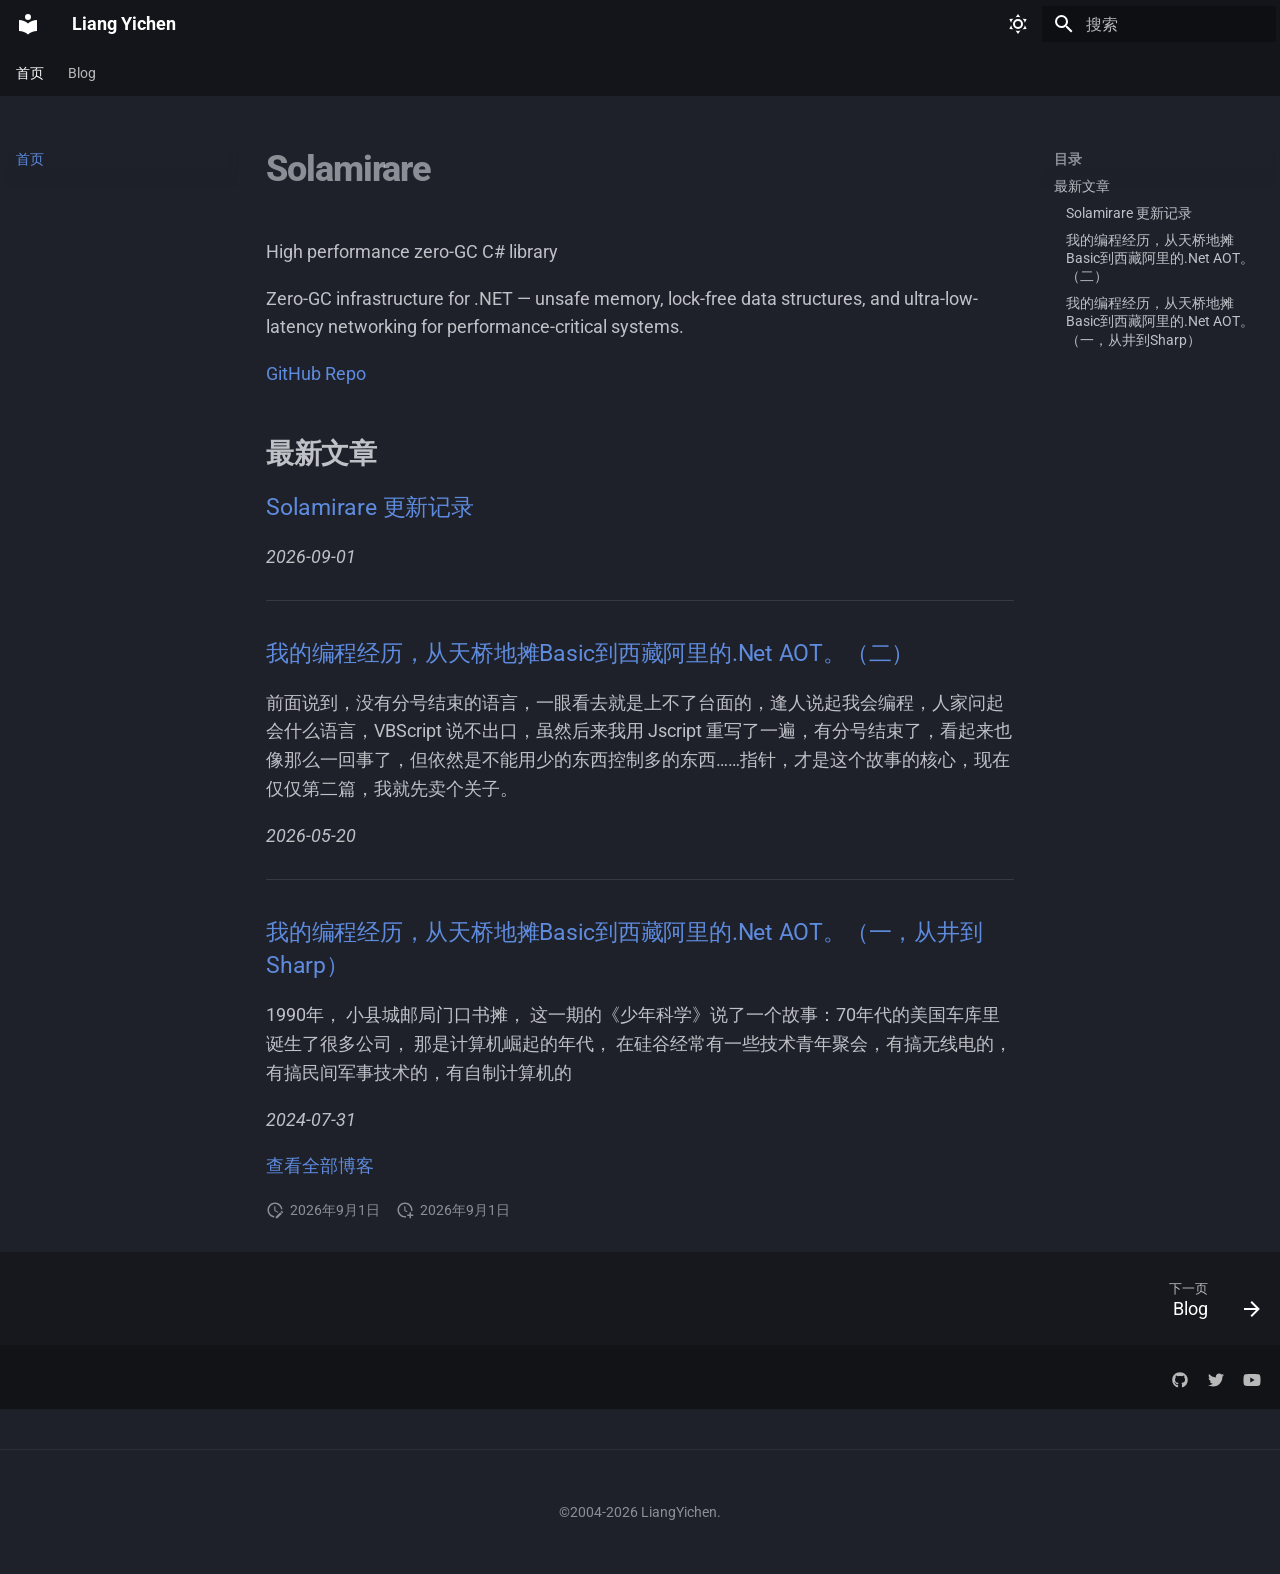
<file: index.html>
<!DOCTYPE html><html lang=zh class=no-js><head><meta charset=utf-8><meta name=viewport content="width=device-width,initial-scale=1"><meta name=description content="a Programer & a Photographer."><link href=https://www.liangyichen.org/ rel=canonical><link href=blog/ rel=next><link rel=icon href=images/favicon.ico><meta name=generator content="mkdocs-1.6.1, mkdocs-material-9.7.6"><title>Liang Yichen</title><link rel=stylesheet href=assets/stylesheets/main.484c7ddc.min.css><link rel=stylesheet href=assets/stylesheets/palette.ab4e12ef.min.css><link rel=preconnect href=https://fonts.gstatic.com crossorigin><link rel=stylesheet href="https://fonts.googleapis.com/css?family=Roboto:300,300i,400,400i,700,700i%7CRoboto+Mono:400,400i,700,700i&display=fallback"><style>:root{--md-text-font:"Roboto";--md-code-font:"Roboto Mono"}</style><link rel=stylesheet href=stylesheets/extra.css><script>__md_scope=new URL(".",location),__md_hash=e=>[...e].reduce(((e,_)=>(e<<5)-e+_.charCodeAt(0)),0),__md_get=(e,_=localStorage,t=__md_scope)=>JSON.parse(_.getItem(t.pathname+"."+e)),__md_set=(e,_,t=localStorage,a=__md_scope)=>{try{t.setItem(a.pathname+"."+e,JSON.stringify(_))}catch(e){}}</script><link href=assets/stylesheets/glightbox.min.css rel=stylesheet><script src=assets/javascripts/glightbox.min.js></script><style id=glightbox-style>
            html.glightbox-open { overflow: initial; height: 100%; }
            .gslide-title { margin-top: 0px; user-select: text; }
            .gslide-desc { color: #666; user-select: text; }
            .gslide-image img { background: white; }
            .gscrollbar-fixer { padding-right: 15px; }
            .gdesc-inner { font-size: 0.75rem; }
            body[data-md-color-scheme="slate"] .gdesc-inner { background: var(--md-default-bg-color); }
            body[data-md-color-scheme="slate"] .gslide-title { color: var(--md-default-fg-color); }
            body[data-md-color-scheme="slate"] .gslide-desc { color: var(--md-default-fg-color); }
        </style></head> <body dir=ltr data-md-color-scheme=slate data-md-color-primary=black data-md-color-accent=indigo> <input class=md-toggle data-md-toggle=drawer type=checkbox id=__drawer autocomplete=off> <input class=md-toggle data-md-toggle=search type=checkbox id=__search autocomplete=off> <label class=md-overlay for=__drawer></label> <div data-md-component=skip> <a href=#solamirare class=md-skip> 跳转至 </a> </div> <div data-md-component=announce> </div> <header class=md-header data-md-component=header> <nav class="md-header__inner md-grid" aria-label=页眉> <a href=. title="Liang Yichen" class="md-header__button md-logo" aria-label="Liang Yichen" data-md-component=logo> <svg xmlns=http://www.w3.org/2000/svg viewbox="0 0 24 24"><path d="M12 8a3 3 0 0 0 3-3 3 3 0 0 0-3-3 3 3 0 0 0-3 3 3 3 0 0 0 3 3m0 3.54C9.64 9.35 6.5 8 3 8v11c3.5 0 6.64 1.35 9 3.54 2.36-2.19 5.5-3.54 9-3.54V8c-3.5 0-6.64 1.35-9 3.54"></path></svg> </a> <label class="md-header__button md-icon" for=__drawer> <svg xmlns=http://www.w3.org/2000/svg viewbox="0 0 24 24"><path d="M3 6h18v2H3zm0 5h18v2H3zm0 5h18v2H3z"></path></svg> </label> <div class=md-header__title data-md-component=header-title> <div class=md-header__ellipsis> <div class=md-header__topic> <span class=md-ellipsis> Liang Yichen </span> </div> <div class=md-header__topic data-md-component=header-topic> <span class=md-ellipsis> 首页 </span> </div> </div> </div> <form class=md-header__option data-md-component=palette> <input class=md-option data-md-color-media data-md-color-scheme=slate data-md-color-primary=black data-md-color-accent=indigo aria-label=切换亮色模式 type=radio name=__palette id=__palette_0> <label class="md-header__button md-icon" title=切换亮色模式 for=__palette_1 hidden> <svg xmlns=http://www.w3.org/2000/svg viewbox="0 0 24 24"><path d="M12 7a5 5 0 0 1 5 5 5 5 0 0 1-5 5 5 5 0 0 1-5-5 5 5 0 0 1 5-5m0 2a3 3 0 0 0-3 3 3 3 0 0 0 3 3 3 3 0 0 0 3-3 3 3 0 0 0-3-3m0-7 2.39 3.42C13.65 5.15 12.84 5 12 5s-1.65.15-2.39.42zM3.34 7l4.16-.35A7.2 7.2 0 0 0 5.94 8.5c-.44.74-.69 1.5-.83 2.29zm.02 10 1.76-3.77a7.131 7.131 0 0 0 2.38 4.14zM20.65 7l-1.77 3.79a7.02 7.02 0 0 0-2.38-4.15zm-.01 10-4.14.36c.59-.51 1.12-1.14 1.54-1.86.42-.73.69-1.5.83-2.29zM12 22l-2.41-3.44c.74.27 1.55.44 2.41.44.82 0 1.63-.17 2.37-.44z"></path></svg> </label> <input class=md-option data-md-color-media data-md-color-scheme=default data-md-color-primary=white data-md-color-accent=indigo aria-label=切换暗色模式 type=radio name=__palette id=__palette_1> <label class="md-header__button md-icon" title=切换暗色模式 for=__palette_0 hidden> <svg xmlns=http://www.w3.org/2000/svg viewbox="0 0 24 24"><path d="m17.75 4.09-2.53 1.94.91 3.06-2.63-1.81-2.63 1.81.91-3.06-2.53-1.94L12.44 4l1.06-3 1.06 3zm3.5 6.91-1.64 1.25.59 1.98-1.7-1.17-1.7 1.17.59-1.98L15.75 11l2.06-.05L18.5 9l.69 1.95zm-2.28 4.95c.83-.08 1.72 1.1 1.19 1.85-.32.45-.66.87-1.08 1.27C15.17 23 8.84 23 4.94 19.07c-3.91-3.9-3.91-10.24 0-14.14.4-.4.82-.76 1.27-1.08.75-.53 1.93.36 1.85 1.19-.27 2.86.69 5.83 2.89 8.02a9.96 9.96 0 0 0 8.02 2.89m-1.64 2.02a12.08 12.08 0 0 1-7.8-3.47c-2.17-2.19-3.33-5-3.49-7.82-2.81 3.14-2.7 7.96.31 10.98 3.02 3.01 7.84 3.12 10.98.31"></path></svg> </label> </form> <script>var palette=__md_get("__palette");if(palette&&palette.color){if("(prefers-color-scheme)"===palette.color.media){var media=matchMedia("(prefers-color-scheme: light)"),input=document.querySelector(media.matches?"[data-md-color-media='(prefers-color-scheme: light)']":"[data-md-color-media='(prefers-color-scheme: dark)']");palette.color.media=input.getAttribute("data-md-color-media"),palette.color.scheme=input.getAttribute("data-md-color-scheme"),palette.color.primary=input.getAttribute("data-md-color-primary"),palette.color.accent=input.getAttribute("data-md-color-accent")}for(var[key,value]of Object.entries(palette.color))document.body.setAttribute("data-md-color-"+key,value)}</script> <label class="md-header__button md-icon" for=__search> <svg xmlns=http://www.w3.org/2000/svg viewbox="0 0 24 24"><path d="M9.5 3A6.5 6.5 0 0 1 16 9.5c0 1.61-.59 3.09-1.56 4.23l.27.27h.79l5 5-1.5 1.5-5-5v-.79l-.27-.27A6.52 6.52 0 0 1 9.5 16 6.5 6.5 0 0 1 3 9.5 6.5 6.5 0 0 1 9.5 3m0 2C7 5 5 7 5 9.5S7 14 9.5 14 14 12 14 9.5 12 5 9.5 5"></path></svg> </label> <div class=md-search data-md-component=search role=dialog> <label class=md-search__overlay for=__search></label> <div class=md-search__inner role=search> <form class=md-search__form name=search> <input type=text class=md-search__input name=query aria-label=搜索 placeholder=搜索 autocapitalize=off autocorrect=off autocomplete=off spellcheck=false data-md-component=search-query required> <label class="md-search__icon md-icon" for=__search> <svg xmlns=http://www.w3.org/2000/svg viewbox="0 0 24 24"><path d="M9.5 3A6.5 6.5 0 0 1 16 9.5c0 1.61-.59 3.09-1.56 4.23l.27.27h.79l5 5-1.5 1.5-5-5v-.79l-.27-.27A6.52 6.52 0 0 1 9.5 16 6.5 6.5 0 0 1 3 9.5 6.5 6.5 0 0 1 9.5 3m0 2C7 5 5 7 5 9.5S7 14 9.5 14 14 12 14 9.5 12 5 9.5 5"></path></svg> <svg xmlns=http://www.w3.org/2000/svg viewbox="0 0 24 24"><path d="M20 11v2H8l5.5 5.5-1.42 1.42L4.16 12l7.92-7.92L13.5 5.5 8 11z"></path></svg> </label> <nav class=md-search__options aria-label=查找> <button type=reset class="md-search__icon md-icon" title=清空当前内容 aria-label=清空当前内容 tabindex=-1> <svg xmlns=http://www.w3.org/2000/svg viewbox="0 0 24 24"><path d="M19 6.41 17.59 5 12 10.59 6.41 5 5 6.41 10.59 12 5 17.59 6.41 19 12 13.41 17.59 19 19 17.59 13.41 12z"></path></svg> </button> </nav> </form> <div class=md-search__output> <div class=md-search__scrollwrap tabindex=0 data-md-scrollfix> <div class=md-search-result data-md-component=search-result> <div class=md-search-result__meta> 正在初始化搜索引擎 </div> <ol class=md-search-result__list role=presentation></ol> </div> </div> </div> </div> </div> </nav> </header> <div class=md-container data-md-component=container> <nav class=md-tabs aria-label=标签 data-md-component=tabs> <div class=md-grid> <ul class=md-tabs__list> <li class="md-tabs__item md-tabs__item--active"> <a href=. class=md-tabs__link> 首页 </a> </li> <li class=md-tabs__item> <a href=blog/ class=md-tabs__link> Blog </a> </li> </ul> </div> </nav> <main class=md-main data-md-component=main> <div class="md-main__inner md-grid"> <div class="md-sidebar md-sidebar--primary" data-md-component=sidebar data-md-type=navigation> <div class=md-sidebar__scrollwrap> <div class=md-sidebar__inner> <nav class="md-nav md-nav--primary md-nav--lifted" aria-label=导航栏 data-md-level=0> <label class=md-nav__title for=__drawer> <a href=. title="Liang Yichen" class="md-nav__button md-logo" aria-label="Liang Yichen" data-md-component=logo> <svg xmlns=http://www.w3.org/2000/svg viewbox="0 0 24 24"><path d="M12 8a3 3 0 0 0 3-3 3 3 0 0 0-3-3 3 3 0 0 0-3 3 3 3 0 0 0 3 3m0 3.54C9.64 9.35 6.5 8 3 8v11c3.5 0 6.64 1.35 9 3.54 2.36-2.19 5.5-3.54 9-3.54V8c-3.5 0-6.64 1.35-9 3.54"></path></svg> </a> Liang Yichen </label> <ul class=md-nav__list data-md-scrollfix> <li class="md-nav__item md-nav__item--active"> <input class="md-nav__toggle md-toggle" type=checkbox id=__toc> <label class="md-nav__link md-nav__link--active" for=__toc> <span class=md-ellipsis> 首页 </span> <span class="md-nav__icon md-icon"></span> </label> <a href=. class="md-nav__link md-nav__link--active"> <span class=md-ellipsis> 首页 </span> </a> <nav class="md-nav md-nav--secondary" aria-label=目录> <label class=md-nav__title for=__toc> <span class="md-nav__icon md-icon"></span> 目录 </label> <ul class=md-nav__list data-md-component=toc data-md-scrollfix> <li class=md-nav__item> <a href=#_1 class=md-nav__link> <span class=md-ellipsis> 最新文章 </span> </a> <nav class=md-nav aria-label=最新文章> <ul class=md-nav__list> <li class=md-nav__item> <a href=#solamirare_1 class=md-nav__link> <span class=md-ellipsis> Solamirare 更新记录 </span> </a> </li> <li class=md-nav__item> <a href=#basicnet-aot class=md-nav__link> <span class=md-ellipsis> 我的编程经历，从天桥地摊Basic到西藏阿里的.Net AOT。（二） </span> </a> </li> <li class=md-nav__item> <a href=#basicnet-aotsharp class=md-nav__link> <span class=md-ellipsis> 我的编程经历，从天桥地摊Basic到西藏阿里的.Net AOT。（一，从井到Sharp） </span> </a> </li> </ul> </nav> </li> </ul> </nav> </li> <li class=md-nav__item> <a href=blog/ class=md-nav__link> <span class=md-ellipsis> Blog </span> </a> </li> </ul> </nav> </div> </div> </div> <div class="md-sidebar md-sidebar--secondary" data-md-component=sidebar data-md-type=toc> <div class=md-sidebar__scrollwrap> <div class=md-sidebar__inner> <nav class="md-nav md-nav--secondary" aria-label=目录> <label class=md-nav__title for=__toc> <span class="md-nav__icon md-icon"></span> 目录 </label> <ul class=md-nav__list data-md-component=toc data-md-scrollfix> <li class=md-nav__item> <a href=#_1 class=md-nav__link> <span class=md-ellipsis> 最新文章 </span> </a> <nav class=md-nav aria-label=最新文章> <ul class=md-nav__list> <li class=md-nav__item> <a href=#solamirare_1 class=md-nav__link> <span class=md-ellipsis> Solamirare 更新记录 </span> </a> </li> <li class=md-nav__item> <a href=#basicnet-aot class=md-nav__link> <span class=md-ellipsis> 我的编程经历，从天桥地摊Basic到西藏阿里的.Net AOT。（二） </span> </a> </li> <li class=md-nav__item> <a href=#basicnet-aotsharp class=md-nav__link> <span class=md-ellipsis> 我的编程经历，从天桥地摊Basic到西藏阿里的.Net AOT。（一，从井到Sharp） </span> </a> </li> </ul> </nav> </li> </ul> </nav> </div> </div> </div> <div class=md-content data-md-component=content> <article class="md-content__inner md-typeset"> <h1 id=solamirare>Solamirare<a class=headerlink href=#solamirare title="Permanent link">¶</a></h1> <p>High performance zero-GC C# library</p> <p>Zero-GC infrastructure for .NET — unsafe memory, lock-free data structures, and ultra-low-latency networking for performance-critical systems.</p> <p><a href=https://github.com/liangyichen/Solamirare>GitHub Repo</a></p> <h2 id=_1>最新文章<a class=headerlink href=#_1 title="Permanent link">¶</a></h2> <h3 id=solamirare_1><a href=/blog/20260901/ >Solamirare 更新记录</a><a class=headerlink href=#solamirare_1 title="Permanent link">¶</a></h3> <p><em>2026-09-01</em></p> <hr> <h3 id=basicnet-aot><a href=/blog/20260520/ >我的编程经历，从天桥地摊Basic到西藏阿里的.Net AOT。（二）</a><a class=headerlink href=#basicnet-aot title="Permanent link">¶</a></h3> <p>前面说到，没有分号结束的语言，一眼看去就是上不了台面的，逢人说起我会编程，人家问起会什么语言，VBScript 说不出口，虽然后来我用 Jscript 重写了一遍，有分号结束了，看起来也像那么一回事了，但依然是不能用少的东西控制多的东西……指针，才是这个故事的核心，现在仅仅第二篇，我就先卖个关子。</p> <p><em>2026-05-20</em></p> <hr> <h3 id=basicnet-aotsharp><a href=/blog/20240721/ >我的编程经历，从天桥地摊Basic到西藏阿里的.Net AOT。（一，从井到Sharp）</a><a class=headerlink href=#basicnet-aotsharp title="Permanent link">¶</a></h3> <p>1990年， 小县城邮局门口书摊， 这一期的《少年科学》说了一个故事：70年代的美国车库里诞生了很多公司， 那是计算机崛起的年代， 在硅谷经常有一些技术青年聚会，有搞无线电的，有搞民间军事技术的，有自制计算机的</p> <p><em>2024-07-31</em></p> <p><a href=blog/ >查看全部博客</a></p> <aside class=md-source-file> <span class=md-source-file__fact> <span class=md-icon title=最后更新> <svg xmlns=http://www.w3.org/2000/svg viewbox="0 0 24 24"><path d="M21 13.1c-.1 0-.3.1-.4.2l-1 1 2.1 2.1 1-1c.2-.2.2-.6 0-.8l-1.3-1.3c-.1-.1-.2-.2-.4-.2m-1.9 1.8-6.1 6V23h2.1l6.1-6.1zM12.5 7v5.2l4 2.4-1 1L11 13V7zM11 21.9c-5.1-.5-9-4.8-9-9.9C2 6.5 6.5 2 12 2c5.3 0 9.6 4.1 10 9.3-.3-.1-.6-.2-1-.2s-.7.1-1 .2C19.6 7.2 16.2 4 12 4c-4.4 0-8 3.6-8 8 0 4.1 3.1 7.5 7.1 7.9l-.1.2z"></path></svg> </span> <span class="git-revision-date-localized-plugin git-revision-date-localized-plugin-date" title="2026年9月1日 17:56:54 UTC">2026年9月1日</span> </span> <span class=md-source-file__fact> <span class=md-icon title=创建日期> <svg xmlns=http://www.w3.org/2000/svg viewbox="0 0 24 24"><path d="M14.47 15.08 11 13V7h1.5v5.25l3.08 1.83c-.41.28-.79.62-1.11 1m-1.39 4.84c-.36.05-.71.08-1.08.08-4.42 0-8-3.58-8-8s3.58-8 8-8 8 3.58 8 8c0 .37-.03.72-.08 1.08.69.1 1.33.32 1.92.64.1-.56.16-1.13.16-1.72 0-5.5-4.5-10-10-10S2 6.5 2 12s4.47 10 10 10c.59 0 1.16-.06 1.72-.16-.32-.59-.54-1.23-.64-1.92M18 15v3h-3v2h3v3h2v-3h3v-2h-3v-3z"></path></svg> </span> <span class="git-revision-date-localized-plugin git-revision-date-localized-plugin-date" title="2026年9月1日 17:56:54 UTC">2026年9月1日</span> </span> </aside> </article> </div> <script>var target=document.getElementById(location.hash.slice(1));target&&target.name&&(target.checked=target.name.startsWith("__tabbed_"))</script> </div> <button type=button class="md-top md-icon" data-md-component=top hidden> <svg xmlns=http://www.w3.org/2000/svg viewbox="0 0 24 24"><path d="M13 20h-2V8l-5.5 5.5-1.42-1.42L12 4.16l7.92 7.92-1.42 1.42L13 8z"></path></svg> 回到页面顶部 </button> </main> <footer class=md-footer> <nav class="md-footer__inner md-grid" aria-label=页脚> <a href=blog/ class="md-footer__link md-footer__link--next" aria-label="下一页: Blog"> <div class=md-footer__title> <span class=md-footer__direction> 下一页 </span> <div class=md-ellipsis> Blog </div> </div> <div class="md-footer__button md-icon"> <svg xmlns=http://www.w3.org/2000/svg viewbox="0 0 24 24"><path d="M4 11v2h12l-5.5 5.5 1.42 1.42L19.84 12l-7.92-7.92L10.5 5.5 16 11z"></path></svg> </div> </a> </nav> <div class="md-footer-meta md-typeset"> <div class="md-footer-meta__inner md-grid"> <div class=md-copyright> </div> <div class=md-social> <a href=https://github.com/liangyichen target=_blank rel=noopener title=github.com class=md-social__link> <svg xmlns=http://www.w3.org/2000/svg viewbox="0 0 512 512"><!-- Font Awesome Free 7.1.0 by @fontawesome - https://fontawesome.com License - https://fontawesome.com/license/free (Icons: CC BY 4.0, Fonts: SIL OFL 1.1, Code: MIT License) Copyright 2025 Fonticons, Inc.--><path d="M173.9 397.4c0 2-2.3 3.6-5.2 3.6-3.3.3-5.6-1.3-5.6-3.6 0-2 2.3-3.6 5.2-3.6 3-.3 5.6 1.3 5.6 3.6m-31.1-4.5c-.7 2 1.3 4.3 4.3 4.9 2.6 1 5.6 0 6.2-2s-1.3-4.3-4.3-5.2c-2.6-.7-5.5.3-6.2 2.3m44.2-1.7c-2.9.7-4.9 2.6-4.6 4.9.3 2 2.9 3.3 5.9 2.6 2.9-.7 4.9-2.6 4.6-4.6-.3-1.9-3-3.2-5.9-2.9M252.8 8C114.1 8 8 113.3 8 252c0 110.9 69.8 205.8 169.5 239.2 12.8 2.3 17.3-5.6 17.3-12.1 0-6.2-.3-40.4-.3-61.4 0 0-70 15-84.7-29.8 0 0-11.4-29.1-27.8-36.6 0 0-22.9-15.7 1.6-15.4 0 0 24.9 2 38.6 25.8 21.9 38.6 58.6 27.5 72.9 20.9 2.3-16 8.8-27.1 16-33.7-55.9-6.2-112.3-14.3-112.3-110.5 0-27.5 7.6-41.3 23.6-58.9-2.6-6.5-11.1-33.3 2.6-67.9 20.9-6.5 69 27 69 27 20-5.6 41.5-8.5 62.8-8.5s42.8 2.9 62.8 8.5c0 0 48.1-33.6 69-27 13.7 34.7 5.2 61.4 2.6 67.9 16 17.7 25.8 31.5 25.8 58.9 0 96.5-58.9 104.2-114.8 110.5 9.2 7.9 17 22.9 17 46.4 0 33.7-.3 75.4-.3 83.6 0 6.5 4.6 14.4 17.3 12.1C436.2 457.8 504 362.9 504 252 504 113.3 391.5 8 252.8 8M105.2 352.9c-1.3 1-1 3.3.7 5.2 1.6 1.6 3.9 2.3 5.2 1 1.3-1 1-3.3-.7-5.2-1.6-1.6-3.9-2.3-5.2-1m-10.8-8.1c-.7 1.3.3 2.9 2.3 3.9 1.6 1 3.6.7 4.3-.7.7-1.3-.3-2.9-2.3-3.9-2-.6-3.6-.3-4.3.7m32.4 35.6c-1.6 1.3-1 4.3 1.3 6.2 2.3 2.3 5.2 2.6 6.5 1 1.3-1.3.7-4.3-1.3-6.2-2.2-2.3-5.2-2.6-6.5-1m-11.4-14.7c-1.6 1-1.6 3.6 0 5.9s4.3 3.3 5.6 2.3c1.6-1.3 1.6-3.9 0-6.2-1.4-2.3-4-3.3-5.6-2"></path></svg> </a> <a href=https://x.com/himalayavideo target=_blank rel=noopener title=x.com class=md-social__link> <svg xmlns=http://www.w3.org/2000/svg viewbox="0 0 512 512"><!-- Font Awesome Free 7.1.0 by @fontawesome - https://fontawesome.com License - https://fontawesome.com/license/free (Icons: CC BY 4.0, Fonts: SIL OFL 1.1, Code: MIT License) Copyright 2025 Fonticons, Inc.--><path d="M459.4 151.7c.3 4.5.3 9.1.3 13.6 0 138.7-105.6 298.6-298.6 298.6-59.5 0-114.7-17.2-161.1-47.1 8.4 1 16.6 1.3 25.3 1.3 49.1 0 94.2-16.6 130.3-44.8-46.1-1-84.8-31.2-98.1-72.8 6.5 1 13 1.6 19.8 1.6 9.4 0 18.8-1.3 27.6-3.6-48.1-9.7-84.1-52-84.1-103v-1.3c14 7.8 30.2 12.7 47.4 13.3-28.3-18.8-46.8-51-46.8-87.4 0-19.5 5.2-37.4 14.3-53C87.4 130.8 165 172.4 252.1 176.9c-1.6-7.8-2.6-15.9-2.6-24C249.5 95.1 296.3 48 354.4 48c30.2 0 57.5 12.7 76.7 33.1 23.7-4.5 46.5-13.3 66.6-25.3-7.8 24.4-24.4 44.8-46.1 57.8 21.1-2.3 41.6-8.1 60.4-16.2-14.3 20.8-32.2 39.3-52.6 54.3"></path></svg> </a> <a href=https://www.youtube.com/@HimalayaVideo target=_blank rel=noopener title=www.youtube.com class=md-social__link> <svg xmlns=http://www.w3.org/2000/svg viewbox="0 0 576 512"><!-- Font Awesome Free 7.1.0 by @fontawesome - https://fontawesome.com License - https://fontawesome.com/license/free (Icons: CC BY 4.0, Fonts: SIL OFL 1.1, Code: MIT License) Copyright 2025 Fonticons, Inc.--><path d="M549.7 124.1c-6.2-23.7-24.8-42.3-48.3-48.6C458.9 64 288.1 64 288.1 64S117.3 64 74.7 75.5c-23.5 6.3-42 24.9-48.3 48.6C15 167 15 256.4 15 256.4s0 89.4 11.4 132.3c6.3 23.6 24.8 41.5 48.3 47.8C117.3 448 288.1 448 288.1 448s170.8 0 213.4-11.5c23.5-6.3 42-24.2 48.3-47.8 11.4-42.9 11.4-132.3 11.4-132.3s0-89.4-11.4-132.3zM232.2 337.6V175.2l142.7 81.2z"></path></svg> </a> </div> </div> </div> </footer> <div class=custom-site-footer> <div class=custom-site-footer-content> <p> ©2004-2026 LiangYichen. </p> </div> </div> </div> <div class=md-dialog data-md-component=dialog> <div class="md-dialog__inner md-typeset"></div> </div> <div class=md-progress data-md-component=progress role=progressbar></div> <script id=__config type=application/json>{"annotate": null, "base": ".", "features": ["navigation.instant", "navigation.instant.progress", "navigation.tabs", "navigation.expand", "navigation.top", "navigation.footer", "toc.follow", "content.code.copy", "content.code.annotate"], "search": "assets/javascripts/workers/search.2c215733.min.js", "tags": null, "translations": {"clipboard.copied": "\u5df2\u590d\u5236", "clipboard.copy": "\u590d\u5236", "search.result.more.one": "\u5728\u8be5\u9875\u4e0a\u8fd8\u6709 1 \u4e2a\u7b26\u5408\u6761\u4ef6\u7684\u7ed3\u679c", "search.result.more.other": "\u5728\u8be5\u9875\u4e0a\u8fd8\u6709 # \u4e2a\u7b26\u5408\u6761\u4ef6\u7684\u7ed3\u679c", "search.result.none": "\u6ca1\u6709\u627e\u5230\u7b26\u5408\u6761\u4ef6\u7684\u7ed3\u679c", "search.result.one": "\u627e\u5230 1 \u4e2a\u7b26\u5408\u6761\u4ef6\u7684\u7ed3\u679c", "search.result.other": "# \u4e2a\u7b26\u5408\u6761\u4ef6\u7684\u7ed3\u679c", "search.result.placeholder": "\u952e\u5165\u4ee5\u5f00\u59cb\u641c\u7d22", "search.result.term.missing": "\u7f3a\u5c11", "select.version": "\u9009\u62e9\u5f53\u524d\u7248\u672c"}, "version": null}</script> <script src=assets/javascripts/bundle.79ae519e.min.js></script> <script id=init-glightbox>const lightbox = GLightbox({"touchNavigation": true, "loop": false, "zoomable": true, "draggable": true, "openEffect": "zoom", "closeEffect": "zoom", "slideEffect": "slide"});
document$.subscribe(()=>{ lightbox.reload(); });
</script></body></html>
</file>
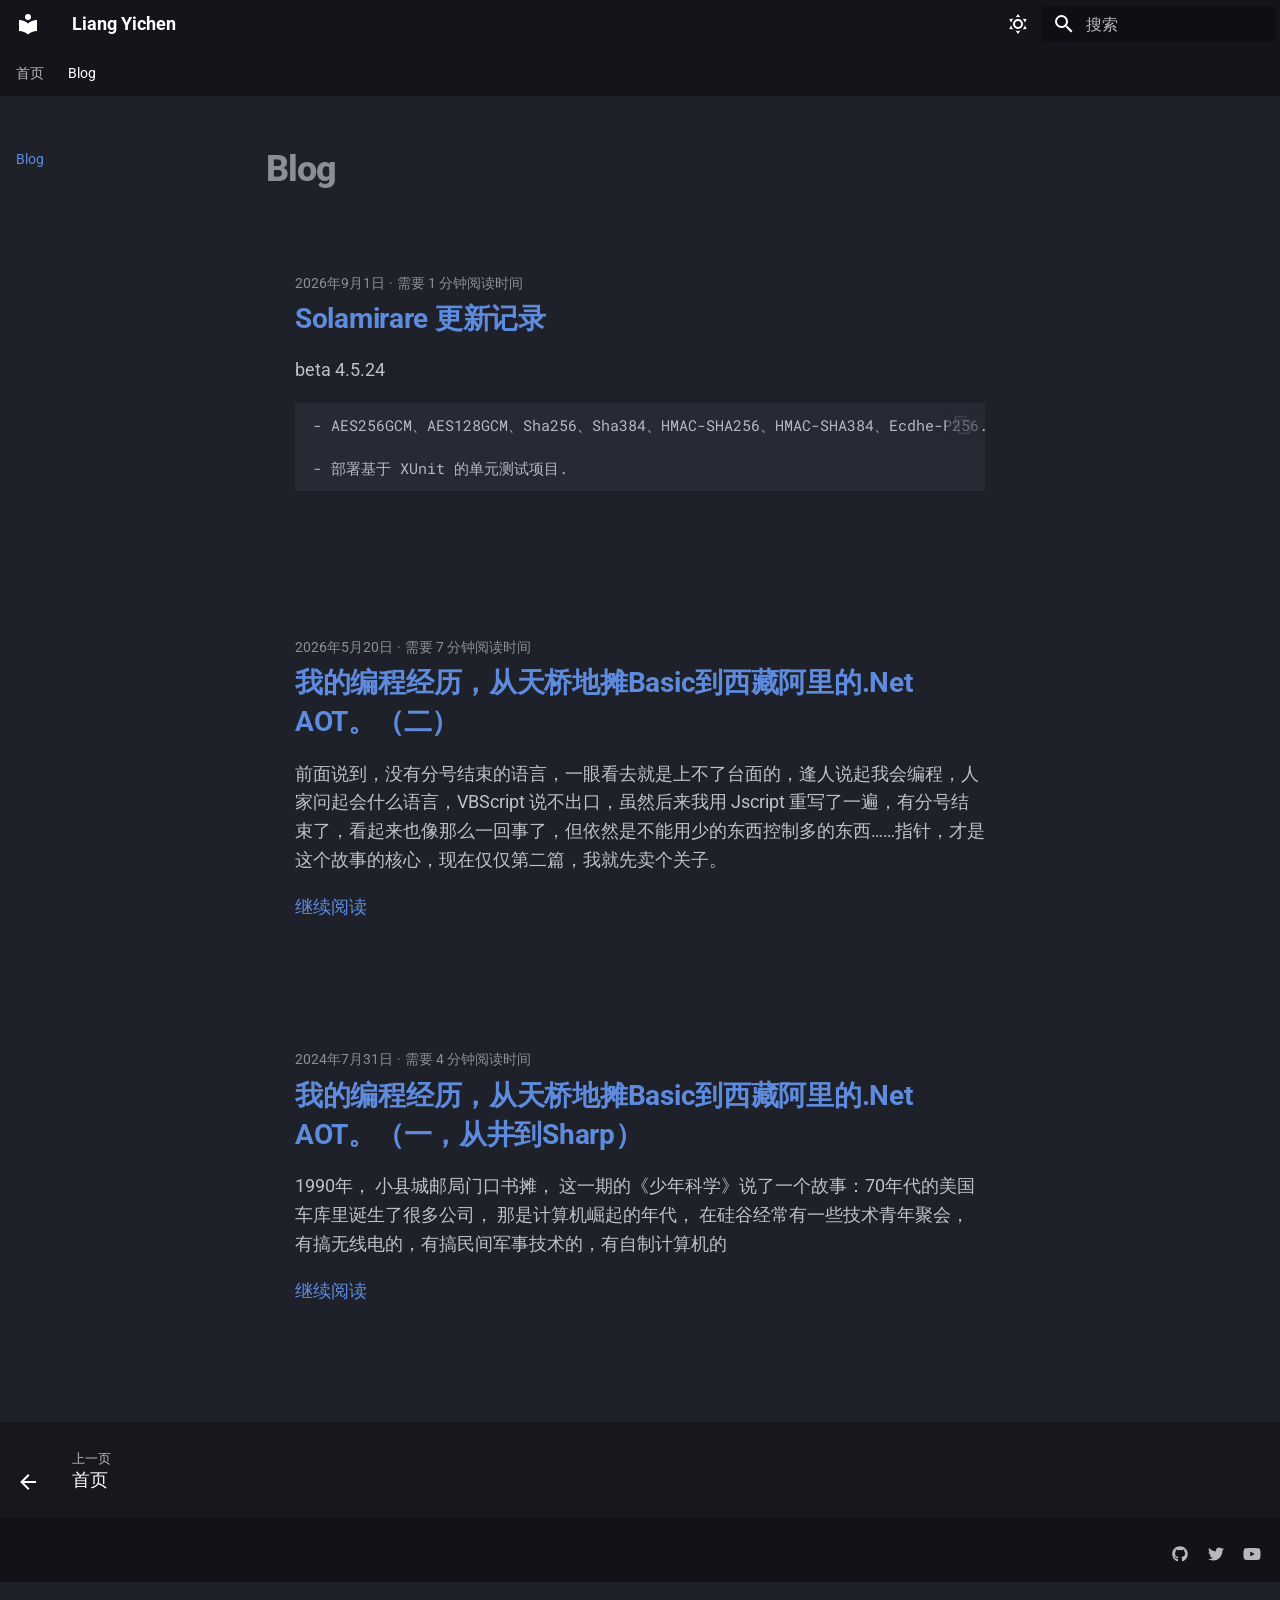
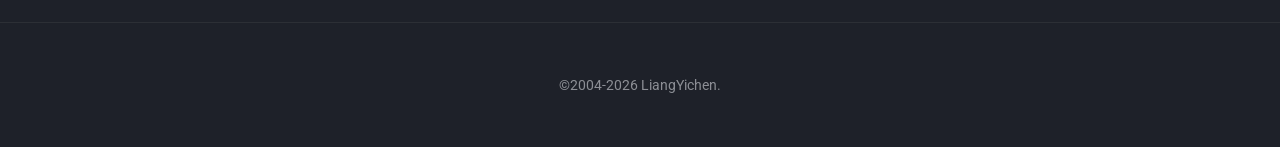
<file: blog/index.html>
<!DOCTYPE html><html lang=zh class=no-js><head><meta charset=utf-8><meta name=viewport content="width=device-width,initial-scale=1"><meta name=description content="a Programer & a Photographer."><link href=https://www.liangyichen.org/blog/ rel=canonical><link rel=prev href=..><link rel=icon href=../images/favicon.ico><meta name=generator content="mkdocs-1.6.1, mkdocs-material-9.7.6"><title>Blog - Liang Yichen</title><link rel=stylesheet href=../assets/stylesheets/main.484c7ddc.min.css><link rel=stylesheet href=../assets/stylesheets/palette.ab4e12ef.min.css><link rel=preconnect href=https://fonts.gstatic.com crossorigin><link rel=stylesheet href="https://fonts.googleapis.com/css?family=Roboto:300,300i,400,400i,700,700i%7CRoboto+Mono:400,400i,700,700i&display=fallback"><style>:root{--md-text-font:"Roboto";--md-code-font:"Roboto Mono"}</style><link rel=stylesheet href=../stylesheets/extra.css><script>__md_scope=new URL("..",location),__md_hash=e=>[...e].reduce(((e,_)=>(e<<5)-e+_.charCodeAt(0)),0),__md_get=(e,_=localStorage,t=__md_scope)=>JSON.parse(_.getItem(t.pathname+"."+e)),__md_set=(e,_,t=localStorage,a=__md_scope)=>{try{t.setItem(a.pathname+"."+e,JSON.stringify(_))}catch(e){}}</script><link href=../assets/stylesheets/glightbox.min.css rel=stylesheet><script src=../assets/javascripts/glightbox.min.js></script><style id=glightbox-style>
            html.glightbox-open { overflow: initial; height: 100%; }
            .gslide-title { margin-top: 0px; user-select: text; }
            .gslide-desc { color: #666; user-select: text; }
            .gslide-image img { background: white; }
            .gscrollbar-fixer { padding-right: 15px; }
            .gdesc-inner { font-size: 0.75rem; }
            body[data-md-color-scheme="slate"] .gdesc-inner { background: var(--md-default-bg-color); }
            body[data-md-color-scheme="slate"] .gslide-title { color: var(--md-default-fg-color); }
            body[data-md-color-scheme="slate"] .gslide-desc { color: var(--md-default-fg-color); }
        </style></head> <body dir=ltr data-md-color-scheme=slate data-md-color-primary=black data-md-color-accent=indigo> <input class=md-toggle data-md-toggle=drawer type=checkbox id=__drawer autocomplete=off> <input class=md-toggle data-md-toggle=search type=checkbox id=__search autocomplete=off> <label class=md-overlay for=__drawer></label> <div data-md-component=skip> <a href=#blog class=md-skip> 跳转至 </a> </div> <div data-md-component=announce> </div> <header class=md-header data-md-component=header> <nav class="md-header__inner md-grid" aria-label=页眉> <a href=.. title="Liang Yichen" class="md-header__button md-logo" aria-label="Liang Yichen" data-md-component=logo> <svg xmlns=http://www.w3.org/2000/svg viewbox="0 0 24 24"><path d="M12 8a3 3 0 0 0 3-3 3 3 0 0 0-3-3 3 3 0 0 0-3 3 3 3 0 0 0 3 3m0 3.54C9.64 9.35 6.5 8 3 8v11c3.5 0 6.64 1.35 9 3.54 2.36-2.19 5.5-3.54 9-3.54V8c-3.5 0-6.64 1.35-9 3.54"></path></svg> </a> <label class="md-header__button md-icon" for=__drawer> <svg xmlns=http://www.w3.org/2000/svg viewbox="0 0 24 24"><path d="M3 6h18v2H3zm0 5h18v2H3zm0 5h18v2H3z"></path></svg> </label> <div class=md-header__title data-md-component=header-title> <div class=md-header__ellipsis> <div class=md-header__topic> <span class=md-ellipsis> Liang Yichen </span> </div> <div class=md-header__topic data-md-component=header-topic> <span class=md-ellipsis> Blog </span> </div> </div> </div> <form class=md-header__option data-md-component=palette> <input class=md-option data-md-color-media data-md-color-scheme=slate data-md-color-primary=black data-md-color-accent=indigo aria-label=切换亮色模式 type=radio name=__palette id=__palette_0> <label class="md-header__button md-icon" title=切换亮色模式 for=__palette_1 hidden> <svg xmlns=http://www.w3.org/2000/svg viewbox="0 0 24 24"><path d="M12 7a5 5 0 0 1 5 5 5 5 0 0 1-5 5 5 5 0 0 1-5-5 5 5 0 0 1 5-5m0 2a3 3 0 0 0-3 3 3 3 0 0 0 3 3 3 3 0 0 0 3-3 3 3 0 0 0-3-3m0-7 2.39 3.42C13.65 5.15 12.84 5 12 5s-1.65.15-2.39.42zM3.34 7l4.16-.35A7.2 7.2 0 0 0 5.94 8.5c-.44.74-.69 1.5-.83 2.29zm.02 10 1.76-3.77a7.131 7.131 0 0 0 2.38 4.14zM20.65 7l-1.77 3.79a7.02 7.02 0 0 0-2.38-4.15zm-.01 10-4.14.36c.59-.51 1.12-1.14 1.54-1.86.42-.73.69-1.5.83-2.29zM12 22l-2.41-3.44c.74.27 1.55.44 2.41.44.82 0 1.63-.17 2.37-.44z"></path></svg> </label> <input class=md-option data-md-color-media data-md-color-scheme=default data-md-color-primary=white data-md-color-accent=indigo aria-label=切换暗色模式 type=radio name=__palette id=__palette_1> <label class="md-header__button md-icon" title=切换暗色模式 for=__palette_0 hidden> <svg xmlns=http://www.w3.org/2000/svg viewbox="0 0 24 24"><path d="m17.75 4.09-2.53 1.94.91 3.06-2.63-1.81-2.63 1.81.91-3.06-2.53-1.94L12.44 4l1.06-3 1.06 3zm3.5 6.91-1.64 1.25.59 1.98-1.7-1.17-1.7 1.17.59-1.98L15.75 11l2.06-.05L18.5 9l.69 1.95zm-2.28 4.95c.83-.08 1.72 1.1 1.19 1.85-.32.45-.66.87-1.08 1.27C15.17 23 8.84 23 4.94 19.07c-3.91-3.9-3.91-10.24 0-14.14.4-.4.82-.76 1.27-1.08.75-.53 1.93.36 1.85 1.19-.27 2.86.69 5.83 2.89 8.02a9.96 9.96 0 0 0 8.02 2.89m-1.64 2.02a12.08 12.08 0 0 1-7.8-3.47c-2.17-2.19-3.33-5-3.49-7.82-2.81 3.14-2.7 7.96.31 10.98 3.02 3.01 7.84 3.12 10.98.31"></path></svg> </label> </form> <script>var palette=__md_get("__palette");if(palette&&palette.color){if("(prefers-color-scheme)"===palette.color.media){var media=matchMedia("(prefers-color-scheme: light)"),input=document.querySelector(media.matches?"[data-md-color-media='(prefers-color-scheme: light)']":"[data-md-color-media='(prefers-color-scheme: dark)']");palette.color.media=input.getAttribute("data-md-color-media"),palette.color.scheme=input.getAttribute("data-md-color-scheme"),palette.color.primary=input.getAttribute("data-md-color-primary"),palette.color.accent=input.getAttribute("data-md-color-accent")}for(var[key,value]of Object.entries(palette.color))document.body.setAttribute("data-md-color-"+key,value)}</script> <label class="md-header__button md-icon" for=__search> <svg xmlns=http://www.w3.org/2000/svg viewbox="0 0 24 24"><path d="M9.5 3A6.5 6.5 0 0 1 16 9.5c0 1.61-.59 3.09-1.56 4.23l.27.27h.79l5 5-1.5 1.5-5-5v-.79l-.27-.27A6.52 6.52 0 0 1 9.5 16 6.5 6.5 0 0 1 3 9.5 6.5 6.5 0 0 1 9.5 3m0 2C7 5 5 7 5 9.5S7 14 9.5 14 14 12 14 9.5 12 5 9.5 5"></path></svg> </label> <div class=md-search data-md-component=search role=dialog> <label class=md-search__overlay for=__search></label> <div class=md-search__inner role=search> <form class=md-search__form name=search> <input type=text class=md-search__input name=query aria-label=搜索 placeholder=搜索 autocapitalize=off autocorrect=off autocomplete=off spellcheck=false data-md-component=search-query required> <label class="md-search__icon md-icon" for=__search> <svg xmlns=http://www.w3.org/2000/svg viewbox="0 0 24 24"><path d="M9.5 3A6.5 6.5 0 0 1 16 9.5c0 1.61-.59 3.09-1.56 4.23l.27.27h.79l5 5-1.5 1.5-5-5v-.79l-.27-.27A6.52 6.52 0 0 1 9.5 16 6.5 6.5 0 0 1 3 9.5 6.5 6.5 0 0 1 9.5 3m0 2C7 5 5 7 5 9.5S7 14 9.5 14 14 12 14 9.5 12 5 9.5 5"></path></svg> <svg xmlns=http://www.w3.org/2000/svg viewbox="0 0 24 24"><path d="M20 11v2H8l5.5 5.5-1.42 1.42L4.16 12l7.92-7.92L13.5 5.5 8 11z"></path></svg> </label> <nav class=md-search__options aria-label=查找> <button type=reset class="md-search__icon md-icon" title=清空当前内容 aria-label=清空当前内容 tabindex=-1> <svg xmlns=http://www.w3.org/2000/svg viewbox="0 0 24 24"><path d="M19 6.41 17.59 5 12 10.59 6.41 5 5 6.41 10.59 12 5 17.59 6.41 19 12 13.41 17.59 19 19 17.59 13.41 12z"></path></svg> </button> </nav> </form> <div class=md-search__output> <div class=md-search__scrollwrap tabindex=0 data-md-scrollfix> <div class=md-search-result data-md-component=search-result> <div class=md-search-result__meta> 正在初始化搜索引擎 </div> <ol class=md-search-result__list role=presentation></ol> </div> </div> </div> </div> </div> </nav> </header> <div class=md-container data-md-component=container> <nav class=md-tabs aria-label=标签 data-md-component=tabs> <div class=md-grid> <ul class=md-tabs__list> <li class=md-tabs__item> <a href=.. class=md-tabs__link> 首页 </a> </li> <li class="md-tabs__item md-tabs__item--active"> <a href=./ class=md-tabs__link> Blog </a> </li> </ul> </div> </nav> <main class=md-main data-md-component=main> <div class="md-main__inner md-grid"> <div class="md-sidebar md-sidebar--primary" data-md-component=sidebar data-md-type=navigation> <div class=md-sidebar__scrollwrap> <div class=md-sidebar__inner> <nav class="md-nav md-nav--primary md-nav--lifted" aria-label=导航栏 data-md-level=0> <label class=md-nav__title for=__drawer> <a href=.. title="Liang Yichen" class="md-nav__button md-logo" aria-label="Liang Yichen" data-md-component=logo> <svg xmlns=http://www.w3.org/2000/svg viewbox="0 0 24 24"><path d="M12 8a3 3 0 0 0 3-3 3 3 0 0 0-3-3 3 3 0 0 0-3 3 3 3 0 0 0 3 3m0 3.54C9.64 9.35 6.5 8 3 8v11c3.5 0 6.64 1.35 9 3.54 2.36-2.19 5.5-3.54 9-3.54V8c-3.5 0-6.64 1.35-9 3.54"></path></svg> </a> Liang Yichen </label> <ul class=md-nav__list data-md-scrollfix> <li class=md-nav__item> <a href=.. class=md-nav__link> <span class=md-ellipsis> 首页 </span> </a> </li> <li class="md-nav__item md-nav__item--active"> <input class="md-nav__toggle md-toggle" type=checkbox id=__toc> <a href=./ class="md-nav__link md-nav__link--active"> <span class=md-ellipsis> Blog </span> </a> </li> </ul> </nav> </div> </div> </div> <div class="md-sidebar md-sidebar--secondary" data-md-component=sidebar data-md-type=toc> <div class=md-sidebar__scrollwrap> <div class=md-sidebar__inner> <nav class="md-nav md-nav--secondary" aria-label=目录> </nav> </div> </div> </div> <div class=md-content data-md-component=content> <div class=md-content__inner> <header class=md-typeset> <h1 id=blog>Blog<a class=headerlink href=#blog title="Permanent link">¶</a></h1> </header> <article class="md-post md-post--excerpt"> <header class=md-post__header> <div class="md-post__meta md-meta"> <ul class=md-meta__list> <li class=md-meta__item> <time datetime="2026-09-01 00:00:00+00:00">2026年9月1日</time></li> <li class=md-meta__item> 需要 1 分钟阅读时间 </li> </ul> </div> </header> <div class="md-post__content md-typeset"> <h2 id=solamirare><a href=20260901/ class=toclink>Solamirare 更新记录</a></h2> <p>beta 4.5.24</p> <div class=highlight><pre><span></span><code>- AES256GCM、AES128GCM、Sha256、Sha384、HMAC-SHA256、HMAC-SHA384、Ecdhe-P256.

- 部署基于 XUnit 的单元测试项目.
</code></pre></div> </div> </article> <article class="md-post md-post--excerpt"> <header class=md-post__header> <div class="md-post__meta md-meta"> <ul class=md-meta__list> <li class=md-meta__item> <time datetime="2026-05-20 00:00:00+00:00">2026年5月20日</time></li> <li class=md-meta__item> 需要 7 分钟阅读时间 </li> </ul> </div> </header> <div class="md-post__content md-typeset"> <h2 id=basicnet-aot><a href=20260520/ class=toclink>我的编程经历，从天桥地摊Basic到西藏阿里的.Net AOT。（二）</a></h2> <p>前面说到，没有分号结束的语言，一眼看去就是上不了台面的，逢人说起我会编程，人家问起会什么语言，VBScript 说不出口，虽然后来我用 Jscript 重写了一遍，有分号结束了，看起来也像那么一回事了，但依然是不能用少的东西控制多的东西……指针，才是这个故事的核心，现在仅仅第二篇，我就先卖个关子。</p> <nav class=md-post__action> <a href=20260520/ > 继续阅读 </a> </nav> </div> </article> <article class="md-post md-post--excerpt"> <header class=md-post__header> <div class="md-post__meta md-meta"> <ul class=md-meta__list> <li class=md-meta__item> <time datetime="2024-07-31 00:00:00+00:00">2024年7月31日</time></li> <li class=md-meta__item> 需要 4 分钟阅读时间 </li> </ul> </div> </header> <div class="md-post__content md-typeset"> <h2 id=basicnet-aotsharp><a href=20240721/ class=toclink>我的编程经历，从天桥地摊Basic到西藏阿里的.Net AOT。（一，从井到Sharp）</a></h2> <p>1990年， 小县城邮局门口书摊， 这一期的《少年科学》说了一个故事：70年代的美国车库里诞生了很多公司， 那是计算机崛起的年代， 在硅谷经常有一些技术青年聚会，有搞无线电的，有搞民间军事技术的，有自制计算机的</p> <nav class=md-post__action> <a href=20240721/ > 继续阅读 </a> </nav> </div> </article> <nav class=md-pagination> </nav> </div> </div> <script>var target=document.getElementById(location.hash.slice(1));target&&target.name&&(target.checked=target.name.startsWith("__tabbed_"))</script> </div> <button type=button class="md-top md-icon" data-md-component=top hidden> <svg xmlns=http://www.w3.org/2000/svg viewbox="0 0 24 24"><path d="M13 20h-2V8l-5.5 5.5-1.42-1.42L12 4.16l7.92 7.92-1.42 1.42L13 8z"></path></svg> 回到页面顶部 </button> </main> <footer class=md-footer> <nav class="md-footer__inner md-grid" aria-label=页脚> <a href=.. class="md-footer__link md-footer__link--prev" aria-label="上一页: 首页"> <div class="md-footer__button md-icon"> <svg xmlns=http://www.w3.org/2000/svg viewbox="0 0 24 24"><path d="M20 11v2H8l5.5 5.5-1.42 1.42L4.16 12l7.92-7.92L13.5 5.5 8 11z"></path></svg> </div> <div class=md-footer__title> <span class=md-footer__direction> 上一页 </span> <div class=md-ellipsis> 首页 </div> </div> </a> </nav> <div class="md-footer-meta md-typeset"> <div class="md-footer-meta__inner md-grid"> <div class=md-copyright> </div> <div class=md-social> <a href=https://github.com/liangyichen target=_blank rel=noopener title=github.com class=md-social__link> <svg xmlns=http://www.w3.org/2000/svg viewbox="0 0 512 512"><!-- Font Awesome Free 7.1.0 by @fontawesome - https://fontawesome.com License - https://fontawesome.com/license/free (Icons: CC BY 4.0, Fonts: SIL OFL 1.1, Code: MIT License) Copyright 2025 Fonticons, Inc.--><path d="M173.9 397.4c0 2-2.3 3.6-5.2 3.6-3.3.3-5.6-1.3-5.6-3.6 0-2 2.3-3.6 5.2-3.6 3-.3 5.6 1.3 5.6 3.6m-31.1-4.5c-.7 2 1.3 4.3 4.3 4.9 2.6 1 5.6 0 6.2-2s-1.3-4.3-4.3-5.2c-2.6-.7-5.5.3-6.2 2.3m44.2-1.7c-2.9.7-4.9 2.6-4.6 4.9.3 2 2.9 3.3 5.9 2.6 2.9-.7 4.9-2.6 4.6-4.6-.3-1.9-3-3.2-5.9-2.9M252.8 8C114.1 8 8 113.3 8 252c0 110.9 69.8 205.8 169.5 239.2 12.8 2.3 17.3-5.6 17.3-12.1 0-6.2-.3-40.4-.3-61.4 0 0-70 15-84.7-29.8 0 0-11.4-29.1-27.8-36.6 0 0-22.9-15.7 1.6-15.4 0 0 24.9 2 38.6 25.8 21.9 38.6 58.6 27.5 72.9 20.9 2.3-16 8.8-27.1 16-33.7-55.9-6.2-112.3-14.3-112.3-110.5 0-27.5 7.6-41.3 23.6-58.9-2.6-6.5-11.1-33.3 2.6-67.9 20.9-6.5 69 27 69 27 20-5.6 41.5-8.5 62.8-8.5s42.8 2.9 62.8 8.5c0 0 48.1-33.6 69-27 13.7 34.7 5.2 61.4 2.6 67.9 16 17.7 25.8 31.5 25.8 58.9 0 96.5-58.9 104.2-114.8 110.5 9.2 7.9 17 22.9 17 46.4 0 33.7-.3 75.4-.3 83.6 0 6.5 4.6 14.4 17.3 12.1C436.2 457.8 504 362.9 504 252 504 113.3 391.5 8 252.8 8M105.2 352.9c-1.3 1-1 3.3.7 5.2 1.6 1.6 3.9 2.3 5.2 1 1.3-1 1-3.3-.7-5.2-1.6-1.6-3.9-2.3-5.2-1m-10.8-8.1c-.7 1.3.3 2.9 2.3 3.9 1.6 1 3.6.7 4.3-.7.7-1.3-.3-2.9-2.3-3.9-2-.6-3.6-.3-4.3.7m32.4 35.6c-1.6 1.3-1 4.3 1.3 6.2 2.3 2.3 5.2 2.6 6.5 1 1.3-1.3.7-4.3-1.3-6.2-2.2-2.3-5.2-2.6-6.5-1m-11.4-14.7c-1.6 1-1.6 3.6 0 5.9s4.3 3.3 5.6 2.3c1.6-1.3 1.6-3.9 0-6.2-1.4-2.3-4-3.3-5.6-2"></path></svg> </a> <a href=https://x.com/himalayavideo target=_blank rel=noopener title=x.com class=md-social__link> <svg xmlns=http://www.w3.org/2000/svg viewbox="0 0 512 512"><!-- Font Awesome Free 7.1.0 by @fontawesome - https://fontawesome.com License - https://fontawesome.com/license/free (Icons: CC BY 4.0, Fonts: SIL OFL 1.1, Code: MIT License) Copyright 2025 Fonticons, Inc.--><path d="M459.4 151.7c.3 4.5.3 9.1.3 13.6 0 138.7-105.6 298.6-298.6 298.6-59.5 0-114.7-17.2-161.1-47.1 8.4 1 16.6 1.3 25.3 1.3 49.1 0 94.2-16.6 130.3-44.8-46.1-1-84.8-31.2-98.1-72.8 6.5 1 13 1.6 19.8 1.6 9.4 0 18.8-1.3 27.6-3.6-48.1-9.7-84.1-52-84.1-103v-1.3c14 7.8 30.2 12.7 47.4 13.3-28.3-18.8-46.8-51-46.8-87.4 0-19.5 5.2-37.4 14.3-53C87.4 130.8 165 172.4 252.1 176.9c-1.6-7.8-2.6-15.9-2.6-24C249.5 95.1 296.3 48 354.4 48c30.2 0 57.5 12.7 76.7 33.1 23.7-4.5 46.5-13.3 66.6-25.3-7.8 24.4-24.4 44.8-46.1 57.8 21.1-2.3 41.6-8.1 60.4-16.2-14.3 20.8-32.2 39.3-52.6 54.3"></path></svg> </a> <a href=https://www.youtube.com/@HimalayaVideo target=_blank rel=noopener title=www.youtube.com class=md-social__link> <svg xmlns=http://www.w3.org/2000/svg viewbox="0 0 576 512"><!-- Font Awesome Free 7.1.0 by @fontawesome - https://fontawesome.com License - https://fontawesome.com/license/free (Icons: CC BY 4.0, Fonts: SIL OFL 1.1, Code: MIT License) Copyright 2025 Fonticons, Inc.--><path d="M549.7 124.1c-6.2-23.7-24.8-42.3-48.3-48.6C458.9 64 288.1 64 288.1 64S117.3 64 74.7 75.5c-23.5 6.3-42 24.9-48.3 48.6C15 167 15 256.4 15 256.4s0 89.4 11.4 132.3c6.3 23.6 24.8 41.5 48.3 47.8C117.3 448 288.1 448 288.1 448s170.8 0 213.4-11.5c23.5-6.3 42-24.2 48.3-47.8 11.4-42.9 11.4-132.3 11.4-132.3s0-89.4-11.4-132.3zM232.2 337.6V175.2l142.7 81.2z"></path></svg> </a> </div> </div> </div> </footer> <div class=custom-site-footer> <div class=custom-site-footer-content> <p> ©2004-2026 LiangYichen. </p> </div> </div> </div> <div class=md-dialog data-md-component=dialog> <div class="md-dialog__inner md-typeset"></div> </div> <div class=md-progress data-md-component=progress role=progressbar></div> <script id=__config type=application/json>{"annotate": null, "base": "..", "features": ["navigation.instant", "navigation.instant.progress", "navigation.tabs", "navigation.expand", "navigation.top", "navigation.footer", "toc.follow", "content.code.copy", "content.code.annotate"], "search": "../assets/javascripts/workers/search.2c215733.min.js", "tags": null, "translations": {"clipboard.copied": "\u5df2\u590d\u5236", "clipboard.copy": "\u590d\u5236", "search.result.more.one": "\u5728\u8be5\u9875\u4e0a\u8fd8\u6709 1 \u4e2a\u7b26\u5408\u6761\u4ef6\u7684\u7ed3\u679c", "search.result.more.other": "\u5728\u8be5\u9875\u4e0a\u8fd8\u6709 # \u4e2a\u7b26\u5408\u6761\u4ef6\u7684\u7ed3\u679c", "search.result.none": "\u6ca1\u6709\u627e\u5230\u7b26\u5408\u6761\u4ef6\u7684\u7ed3\u679c", "search.result.one": "\u627e\u5230 1 \u4e2a\u7b26\u5408\u6761\u4ef6\u7684\u7ed3\u679c", "search.result.other": "# \u4e2a\u7b26\u5408\u6761\u4ef6\u7684\u7ed3\u679c", "search.result.placeholder": "\u952e\u5165\u4ee5\u5f00\u59cb\u641c\u7d22", "search.result.term.missing": "\u7f3a\u5c11", "select.version": "\u9009\u62e9\u5f53\u524d\u7248\u672c"}, "version": null}</script> <script src=../assets/javascripts/bundle.79ae519e.min.js></script> <script id=init-glightbox>const lightbox = GLightbox({"touchNavigation": true, "loop": false, "zoomable": true, "draggable": true, "openEffect": "zoom", "closeEffect": "zoom", "slideEffect": "slide"});
document$.subscribe(()=>{ lightbox.reload(); });
</script></body></html>
</file>
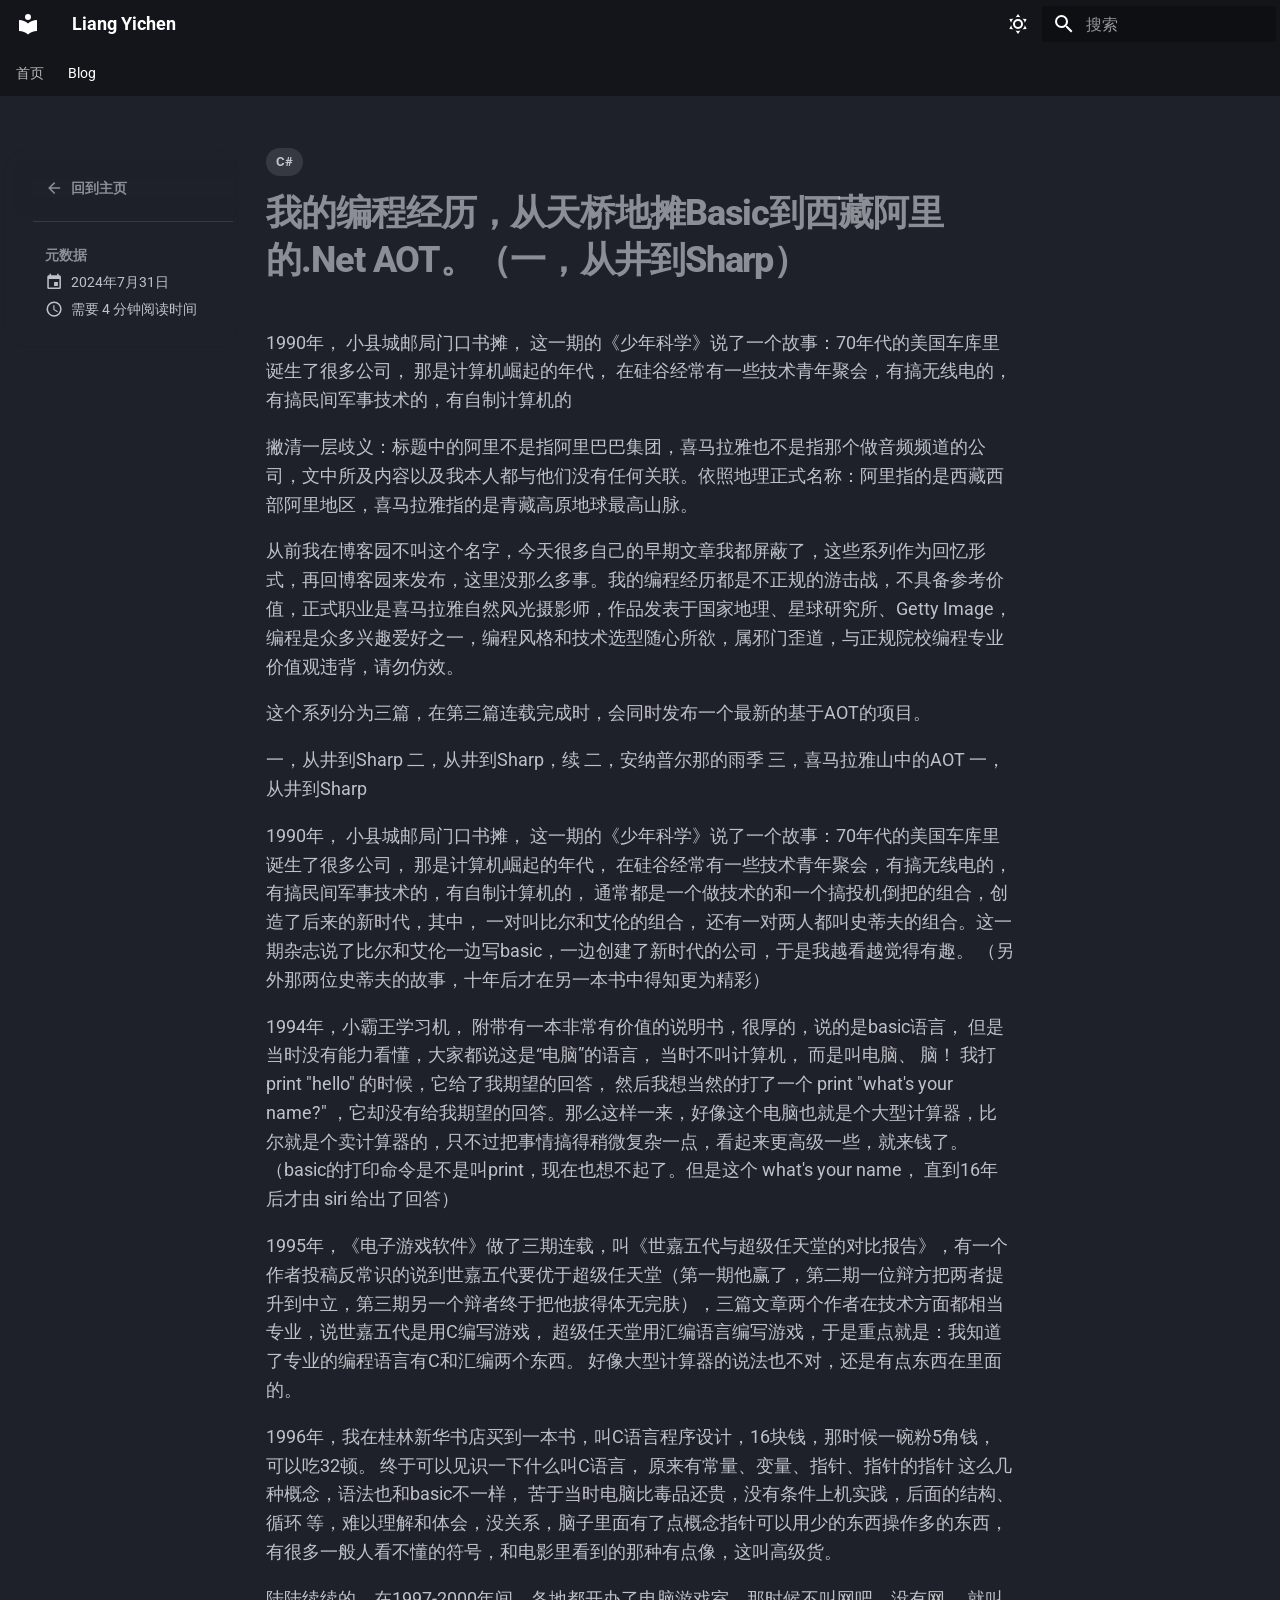
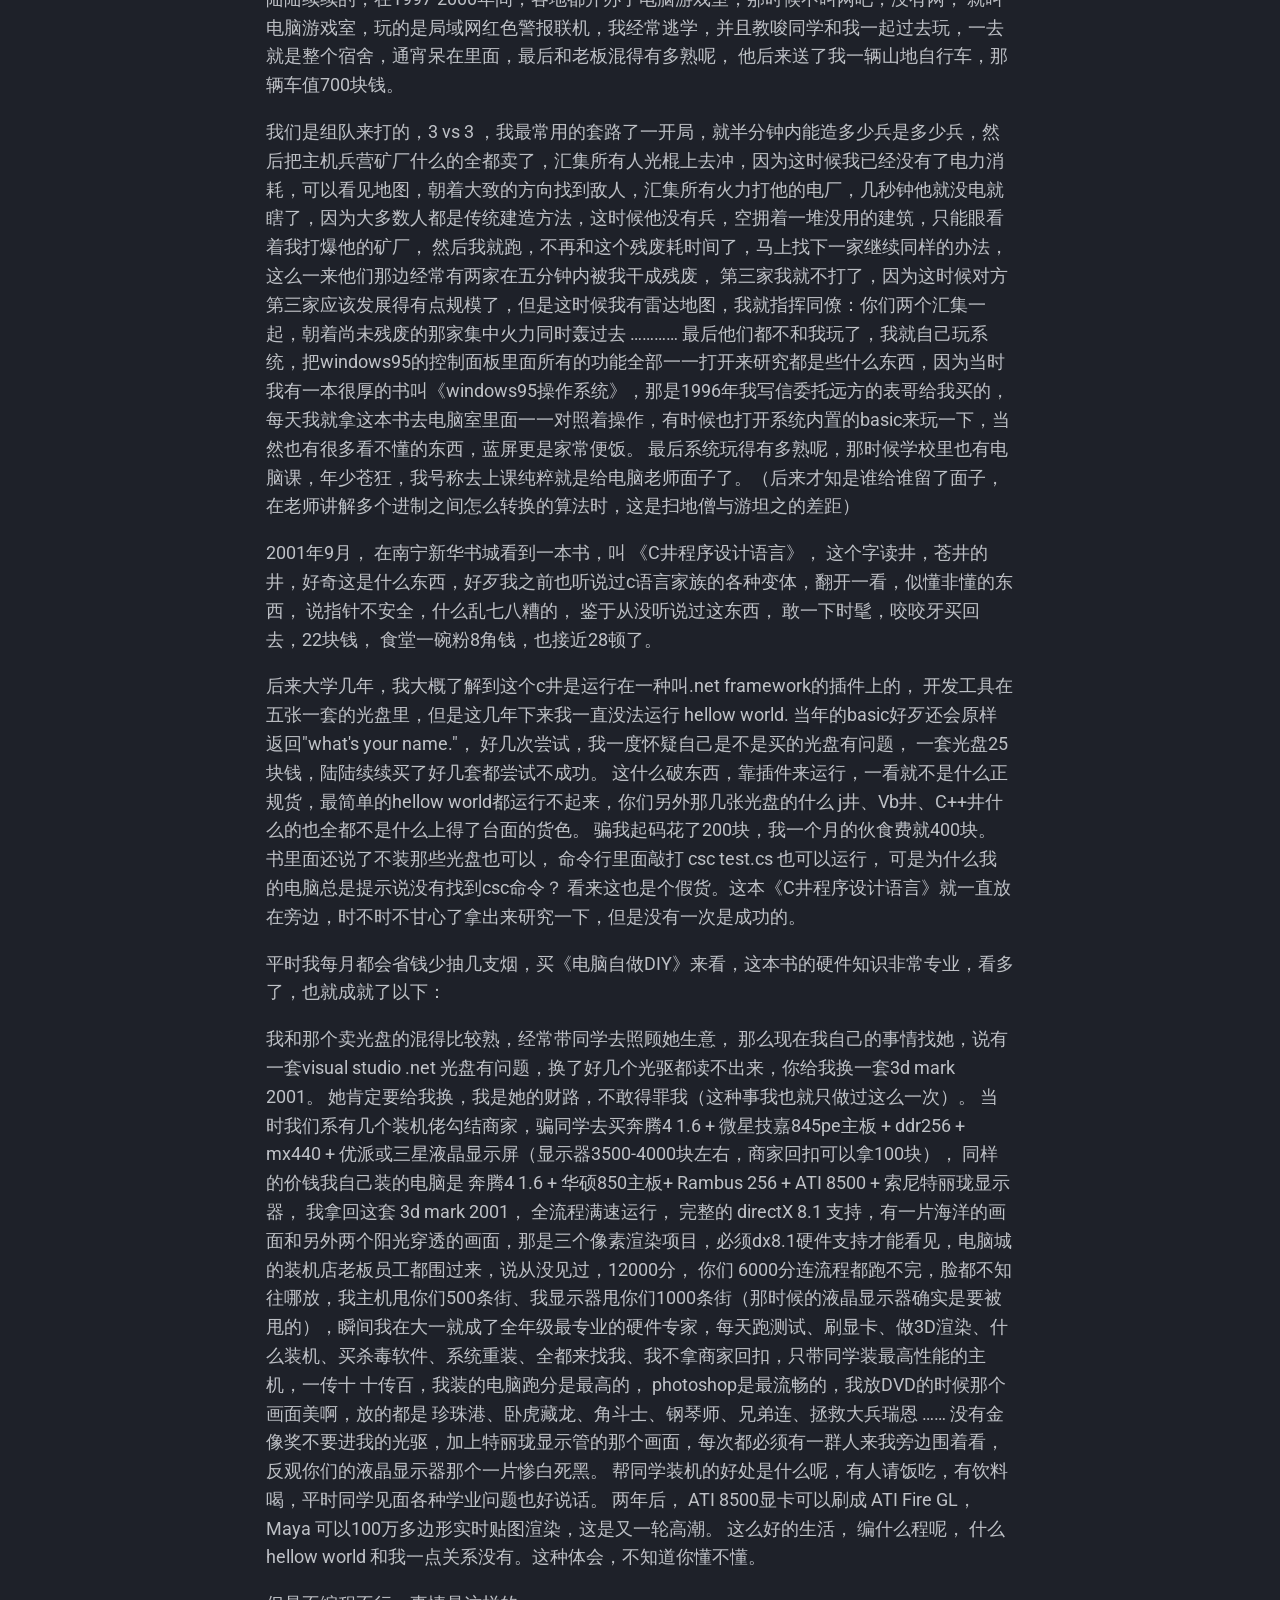
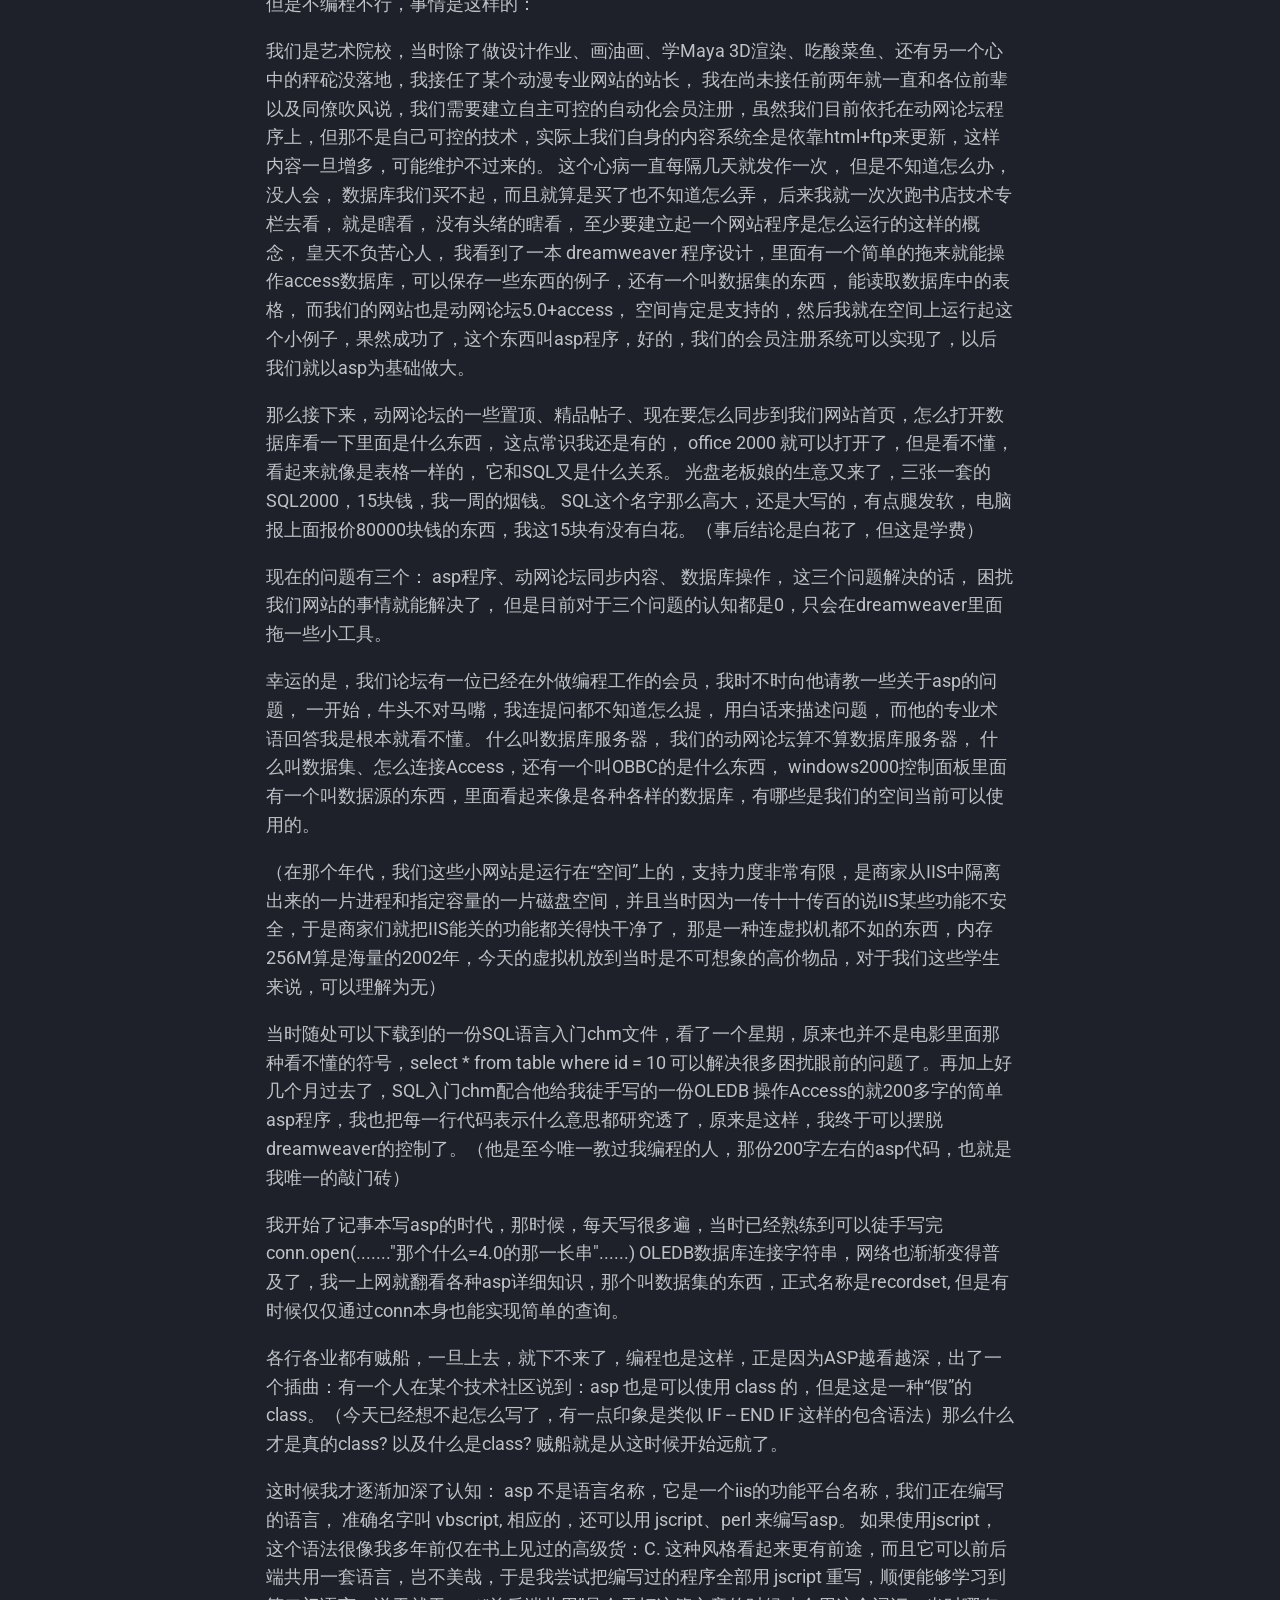
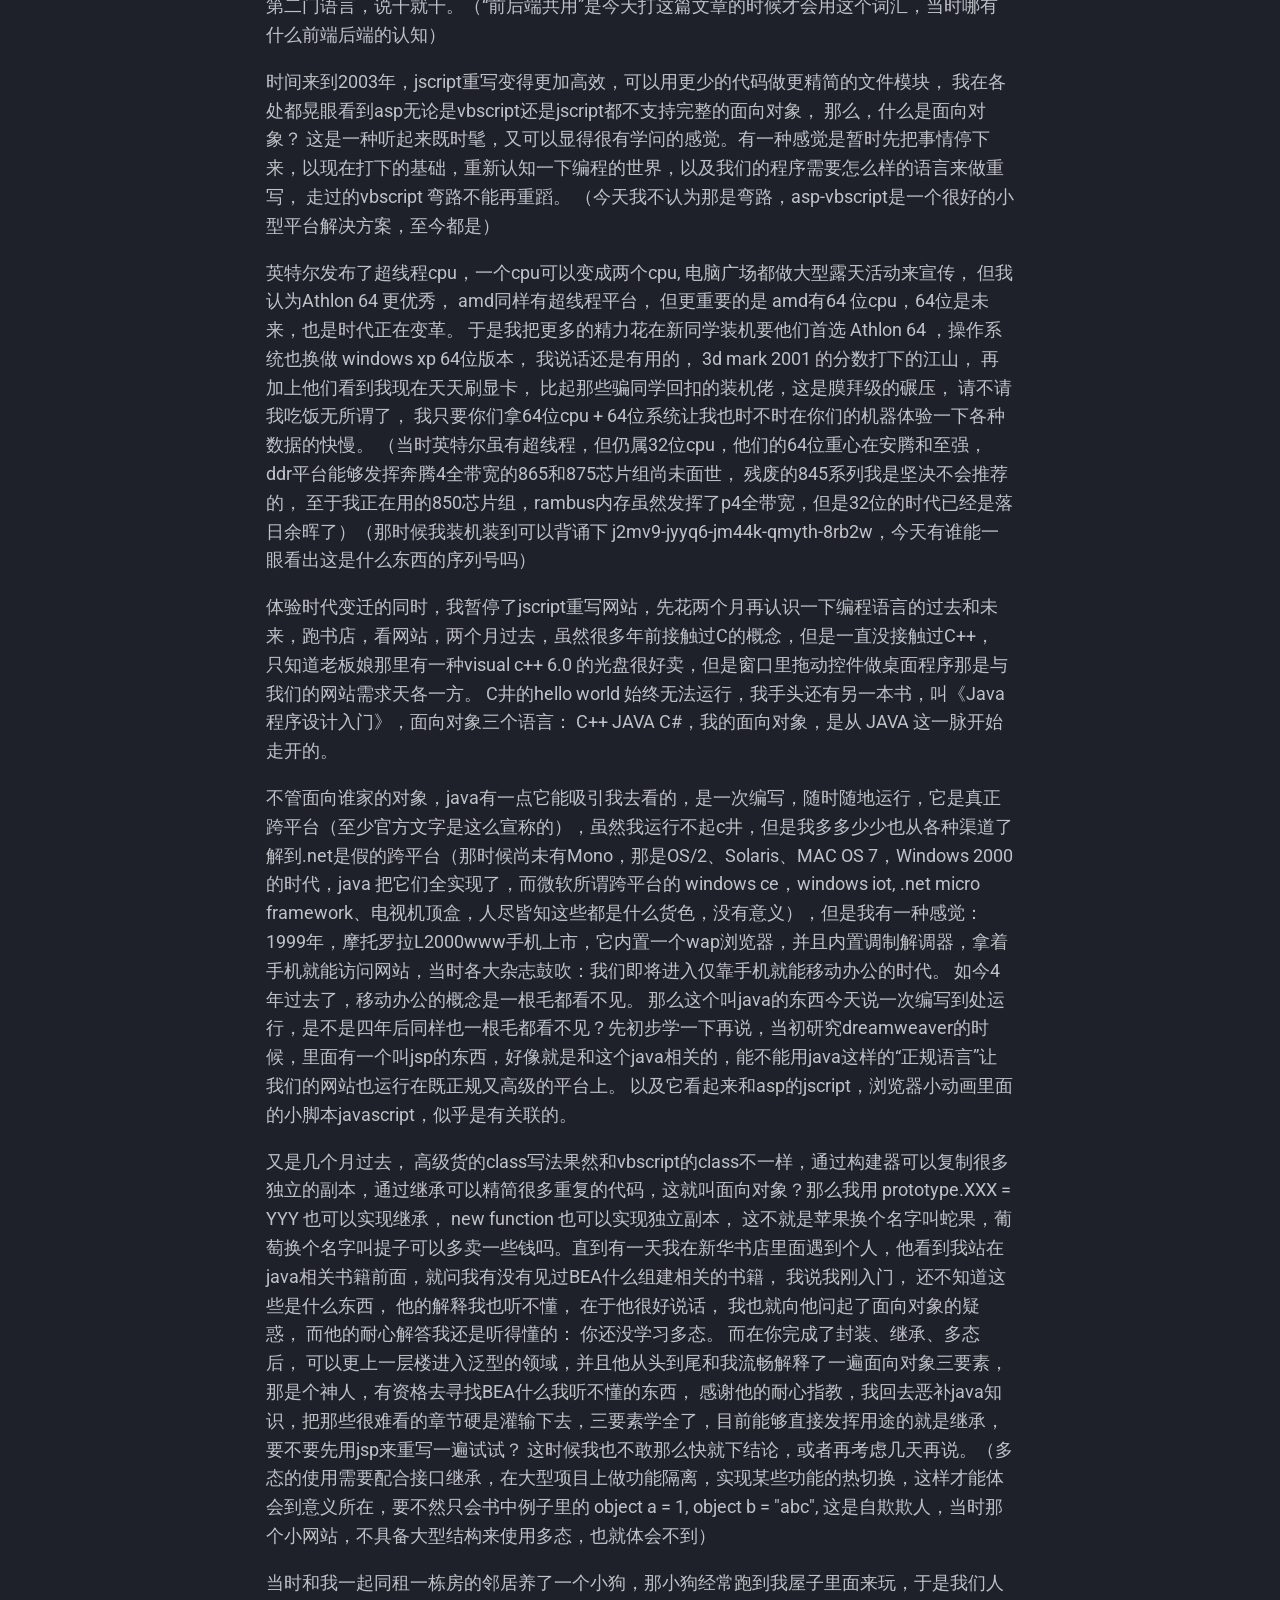
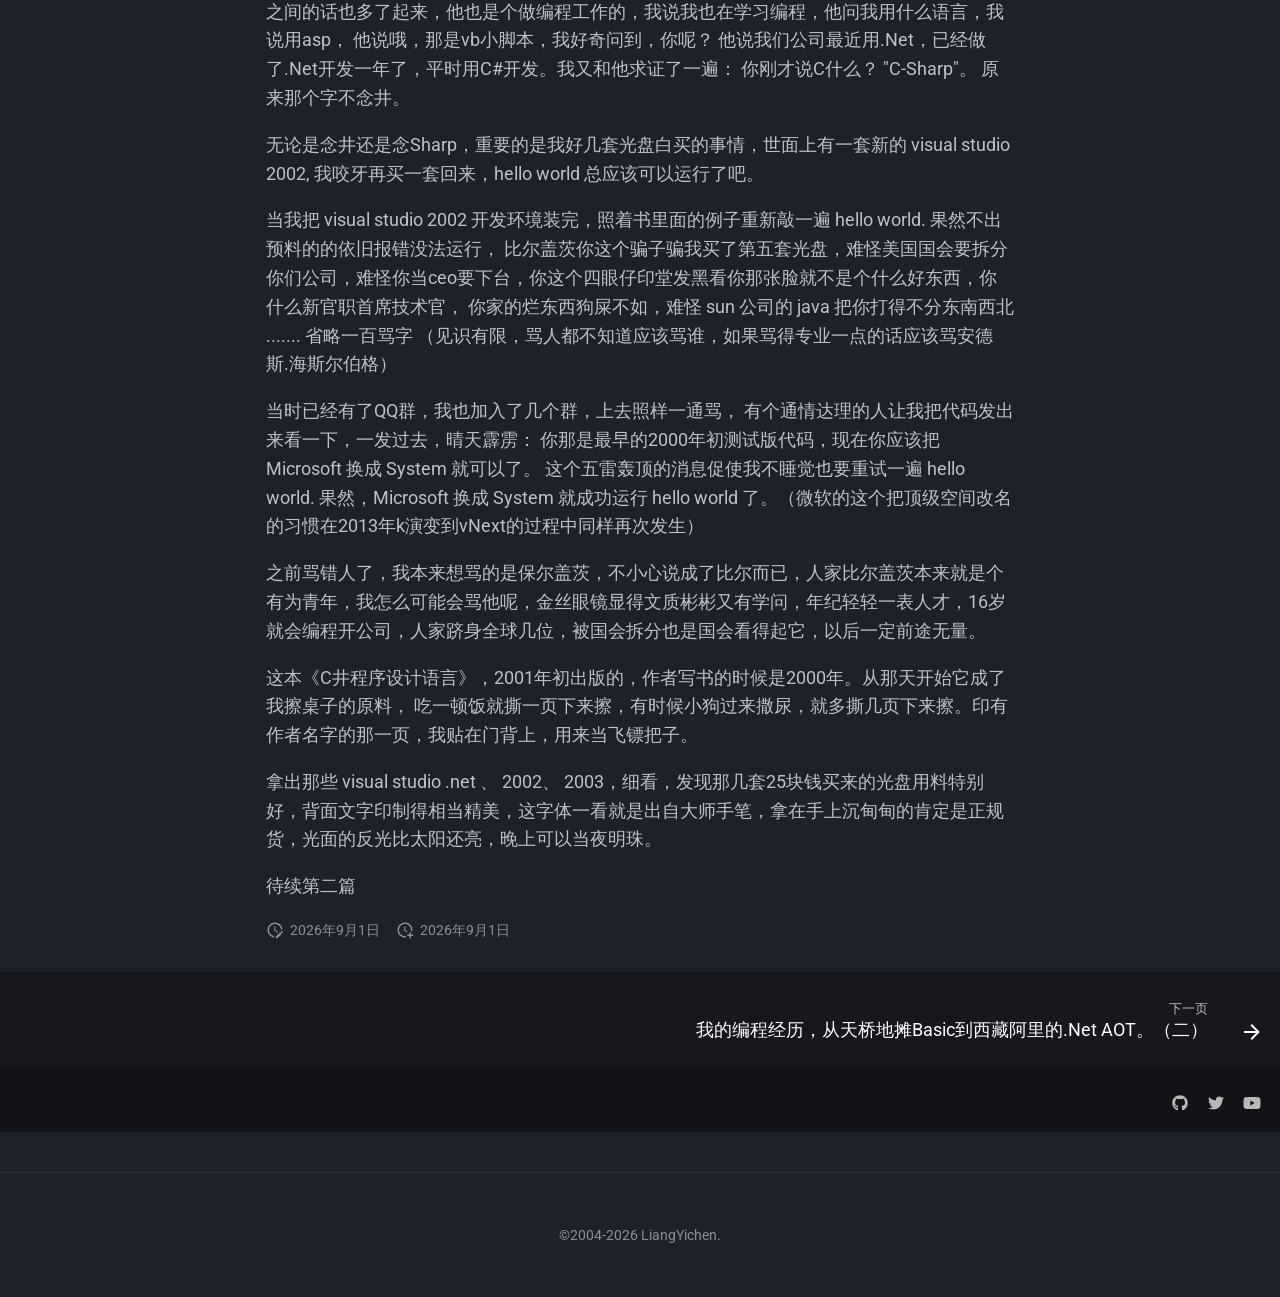
<file: blog/20240721/index.html>
<!DOCTYPE html><html lang=zh class=no-js><head><meta charset=utf-8><meta name=viewport content="width=device-width,initial-scale=1"><meta name=description content="1990年， 小县城邮局门口书摊， 这一期的《少年科学》说了一个故事：70年代的美国车库里诞生了很多公司， 那是计算机崛起的年代， 在硅谷经常有一些技术青年聚会，有搞无线电的，有搞民间军事技术的，有自制计算机的"><link href=https://www.liangyichen.org/blog/20240721/ rel=canonical><link href=../20260520/ rel=next><link rel=icon href=../../images/favicon.ico><meta name=generator content="mkdocs-1.6.1, mkdocs-material-9.7.6"><title>我的编程经历，从天桥地摊Basic到西藏阿里的.Net AOT。（一，从井到Sharp） - Liang Yichen</title><link rel=stylesheet href=../../assets/stylesheets/main.484c7ddc.min.css><link rel=stylesheet href=../../assets/stylesheets/palette.ab4e12ef.min.css><link rel=preconnect href=https://fonts.gstatic.com crossorigin><link rel=stylesheet href="https://fonts.googleapis.com/css?family=Roboto:300,300i,400,400i,700,700i%7CRoboto+Mono:400,400i,700,700i&display=fallback"><style>:root{--md-text-font:"Roboto";--md-code-font:"Roboto Mono"}</style><link rel=stylesheet href=../../stylesheets/extra.css><script>__md_scope=new URL("../..",location),__md_hash=e=>[...e].reduce(((e,_)=>(e<<5)-e+_.charCodeAt(0)),0),__md_get=(e,_=localStorage,t=__md_scope)=>JSON.parse(_.getItem(t.pathname+"."+e)),__md_set=(e,_,t=localStorage,a=__md_scope)=>{try{t.setItem(a.pathname+"."+e,JSON.stringify(_))}catch(e){}}</script><link href=../../assets/stylesheets/glightbox.min.css rel=stylesheet><script src=../../assets/javascripts/glightbox.min.js></script><style id=glightbox-style>
            html.glightbox-open { overflow: initial; height: 100%; }
            .gslide-title { margin-top: 0px; user-select: text; }
            .gslide-desc { color: #666; user-select: text; }
            .gslide-image img { background: white; }
            .gscrollbar-fixer { padding-right: 15px; }
            .gdesc-inner { font-size: 0.75rem; }
            body[data-md-color-scheme="slate"] .gdesc-inner { background: var(--md-default-bg-color); }
            body[data-md-color-scheme="slate"] .gslide-title { color: var(--md-default-fg-color); }
            body[data-md-color-scheme="slate"] .gslide-desc { color: var(--md-default-fg-color); }
        </style></head> <body dir=ltr data-md-color-scheme=slate data-md-color-primary=black data-md-color-accent=indigo> <input class=md-toggle data-md-toggle=drawer type=checkbox id=__drawer autocomplete=off> <input class=md-toggle data-md-toggle=search type=checkbox id=__search autocomplete=off> <label class=md-overlay for=__drawer></label> <div data-md-component=skip> </div> <div data-md-component=announce> </div> <header class=md-header data-md-component=header> <nav class="md-header__inner md-grid" aria-label=页眉> <a href=../.. title="Liang Yichen" class="md-header__button md-logo" aria-label="Liang Yichen" data-md-component=logo> <svg xmlns=http://www.w3.org/2000/svg viewbox="0 0 24 24"><path d="M12 8a3 3 0 0 0 3-3 3 3 0 0 0-3-3 3 3 0 0 0-3 3 3 3 0 0 0 3 3m0 3.54C9.64 9.35 6.5 8 3 8v11c3.5 0 6.64 1.35 9 3.54 2.36-2.19 5.5-3.54 9-3.54V8c-3.5 0-6.64 1.35-9 3.54"></path></svg> </a> <label class="md-header__button md-icon" for=__drawer> <svg xmlns=http://www.w3.org/2000/svg viewbox="0 0 24 24"><path d="M3 6h18v2H3zm0 5h18v2H3zm0 5h18v2H3z"></path></svg> </label> <div class=md-header__title data-md-component=header-title> <div class=md-header__ellipsis> <div class=md-header__topic> <span class=md-ellipsis> Liang Yichen </span> </div> <div class=md-header__topic data-md-component=header-topic> <span class=md-ellipsis> 我的编程经历，从天桥地摊Basic到西藏阿里的.Net AOT。（一，从井到Sharp） </span> </div> </div> </div> <form class=md-header__option data-md-component=palette> <input class=md-option data-md-color-media data-md-color-scheme=slate data-md-color-primary=black data-md-color-accent=indigo aria-label=切换亮色模式 type=radio name=__palette id=__palette_0> <label class="md-header__button md-icon" title=切换亮色模式 for=__palette_1 hidden> <svg xmlns=http://www.w3.org/2000/svg viewbox="0 0 24 24"><path d="M12 7a5 5 0 0 1 5 5 5 5 0 0 1-5 5 5 5 0 0 1-5-5 5 5 0 0 1 5-5m0 2a3 3 0 0 0-3 3 3 3 0 0 0 3 3 3 3 0 0 0 3-3 3 3 0 0 0-3-3m0-7 2.39 3.42C13.65 5.15 12.84 5 12 5s-1.65.15-2.39.42zM3.34 7l4.16-.35A7.2 7.2 0 0 0 5.94 8.5c-.44.74-.69 1.5-.83 2.29zm.02 10 1.76-3.77a7.131 7.131 0 0 0 2.38 4.14zM20.65 7l-1.77 3.79a7.02 7.02 0 0 0-2.38-4.15zm-.01 10-4.14.36c.59-.51 1.12-1.14 1.54-1.86.42-.73.69-1.5.83-2.29zM12 22l-2.41-3.44c.74.27 1.55.44 2.41.44.82 0 1.63-.17 2.37-.44z"></path></svg> </label> <input class=md-option data-md-color-media data-md-color-scheme=default data-md-color-primary=white data-md-color-accent=indigo aria-label=切换暗色模式 type=radio name=__palette id=__palette_1> <label class="md-header__button md-icon" title=切换暗色模式 for=__palette_0 hidden> <svg xmlns=http://www.w3.org/2000/svg viewbox="0 0 24 24"><path d="m17.75 4.09-2.53 1.94.91 3.06-2.63-1.81-2.63 1.81.91-3.06-2.53-1.94L12.44 4l1.06-3 1.06 3zm3.5 6.91-1.64 1.25.59 1.98-1.7-1.17-1.7 1.17.59-1.98L15.75 11l2.06-.05L18.5 9l.69 1.95zm-2.28 4.95c.83-.08 1.72 1.1 1.19 1.85-.32.45-.66.87-1.08 1.27C15.17 23 8.84 23 4.94 19.07c-3.91-3.9-3.91-10.24 0-14.14.4-.4.82-.76 1.27-1.08.75-.53 1.93.36 1.85 1.19-.27 2.86.69 5.83 2.89 8.02a9.96 9.96 0 0 0 8.02 2.89m-1.64 2.02a12.08 12.08 0 0 1-7.8-3.47c-2.17-2.19-3.33-5-3.49-7.82-2.81 3.14-2.7 7.96.31 10.98 3.02 3.01 7.84 3.12 10.98.31"></path></svg> </label> </form> <script>var palette=__md_get("__palette");if(palette&&palette.color){if("(prefers-color-scheme)"===palette.color.media){var media=matchMedia("(prefers-color-scheme: light)"),input=document.querySelector(media.matches?"[data-md-color-media='(prefers-color-scheme: light)']":"[data-md-color-media='(prefers-color-scheme: dark)']");palette.color.media=input.getAttribute("data-md-color-media"),palette.color.scheme=input.getAttribute("data-md-color-scheme"),palette.color.primary=input.getAttribute("data-md-color-primary"),palette.color.accent=input.getAttribute("data-md-color-accent")}for(var[key,value]of Object.entries(palette.color))document.body.setAttribute("data-md-color-"+key,value)}</script> <label class="md-header__button md-icon" for=__search> <svg xmlns=http://www.w3.org/2000/svg viewbox="0 0 24 24"><path d="M9.5 3A6.5 6.5 0 0 1 16 9.5c0 1.61-.59 3.09-1.56 4.23l.27.27h.79l5 5-1.5 1.5-5-5v-.79l-.27-.27A6.52 6.52 0 0 1 9.5 16 6.5 6.5 0 0 1 3 9.5 6.5 6.5 0 0 1 9.5 3m0 2C7 5 5 7 5 9.5S7 14 9.5 14 14 12 14 9.5 12 5 9.5 5"></path></svg> </label> <div class=md-search data-md-component=search role=dialog> <label class=md-search__overlay for=__search></label> <div class=md-search__inner role=search> <form class=md-search__form name=search> <input type=text class=md-search__input name=query aria-label=搜索 placeholder=搜索 autocapitalize=off autocorrect=off autocomplete=off spellcheck=false data-md-component=search-query required> <label class="md-search__icon md-icon" for=__search> <svg xmlns=http://www.w3.org/2000/svg viewbox="0 0 24 24"><path d="M9.5 3A6.5 6.5 0 0 1 16 9.5c0 1.61-.59 3.09-1.56 4.23l.27.27h.79l5 5-1.5 1.5-5-5v-.79l-.27-.27A6.52 6.52 0 0 1 9.5 16 6.5 6.5 0 0 1 3 9.5 6.5 6.5 0 0 1 9.5 3m0 2C7 5 5 7 5 9.5S7 14 9.5 14 14 12 14 9.5 12 5 9.5 5"></path></svg> <svg xmlns=http://www.w3.org/2000/svg viewbox="0 0 24 24"><path d="M20 11v2H8l5.5 5.5-1.42 1.42L4.16 12l7.92-7.92L13.5 5.5 8 11z"></path></svg> </label> <nav class=md-search__options aria-label=查找> <button type=reset class="md-search__icon md-icon" title=清空当前内容 aria-label=清空当前内容 tabindex=-1> <svg xmlns=http://www.w3.org/2000/svg viewbox="0 0 24 24"><path d="M19 6.41 17.59 5 12 10.59 6.41 5 5 6.41 10.59 12 5 17.59 6.41 19 12 13.41 17.59 19 19 17.59 13.41 12z"></path></svg> </button> </nav> </form> <div class=md-search__output> <div class=md-search__scrollwrap tabindex=0 data-md-scrollfix> <div class=md-search-result data-md-component=search-result> <div class=md-search-result__meta> 正在初始化搜索引擎 </div> <ol class=md-search-result__list role=presentation></ol> </div> </div> </div> </div> </div> </nav> </header> <div class=md-container data-md-component=container> <nav class=md-tabs aria-label=标签 data-md-component=tabs> <div class=md-grid> <ul class=md-tabs__list> <li class=md-tabs__item> <a href=../.. class=md-tabs__link> 首页 </a> </li> <li class="md-tabs__item md-tabs__item--active"> <a href=../ class=md-tabs__link> Blog </a> </li> </ul> </div> </nav> <main class=md-main data-md-component=main> <div class="md-main__inner md-grid"> <div class="md-sidebar md-sidebar--primary" data-md-component=sidebar data-md-type=navigation hidden> <div class=md-sidebar__scrollwrap> <div class=md-sidebar__inner> <nav class="md-nav md-nav--primary md-nav--lifted" aria-label=导航栏 data-md-level=0> <label class=md-nav__title for=__drawer> <a href=../.. title="Liang Yichen" class="md-nav__button md-logo" aria-label="Liang Yichen" data-md-component=logo> <svg xmlns=http://www.w3.org/2000/svg viewbox="0 0 24 24"><path d="M12 8a3 3 0 0 0 3-3 3 3 0 0 0-3-3 3 3 0 0 0-3 3 3 3 0 0 0 3 3m0 3.54C9.64 9.35 6.5 8 3 8v11c3.5 0 6.64 1.35 9 3.54 2.36-2.19 5.5-3.54 9-3.54V8c-3.5 0-6.64 1.35-9 3.54"></path></svg> </a> Liang Yichen </label> <ul class=md-nav__list data-md-scrollfix> <li class=md-nav__item> <a href=../.. class=md-nav__link> <span class=md-ellipsis> 首页 </span> </a> </li> <li class="md-nav__item md-nav__item--active"> <a href=../ class=md-nav__link> <span class=md-ellipsis> Blog </span> </a> </li> </ul> </nav> </div> </div> </div> <div class="md-sidebar md-sidebar--secondary" data-md-component=sidebar data-md-type=toc> <div class=md-sidebar__scrollwrap> <div class=md-sidebar__inner> <nav class="md-nav md-nav--secondary" aria-label=目录> </nav> </div> </div> </div> <div class="md-content md-content--post" data-md-component=content> <div class="md-sidebar md-sidebar--post" data-md-component=sidebar data-md-type=navigation> <div class=md-sidebar__scrollwrap> <div class="md-sidebar__inner md-post"> <nav class="md-nav md-nav--primary"> <div class=md-post__back> <div class="md-nav__title md-nav__container"> <a href=../ class=md-nav__link> <svg xmlns=http://www.w3.org/2000/svg viewbox="0 0 24 24"><path d="M20 11v2H8l5.5 5.5-1.42 1.42L4.16 12l7.92-7.92L13.5 5.5 8 11z"></path></svg> <span class=md-ellipsis> 回到主页 </span> </a> </div> </div> <ul class="md-post__meta md-nav__list"> <li class="md-nav__item md-nav__item--section"> <div class=md-post__title> <span class=md-ellipsis> 元数据 </span> </div> <nav class=md-nav> <ul class=md-nav__list> <li class=md-nav__item> <div class=md-nav__link> <svg xmlns=http://www.w3.org/2000/svg viewbox="0 0 24 24"><path d="M19 19H5V8h14m-3-7v2H8V1H6v2H5c-1.11 0-2 .89-2 2v14a2 2 0 0 0 2 2h14a2 2 0 0 0 2-2V5a2 2 0 0 0-2-2h-1V1m-1 11h-5v5h5z"></path></svg> <time datetime="2024-07-31 00:00:00+00:00" class=md-ellipsis>2024年7月31日</time> </div> </li> <li class=md-nav__item> <div class=md-nav__link> <svg xmlns=http://www.w3.org/2000/svg viewbox="0 0 24 24"><path d="M12 20a8 8 0 0 0 8-8 8 8 0 0 0-8-8 8 8 0 0 0-8 8 8 8 0 0 0 8 8m0-18a10 10 0 0 1 10 10 10 10 0 0 1-10 10C6.47 22 2 17.5 2 12A10 10 0 0 1 12 2m.5 5v5.25l4.5 2.67-.75 1.23L11 13V7z"></path></svg> <span class=md-ellipsis> 需要 4 分钟阅读时间 </span> </div> </li> </ul> </nav> </li> </ul> </nav> </div> </div> </div> <article class="md-content__inner md-typeset"> <nav class=md-tags> <span class=md-tag>C#</span> </nav> <h1>我的编程经历，从天桥地摊Basic到西藏阿里的.Net AOT。（一，从井到Sharp）</h1> <p>1990年， 小县城邮局门口书摊， 这一期的《少年科学》说了一个故事：70年代的美国车库里诞生了很多公司， 那是计算机崛起的年代， 在硅谷经常有一些技术青年聚会，有搞无线电的，有搞民间军事技术的，有自制计算机的</p> <!-- more --> <p>撇清一层歧义：标题中的阿里不是指阿里巴巴集团，喜马拉雅也不是指那个做音频频道的公司，文中所及内容以及我本人都与他们没有任何关联。依照地理正式名称：阿里指的是西藏西部阿里地区，喜马拉雅指的是青藏高原地球最高山脉。 </p> <p>从前我在博客园不叫这个名字，今天很多自己的早期文章我都屏蔽了，这些系列作为回忆形式，再回博客园来发布，这里没那么多事。我的编程经历都是不正规的游击战，不具备参考价值，正式职业是喜马拉雅自然风光摄影师，作品发表于国家地理、星球研究所、Getty Image，编程是众多兴趣爱好之一，编程风格和技术选型随心所欲，属邪门歪道，与正规院校编程专业价值观违背，请勿仿效。</p> <p>这个系列分为三篇，在第三篇连载完成时，会同时发布一个最新的基于AOT的项目。</p> <p>一，从井到Sharp 二，从井到Sharp，续 二，安纳普尔那的雨季 三，喜马拉雅山中的AOT 一，从井到Sharp</p> <p>1990年， 小县城邮局门口书摊， 这一期的《少年科学》说了一个故事：70年代的美国车库里诞生了很多公司， 那是计算机崛起的年代， 在硅谷经常有一些技术青年聚会，有搞无线电的，有搞民间军事技术的，有自制计算机的， 通常都是一个做技术的和一个搞投机倒把的组合，创造了后来的新时代，其中， 一对叫比尔和艾伦的组合， 还有一对两人都叫史蒂夫的组合。这一期杂志说了比尔和艾伦一边写basic，一边创建了新时代的公司，于是我越看越觉得有趣。 （另外那两位史蒂夫的故事，十年后才在另一本书中得知更为精彩） </p> <p>1994年，小霸王学习机， 附带有一本非常有价值的说明书，很厚的，说的是basic语言， 但是当时没有能力看懂，大家都说这是“电脑”的语言， 当时不叫计算机， 而是叫电脑、 脑！ 我打 print "hello" 的时候，它给了我期望的回答， 然后我想当然的打了一个 print "what's your name?" ，它却没有给我期望的回答。那么这样一来，好像这个电脑也就是个大型计算器，比尔就是个卖计算器的，只不过把事情搞得稍微复杂一点，看起来更高级一些，就来钱了。 （basic的打印命令是不是叫print，现在也想不起了。但是这个 what's your name， 直到16年后才由 siri 给出了回答）</p> <p>1995年，《电子游戏软件》做了三期连载，叫《世嘉五代与超级任天堂的对比报告》，有一个作者投稿反常识的说到世嘉五代要优于超级任天堂（第一期他赢了，第二期一位辩方把两者提升到中立，第三期另一个辩者终于把他披得体无完肤），三篇文章两个作者在技术方面都相当专业，说世嘉五代是用C编写游戏， 超级任天堂用汇编语言编写游戏，于是重点就是：我知道了专业的编程语言有C和汇编两个东西。 好像大型计算器的说法也不对，还是有点东西在里面的。</p> <p>1996年，我在桂林新华书店买到一本书，叫C语言程序设计，16块钱，那时候一碗粉5角钱， 可以吃32顿。 终于可以见识一下什么叫C语言， 原来有常量、变量、指针、指针的指针 这么几种概念，语法也和basic不一样， 苦于当时电脑比毒品还贵，没有条件上机实践，后面的结构、循环 等，难以理解和体会，没关系，脑子里面有了点概念指针可以用少的东西操作多的东西，有很多一般人看不懂的符号，和电影里看到的那种有点像，这叫高级货。 </p> <p>陆陆续续的，在1997-2000年间，各地都开办了电脑游戏室，那时候不叫网吧，没有网， 就叫电脑游戏室，玩的是局域网红色警报联机，我经常逃学，并且教唆同学和我一起过去玩，一去就是整个宿舍，通宵呆在里面，最后和老板混得有多熟呢， 他后来送了我一辆山地自行车，那辆车值700块钱。</p> <p>我们是组队来打的，3 vs 3 ，我最常用的套路了一开局，就半分钟内能造多少兵是多少兵，然后把主机兵营矿厂什么的全都卖了，汇集所有人光棍上去冲，因为这时候我已经没有了电力消耗，可以看见地图，朝着大致的方向找到敌人，汇集所有火力打他的电厂，几秒钟他就没电就瞎了，因为大多数人都是传统建造方法，这时候他没有兵，空拥着一堆没用的建筑，只能眼看着我打爆他的矿厂， 然后我就跑，不再和这个残废耗时间了，马上找下一家继续同样的办法，这么一来他们那边经常有两家在五分钟内被我干成残废， 第三家我就不打了，因为这时候对方第三家应该发展得有点规模了，但是这时候我有雷达地图，我就指挥同僚：你们两个汇集一起，朝着尚未残废的那家集中火力同时轰过去 ………… 最后他们都不和我玩了，我就自己玩系统，把windows95的控制面板里面所有的功能全部一一打开来研究都是些什么东西，因为当时我有一本很厚的书叫《windows95操作系统》，那是1996年我写信委托远方的表哥给我买的，每天我就拿这本书去电脑室里面一一对照着操作，有时候也打开系统内置的basic来玩一下，当然也有很多看不懂的东西，蓝屏更是家常便饭。 最后系统玩得有多熟呢，那时候学校里也有电脑课，年少苍狂，我号称去上课纯粹就是给电脑老师面子了。（后来才知是谁给谁留了面子，在老师讲解多个进制之间怎么转换的算法时，这是扫地僧与游坦之的差距）</p> <p>2001年9月， 在南宁新华书城看到一本书，叫 《C井程序设计语言》， 这个字读井，苍井的井，好奇这是什么东西，好歹我之前也听说过c语言家族的各种变体，翻开一看，似懂非懂的东西， 说指针不安全，什么乱七八糟的， 鉴于从没听说过这东西， 敢一下时髦，咬咬牙买回去，22块钱， 食堂一碗粉8角钱，也接近28顿了。</p> <p>后来大学几年，我大概了解到这个c井是运行在一种叫.net framework的插件上的， 开发工具在五张一套的光盘里，但是这几年下来我一直没法运行 hellow world. 当年的basic好歹还会原样返回"what's your name."， 好几次尝试，我一度怀疑自己是不是买的光盘有问题， 一套光盘25块钱，陆陆续续买了好几套都尝试不成功。 这什么破东西，靠插件来运行，一看就不是什么正规货，最简单的hellow world都运行不起来，你们另外那几张光盘的什么 j井、Vb井、C++井什么的也全都不是什么上得了台面的货色。 骗我起码花了200块，我一个月的伙食费就400块。 书里面还说了不装那些光盘也可以， 命令行里面敲打 csc test.cs 也可以运行， 可是为什么我的电脑总是提示说没有找到csc命令？ 看来这也是个假货。这本《C井程序设计语言》就一直放在旁边，时不时不甘心了拿出来研究一下，但是没有一次是成功的。</p> <p>平时我每月都会省钱少抽几支烟，买《电脑自做DIY》来看，这本书的硬件知识非常专业，看多了，也就成就了以下：</p> <p>我和那个卖光盘的混得比较熟，经常带同学去照顾她生意， 那么现在我自己的事情找她，说有一套visual studio .net 光盘有问题，换了好几个光驱都读不出来，你给我换一套3d mark 2001。 她肯定要给我换，我是她的财路，不敢得罪我（这种事我也就只做过这么一次）。 当时我们系有几个装机佬勾结商家，骗同学去买奔腾4 1.6 + 微星技嘉845pe主板 + ddr256 + mx440 + 优派或三星液晶显示屏（显示器3500-4000块左右，商家回扣可以拿100块）， 同样的价钱我自己装的电脑是 奔腾4 1.6 + 华硕850主板+ Rambus 256 + ATI 8500 + 索尼特丽珑显示器， 我拿回这套 3d mark 2001， 全流程满速运行， 完整的 directX 8.1 支持，有一片海洋的画面和另外两个阳光穿透的画面，那是三个像素渲染项目，必须dx8.1硬件支持才能看见，电脑城的装机店老板员工都围过来，说从没见过，12000分， 你们 6000分连流程都跑不完，脸都不知往哪放，我主机甩你们500条街、我显示器甩你们1000条街（那时候的液晶显示器确实是要被甩的），瞬间我在大一就成了全年级最专业的硬件专家，每天跑测试、刷显卡、做3D渲染、什么装机、买杀毒软件、系统重装、全都来找我、我不拿商家回扣，只带同学装最高性能的主机，一传十 十传百，我装的电脑跑分是最高的， photoshop是最流畅的，我放DVD的时候那个画面美啊，放的都是 珍珠港、卧虎藏龙、角斗士、钢琴师、兄弟连、拯救大兵瑞恩 …… 没有金像奖不要进我的光驱，加上特丽珑显示管的那个画面，每次都必须有一群人来我旁边围着看，反观你们的液晶显示器那个一片惨白死黑。 帮同学装机的好处是什么呢，有人请饭吃，有饮料喝，平时同学见面各种学业问题也好说话。 两年后， ATI 8500显卡可以刷成 ATI Fire GL，Maya 可以100万多边形实时贴图渲染，这是又一轮高潮。 这么好的生活， 编什么程呢， 什么 hellow world 和我一点关系没有。这种体会，不知道你懂不懂。</p> <p>但是不编程不行，事情是这样的：</p> <p>我们是艺术院校，当时除了做设计作业、画油画、学Maya 3D渲染、吃酸菜鱼、还有另一个心中的秤砣没落地，我接任了某个动漫专业网站的站长， 我在尚未接任前两年就一直和各位前辈以及同僚吹风说，我们需要建立自主可控的自动化会员注册，虽然我们目前依托在动网论坛程序上，但那不是自己可控的技术，实际上我们自身的内容系统全是依靠html+ftp来更新，这样内容一旦增多，可能维护不过来的。 这个心病一直每隔几天就发作一次， 但是不知道怎么办， 没人会， 数据库我们买不起，而且就算是买了也不知道怎么弄， 后来我就一次次跑书店技术专栏去看， 就是瞎看， 没有头绪的瞎看， 至少要建立起一个网站程序是怎么运行的这样的概念， 皇天不负苦心人， 我看到了一本 dreamweaver 程序设计，里面有一个简单的拖来就能操作access数据库，可以保存一些东西的例子，还有一个叫数据集的东西， 能读取数据库中的表格， 而我们的网站也是动网论坛5.0+access， 空间肯定是支持的，然后我就在空间上运行起这个小例子，果然成功了，这个东西叫asp程序，好的，我们的会员注册系统可以实现了，以后我们就以asp为基础做大。</p> <p>那么接下来，动网论坛的一些置顶、精品帖子、现在要怎么同步到我们网站首页，怎么打开数据库看一下里面是什么东西， 这点常识我还是有的， office 2000 就可以打开了，但是看不懂，看起来就像是表格一样的， 它和SQL又是什么关系。 光盘老板娘的生意又来了，三张一套的SQL2000，15块钱，我一周的烟钱。 SQL这个名字那么高大，还是大写的，有点腿发软， 电脑报上面报价80000块钱的东西，我这15块有没有白花。（事后结论是白花了，但这是学费）</p> <p>现在的问题有三个： asp程序、动网论坛同步内容、 数据库操作， 这三个问题解决的话， 困扰我们网站的事情就能解决了， 但是目前对于三个问题的认知都是0，只会在dreamweaver里面拖一些小工具。</p> <p>幸运的是，我们论坛有一位已经在外做编程工作的会员，我时不时向他请教一些关于asp的问题， 一开始，牛头不对马嘴，我连提问都不知道怎么提， 用白话来描述问题， 而他的专业术语回答我是根本就看不懂。 什么叫数据库服务器， 我们的动网论坛算不算数据库服务器， 什么叫数据集、怎么连接Access，还有一个叫OBBC的是什么东西， windows2000控制面板里面有一个叫数据源的东西，里面看起来像是各种各样的数据库，有哪些是我们的空间当前可以使用的。</p> <p>（在那个年代，我们这些小网站是运行在“空间”上的，支持力度非常有限，是商家从IIS中隔离出来的一片进程和指定容量的一片磁盘空间，并且当时因为一传十十传百的说IIS某些功能不安全，于是商家们就把IIS能关的功能都关得快干净了， 那是一种连虚拟机都不如的东西，内存256M算是海量的2002年，今天的虚拟机放到当时是不可想象的高价物品，对于我们这些学生来说，可以理解为无）</p> <p>当时随处可以下载到的一份SQL语言入门chm文件，看了一个星期，原来也并不是电影里面那种看不懂的符号，select * from table where id = 10 可以解决很多困扰眼前的问题了。再加上好几个月过去了，SQL入门chm配合他给我徒手写的一份OLEDB 操作Access的就200多字的简单asp程序，我也把每一行代码表示什么意思都研究透了，原来是这样，我终于可以摆脱 dreamweaver的控制了。（他是至今唯一教过我编程的人，那份200字左右的asp代码，也就是我唯一的敲门砖）</p> <p>我开始了记事本写asp的时代，那时候，每天写很多遍，当时已经熟练到可以徒手写完 conn.open(......."那个什么=4.0的那一长串"......) OLEDB数据库连接字符串，网络也渐渐变得普及了，我一上网就翻看各种asp详细知识，那个叫数据集的东西，正式名称是recordset, 但是有时候仅仅通过conn本身也能实现简单的查询。</p> <p>各行各业都有贼船，一旦上去，就下不来了，编程也是这样，正是因为ASP越看越深，出了一个插曲：有一个人在某个技术社区说到：asp 也是可以使用 class 的，但是这是一种“假”的class。（今天已经想不起怎么写了，有一点印象是类似 IF -- END IF 这样的包含语法）那么什么才是真的class? 以及什么是class? 贼船就是从这时候开始远航了。</p> <p>这时候我才逐渐加深了认知： asp 不是语言名称，它是一个iis的功能平台名称，我们正在编写的语言， 准确名字叫 vbscript, 相应的，还可以用 jscript、perl 来编写asp。 如果使用jscript，这个语法很像我多年前仅在书上见过的高级货：C. 这种风格看起来更有前途，而且它可以前后端共用一套语言，岂不美哉，于是我尝试把编写过的程序全部用 jscript 重写，顺便能够学习到第二门语言，说干就干。（“前后端共用”是今天打这篇文章的时候才会用这个词汇，当时哪有什么前端后端的认知）</p> <p>时间来到2003年，jscript重写变得更加高效，可以用更少的代码做更精简的文件模块， 我在各处都晃眼看到asp无论是vbscript还是jscript都不支持完整的面向对象， 那么，什么是面向对象？ 这是一种听起来既时髦，又可以显得很有学问的感觉。有一种感觉是暂时先把事情停下来，以现在打下的基础，重新认知一下编程的世界，以及我们的程序需要怎么样的语言来做重写， 走过的vbscript 弯路不能再重蹈。 （今天我不认为那是弯路，asp-vbscript是一个很好的小型平台解决方案，至今都是）</p> <p>英特尔发布了超线程cpu，一个cpu可以变成两个cpu, 电脑广场都做大型露天活动来宣传， 但我认为Athlon 64 更优秀， amd同样有超线程平台， 但更重要的是 amd有64 位cpu，64位是未来，也是时代正在变革。 于是我把更多的精力花在新同学装机要他们首选 Athlon 64 ，操作系统也换做 windows xp 64位版本， 我说话还是有用的， 3d mark 2001 的分数打下的江山， 再加上他们看到我现在天天刷显卡， 比起那些骗同学回扣的装机佬，这是膜拜级的碾压， 请不请我吃饭无所谓了， 我只要你们拿64位cpu + 64位系统让我也时不时在你们的机器体验一下各种数据的快慢。 （当时英特尔虽有超线程，但仍属32位cpu，他们的64位重心在安腾和至强， ddr平台能够发挥奔腾4全带宽的865和875芯片组尚未面世， 残废的845系列我是坚决不会推荐的， 至于我正在用的850芯片组，rambus内存虽然发挥了p4全带宽，但是32位的时代已经是落日余晖了）（那时候我装机装到可以背诵下 j2mv9-jyyq6-jm44k-qmyth-8rb2w，今天有谁能一眼看出这是什么东西的序列号吗）</p> <p>体验时代变迁的同时，我暂停了jscript重写网站，先花两个月再认识一下编程语言的过去和未来，跑书店，看网站，两个月过去，虽然很多年前接触过C的概念，但是一直没接触过C++， 只知道老板娘那里有一种visual c++ 6.0 的光盘很好卖，但是窗口里拖动控件做桌面程序那是与我们的网站需求天各一方。 C井的hello world 始终无法运行，我手头还有另一本书，叫《Java 程序设计入门》，面向对象三个语言： C++ JAVA C#，我的面向对象，是从 JAVA 这一脉开始走开的。</p> <p>不管面向谁家的对象，java有一点它能吸引我去看的，是一次编写，随时随地运行，它是真正跨平台（至少官方文字是这么宣称的），虽然我运行不起c井，但是我多多少少也从各种渠道了解到.net是假的跨平台（那时候尚未有Mono，那是OS/2、Solaris、MAC OS 7，Windows 2000 的时代，java 把它们全实现了，而微软所谓跨平台的 windows ce，windows iot, .net micro framework、电视机顶盒，人尽皆知这些都是什么货色，没有意义），但是我有一种感觉：1999年，摩托罗拉L2000www手机上市，它内置一个wap浏览器，并且内置调制解调器，拿着手机就能访问网站，当时各大杂志鼓吹：我们即将进入仅靠手机就能移动办公的时代。 如今4年过去了，移动办公的概念是一根毛都看不见。 那么这个叫java的东西今天说一次编写到处运行，是不是四年后同样也一根毛都看不见？先初步学一下再说，当初研究dreamweaver的时候，里面有一个叫jsp的东西，好像就是和这个java相关的，能不能用java这样的“正规语言”让我们的网站也运行在既正规又高级的平台上。 以及它看起来和asp的jscript，浏览器小动画里面的小脚本javascript，似乎是有关联的。 </p> <p>又是几个月过去， 高级货的class写法果然和vbscript的class不一样，通过构建器可以复制很多独立的副本，通过继承可以精简很多重复的代码，这就叫面向对象？那么我用 prototype.XXX = YYY 也可以实现继承， new function 也可以实现独立副本， 这不就是苹果换个名字叫蛇果，葡萄换个名字叫提子可以多卖一些钱吗。直到有一天我在新华书店里面遇到个人，他看到我站在java相关书籍前面，就问我有没有见过BEA什么组建相关的书籍， 我说我刚入门， 还不知道这些是什么东西， 他的解释我也听不懂， 在于他很好说话， 我也就向他问起了面向对象的疑惑， 而他的耐心解答我还是听得懂的： 你还没学习多态。 而在你完成了封装、继承、多态后， 可以更上一层楼进入泛型的领域，并且他从头到尾和我流畅解释了一遍面向对象三要素， 那是个神人，有资格去寻找BEA什么我听不懂的东西， 感谢他的耐心指教，我回去恶补java知识，把那些很难看的章节硬是灌输下去，三要素学全了，目前能够直接发挥用途的就是继承，要不要先用jsp来重写一遍试试？ 这时候我也不敢那么快就下结论，或者再考虑几天再说。（多态的使用需要配合接口继承，在大型项目上做功能隔离，实现某些功能的热切换，这样才能体会到意义所在，要不然只会书中例子里的 object a = 1, object b = "abc", 这是自欺欺人，当时那个小网站，不具备大型结构来使用多态，也就体会不到）</p> <p>当时和我一起同租一栋房的邻居养了一个小狗，那小狗经常跑到我屋子里面来玩，于是我们人之间的话也多了起来，他也是个做编程工作的，我说我也在学习编程，他问我用什么语言，我说用asp， 他说哦，那是vb小脚本，我好奇问到，你呢？ 他说我们公司最近用.Net，已经做了.Net开发一年了，平时用C#开发。我又和他求证了一遍： 你刚才说C什么？ "C-Sharp"。 原来那个字不念井。</p> <p>无论是念井还是念Sharp，重要的是我好几套光盘白买的事情，世面上有一套新的 visual studio 2002, 我咬牙再买一套回来，hello world 总应该可以运行了吧。</p> <p>当我把 visual studio 2002 开发环境装完，照着书里面的例子重新敲一遍 hello world. 果然不出预料的的依旧报错没法运行， 比尔盖茨你这个骗子骗我买了第五套光盘，难怪美国国会要拆分你们公司，难怪你当ceo要下台，你这个四眼仔印堂发黑看你那张脸就不是个什么好东西，你什么新官职首席技术官， 你家的烂东西狗屎不如，难怪 sun 公司的 java 把你打得不分东南西北 ....... 省略一百骂字 （见识有限，骂人都不知道应该骂谁，如果骂得专业一点的话应该骂安德斯.海斯尔伯格）</p> <p>当时已经有了QQ群，我也加入了几个群，上去照样一通骂， 有个通情达理的人让我把代码发出来看一下，一发过去，晴天霹雳： 你那是最早的2000年初测试版代码，现在你应该把Microsoft 换成 System 就可以了。 这个五雷轰顶的消息促使我不睡觉也要重试一遍 hello world. 果然，Microsoft 换成 System 就成功运行 hello world 了。（微软的这个把顶级空间改名的习惯在2013年k演变到vNext的过程中同样再次发生）</p> <p>之前骂错人了，我本来想骂的是保尔盖茨，不小心说成了比尔而已，人家比尔盖茨本来就是个有为青年，我怎么可能会骂他呢，金丝眼镜显得文质彬彬又有学问，年纪轻轻一表人才，16岁就会编程开公司，人家跻身全球几位，被国会拆分也是国会看得起它，以后一定前途无量。</p> <p>这本《C井程序设计语言》，2001年初出版的，作者写书的时候是2000年。从那天开始它成了我擦桌子的原料， 吃一顿饭就撕一页下来擦，有时候小狗过来撒尿，就多撕几页下来擦。印有作者名字的那一页，我贴在门背上，用来当飞镖把子。</p> <p>拿出那些 visual studio .net 、 2002、 2003，细看，发现那几套25块钱买来的光盘用料特别好，背面文字印制得相当精美，这字体一看就是出自大师手笔，拿在手上沉甸甸的肯定是正规货，光面的反光比太阳还亮，晚上可以当夜明珠。</p> <p>待续第二篇</p> <aside class=md-source-file> <span class=md-source-file__fact> <span class=md-icon title=最后更新> <svg xmlns=http://www.w3.org/2000/svg viewbox="0 0 24 24"><path d="M21 13.1c-.1 0-.3.1-.4.2l-1 1 2.1 2.1 1-1c.2-.2.2-.6 0-.8l-1.3-1.3c-.1-.1-.2-.2-.4-.2m-1.9 1.8-6.1 6V23h2.1l6.1-6.1zM12.5 7v5.2l4 2.4-1 1L11 13V7zM11 21.9c-5.1-.5-9-4.8-9-9.9C2 6.5 6.5 2 12 2c5.3 0 9.6 4.1 10 9.3-.3-.1-.6-.2-1-.2s-.7.1-1 .2C19.6 7.2 16.2 4 12 4c-4.4 0-8 3.6-8 8 0 4.1 3.1 7.5 7.1 7.9l-.1.2z"></path></svg> </span> <span class="git-revision-date-localized-plugin git-revision-date-localized-plugin-date" title="2026年9月1日 17:56:54 UTC">2026年9月1日</span> </span> <span class=md-source-file__fact> <span class=md-icon title=创建日期> <svg xmlns=http://www.w3.org/2000/svg viewbox="0 0 24 24"><path d="M14.47 15.08 11 13V7h1.5v5.25l3.08 1.83c-.41.28-.79.62-1.11 1m-1.39 4.84c-.36.05-.71.08-1.08.08-4.42 0-8-3.58-8-8s3.58-8 8-8 8 3.58 8 8c0 .37-.03.72-.08 1.08.69.1 1.33.32 1.92.64.1-.56.16-1.13.16-1.72 0-5.5-4.5-10-10-10S2 6.5 2 12s4.47 10 10 10c.59 0 1.16-.06 1.72-.16-.32-.59-.54-1.23-.64-1.92M18 15v3h-3v2h3v3h2v-3h3v-2h-3v-3z"></path></svg> </span> <span class="git-revision-date-localized-plugin git-revision-date-localized-plugin-date" title="2026年9月1日 17:56:54 UTC">2026年9月1日</span> </span> </aside> </article> </div> <script>var target=document.getElementById(location.hash.slice(1));target&&target.name&&(target.checked=target.name.startsWith("__tabbed_"))</script> </div> <button type=button class="md-top md-icon" data-md-component=top hidden> <svg xmlns=http://www.w3.org/2000/svg viewbox="0 0 24 24"><path d="M13 20h-2V8l-5.5 5.5-1.42-1.42L12 4.16l7.92 7.92-1.42 1.42L13 8z"></path></svg> 回到页面顶部 </button> </main> <footer class=md-footer> <nav class="md-footer__inner md-grid" aria-label=页脚> <a href=../20260520/ class="md-footer__link md-footer__link--next" aria-label="下一页: 我的编程经历，从天桥地摊Basic到西藏阿里的.Net AOT。（二）"> <div class=md-footer__title> <span class=md-footer__direction> 下一页 </span> <div class=md-ellipsis> 我的编程经历，从天桥地摊Basic到西藏阿里的.Net AOT。（二） </div> </div> <div class="md-footer__button md-icon"> <svg xmlns=http://www.w3.org/2000/svg viewbox="0 0 24 24"><path d="M4 11v2h12l-5.5 5.5 1.42 1.42L19.84 12l-7.92-7.92L10.5 5.5 16 11z"></path></svg> </div> </a> </nav> <div class="md-footer-meta md-typeset"> <div class="md-footer-meta__inner md-grid"> <div class=md-copyright> </div> <div class=md-social> <a href=https://github.com/liangyichen target=_blank rel=noopener title=github.com class=md-social__link> <svg xmlns=http://www.w3.org/2000/svg viewbox="0 0 512 512"><!-- Font Awesome Free 7.1.0 by @fontawesome - https://fontawesome.com License - https://fontawesome.com/license/free (Icons: CC BY 4.0, Fonts: SIL OFL 1.1, Code: MIT License) Copyright 2025 Fonticons, Inc.--><path d="M173.9 397.4c0 2-2.3 3.6-5.2 3.6-3.3.3-5.6-1.3-5.6-3.6 0-2 2.3-3.6 5.2-3.6 3-.3 5.6 1.3 5.6 3.6m-31.1-4.5c-.7 2 1.3 4.3 4.3 4.9 2.6 1 5.6 0 6.2-2s-1.3-4.3-4.3-5.2c-2.6-.7-5.5.3-6.2 2.3m44.2-1.7c-2.9.7-4.9 2.6-4.6 4.9.3 2 2.9 3.3 5.9 2.6 2.9-.7 4.9-2.6 4.6-4.6-.3-1.9-3-3.2-5.9-2.9M252.8 8C114.1 8 8 113.3 8 252c0 110.9 69.8 205.8 169.5 239.2 12.8 2.3 17.3-5.6 17.3-12.1 0-6.2-.3-40.4-.3-61.4 0 0-70 15-84.7-29.8 0 0-11.4-29.1-27.8-36.6 0 0-22.9-15.7 1.6-15.4 0 0 24.9 2 38.6 25.8 21.9 38.6 58.6 27.5 72.9 20.9 2.3-16 8.8-27.1 16-33.7-55.9-6.2-112.3-14.3-112.3-110.5 0-27.5 7.6-41.3 23.6-58.9-2.6-6.5-11.1-33.3 2.6-67.9 20.9-6.5 69 27 69 27 20-5.6 41.5-8.5 62.8-8.5s42.8 2.9 62.8 8.5c0 0 48.1-33.6 69-27 13.7 34.7 5.2 61.4 2.6 67.9 16 17.7 25.8 31.5 25.8 58.9 0 96.5-58.9 104.2-114.8 110.5 9.2 7.9 17 22.9 17 46.4 0 33.7-.3 75.4-.3 83.6 0 6.5 4.6 14.4 17.3 12.1C436.2 457.8 504 362.9 504 252 504 113.3 391.5 8 252.8 8M105.2 352.9c-1.3 1-1 3.3.7 5.2 1.6 1.6 3.9 2.3 5.2 1 1.3-1 1-3.3-.7-5.2-1.6-1.6-3.9-2.3-5.2-1m-10.8-8.1c-.7 1.3.3 2.9 2.3 3.9 1.6 1 3.6.7 4.3-.7.7-1.3-.3-2.9-2.3-3.9-2-.6-3.6-.3-4.3.7m32.4 35.6c-1.6 1.3-1 4.3 1.3 6.2 2.3 2.3 5.2 2.6 6.5 1 1.3-1.3.7-4.3-1.3-6.2-2.2-2.3-5.2-2.6-6.5-1m-11.4-14.7c-1.6 1-1.6 3.6 0 5.9s4.3 3.3 5.6 2.3c1.6-1.3 1.6-3.9 0-6.2-1.4-2.3-4-3.3-5.6-2"></path></svg> </a> <a href=https://x.com/himalayavideo target=_blank rel=noopener title=x.com class=md-social__link> <svg xmlns=http://www.w3.org/2000/svg viewbox="0 0 512 512"><!-- Font Awesome Free 7.1.0 by @fontawesome - https://fontawesome.com License - https://fontawesome.com/license/free (Icons: CC BY 4.0, Fonts: SIL OFL 1.1, Code: MIT License) Copyright 2025 Fonticons, Inc.--><path d="M459.4 151.7c.3 4.5.3 9.1.3 13.6 0 138.7-105.6 298.6-298.6 298.6-59.5 0-114.7-17.2-161.1-47.1 8.4 1 16.6 1.3 25.3 1.3 49.1 0 94.2-16.6 130.3-44.8-46.1-1-84.8-31.2-98.1-72.8 6.5 1 13 1.6 19.8 1.6 9.4 0 18.8-1.3 27.6-3.6-48.1-9.7-84.1-52-84.1-103v-1.3c14 7.8 30.2 12.7 47.4 13.3-28.3-18.8-46.8-51-46.8-87.4 0-19.5 5.2-37.4 14.3-53C87.4 130.8 165 172.4 252.1 176.9c-1.6-7.8-2.6-15.9-2.6-24C249.5 95.1 296.3 48 354.4 48c30.2 0 57.5 12.7 76.7 33.1 23.7-4.5 46.5-13.3 66.6-25.3-7.8 24.4-24.4 44.8-46.1 57.8 21.1-2.3 41.6-8.1 60.4-16.2-14.3 20.8-32.2 39.3-52.6 54.3"></path></svg> </a> <a href=https://www.youtube.com/@HimalayaVideo target=_blank rel=noopener title=www.youtube.com class=md-social__link> <svg xmlns=http://www.w3.org/2000/svg viewbox="0 0 576 512"><!-- Font Awesome Free 7.1.0 by @fontawesome - https://fontawesome.com License - https://fontawesome.com/license/free (Icons: CC BY 4.0, Fonts: SIL OFL 1.1, Code: MIT License) Copyright 2025 Fonticons, Inc.--><path d="M549.7 124.1c-6.2-23.7-24.8-42.3-48.3-48.6C458.9 64 288.1 64 288.1 64S117.3 64 74.7 75.5c-23.5 6.3-42 24.9-48.3 48.6C15 167 15 256.4 15 256.4s0 89.4 11.4 132.3c6.3 23.6 24.8 41.5 48.3 47.8C117.3 448 288.1 448 288.1 448s170.8 0 213.4-11.5c23.5-6.3 42-24.2 48.3-47.8 11.4-42.9 11.4-132.3 11.4-132.3s0-89.4-11.4-132.3zM232.2 337.6V175.2l142.7 81.2z"></path></svg> </a> </div> </div> </div> </footer> <div class=custom-site-footer> <div class=custom-site-footer-content> <p> ©2004-2026 LiangYichen. </p> </div> </div> </div> <div class=md-dialog data-md-component=dialog> <div class="md-dialog__inner md-typeset"></div> </div> <div class=md-progress data-md-component=progress role=progressbar></div> <script id=__config type=application/json>{"annotate": null, "base": "../..", "features": ["navigation.instant", "navigation.instant.progress", "navigation.tabs", "navigation.expand", "navigation.top", "navigation.footer", "toc.follow", "content.code.copy", "content.code.annotate"], "search": "../../assets/javascripts/workers/search.2c215733.min.js", "tags": null, "translations": {"clipboard.copied": "\u5df2\u590d\u5236", "clipboard.copy": "\u590d\u5236", "search.result.more.one": "\u5728\u8be5\u9875\u4e0a\u8fd8\u6709 1 \u4e2a\u7b26\u5408\u6761\u4ef6\u7684\u7ed3\u679c", "search.result.more.other": "\u5728\u8be5\u9875\u4e0a\u8fd8\u6709 # \u4e2a\u7b26\u5408\u6761\u4ef6\u7684\u7ed3\u679c", "search.result.none": "\u6ca1\u6709\u627e\u5230\u7b26\u5408\u6761\u4ef6\u7684\u7ed3\u679c", "search.result.one": "\u627e\u5230 1 \u4e2a\u7b26\u5408\u6761\u4ef6\u7684\u7ed3\u679c", "search.result.other": "# \u4e2a\u7b26\u5408\u6761\u4ef6\u7684\u7ed3\u679c", "search.result.placeholder": "\u952e\u5165\u4ee5\u5f00\u59cb\u641c\u7d22", "search.result.term.missing": "\u7f3a\u5c11", "select.version": "\u9009\u62e9\u5f53\u524d\u7248\u672c"}, "version": null}</script> <script src=../../assets/javascripts/bundle.79ae519e.min.js></script> <script id=init-glightbox>const lightbox = GLightbox({"touchNavigation": true, "loop": false, "zoomable": true, "draggable": true, "openEffect": "zoom", "closeEffect": "zoom", "slideEffect": "slide"});
document$.subscribe(()=>{ lightbox.reload(); });
</script></body></html>
</file>
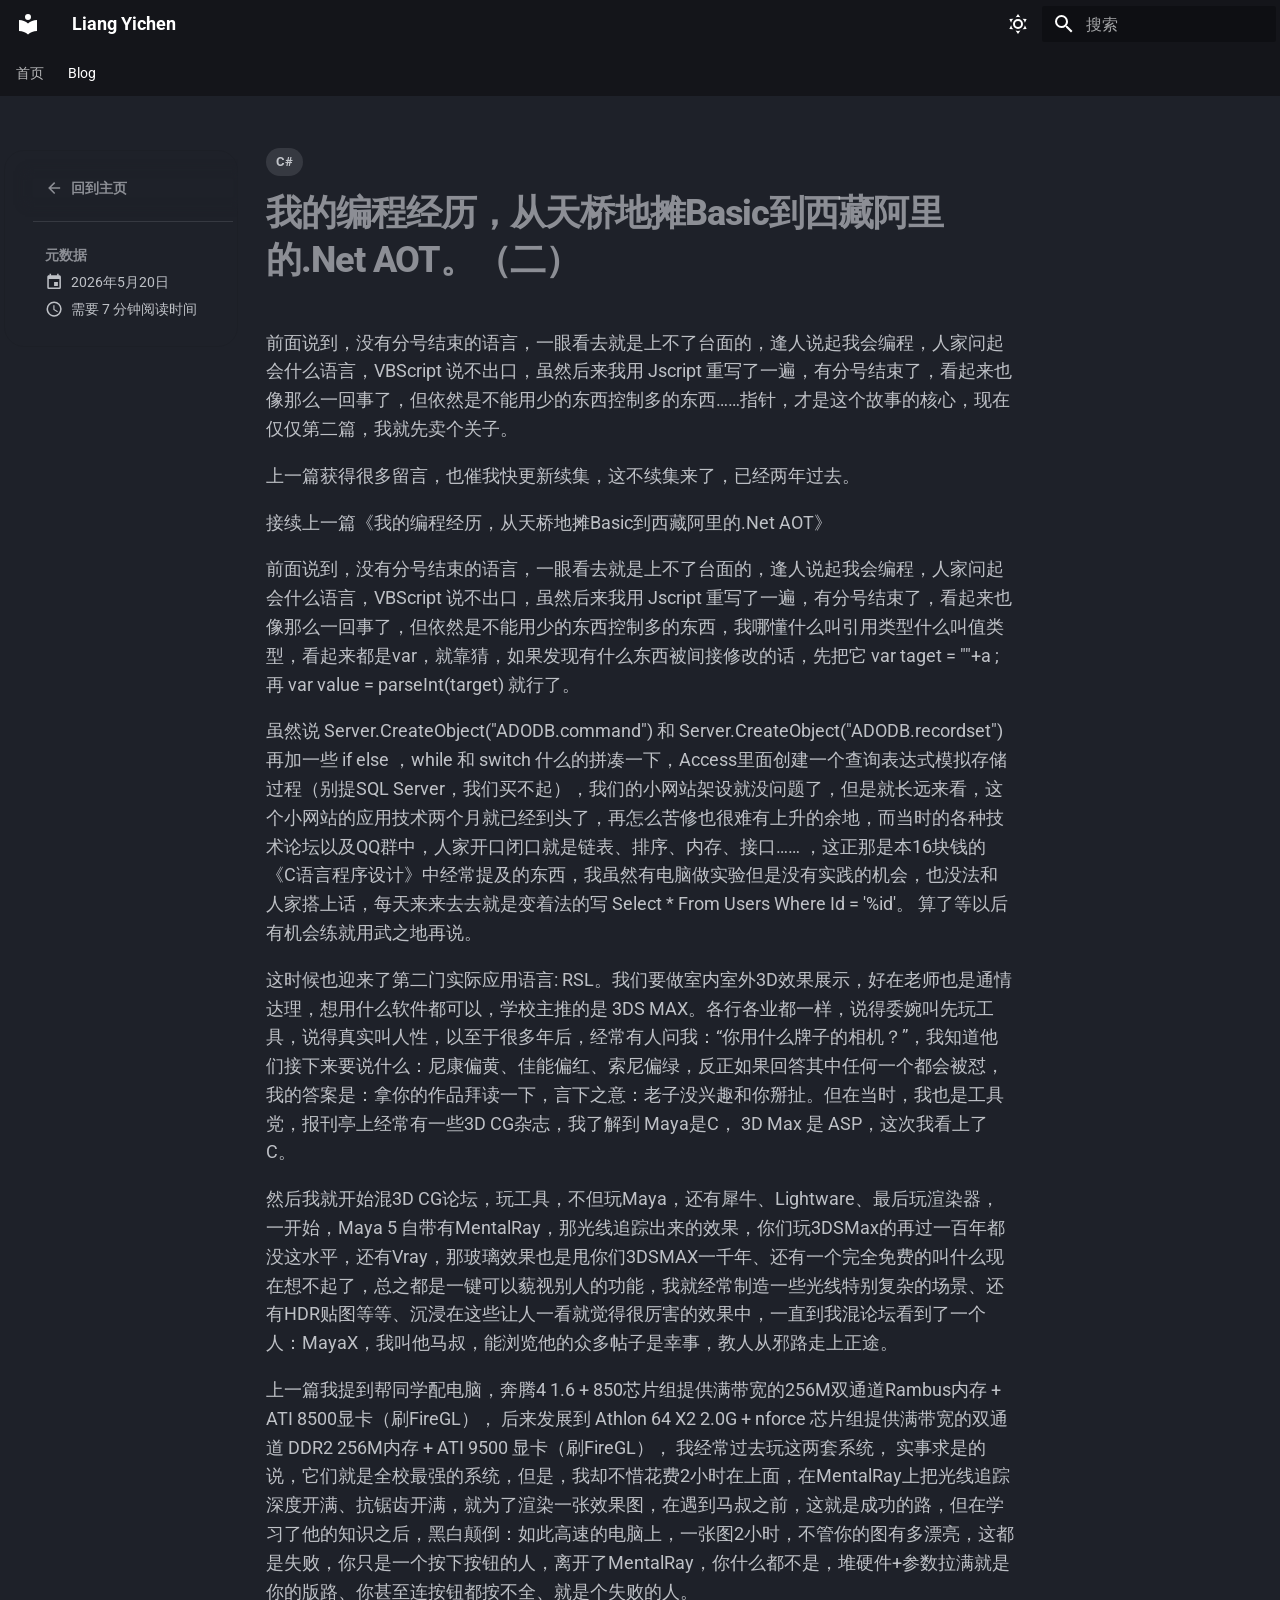
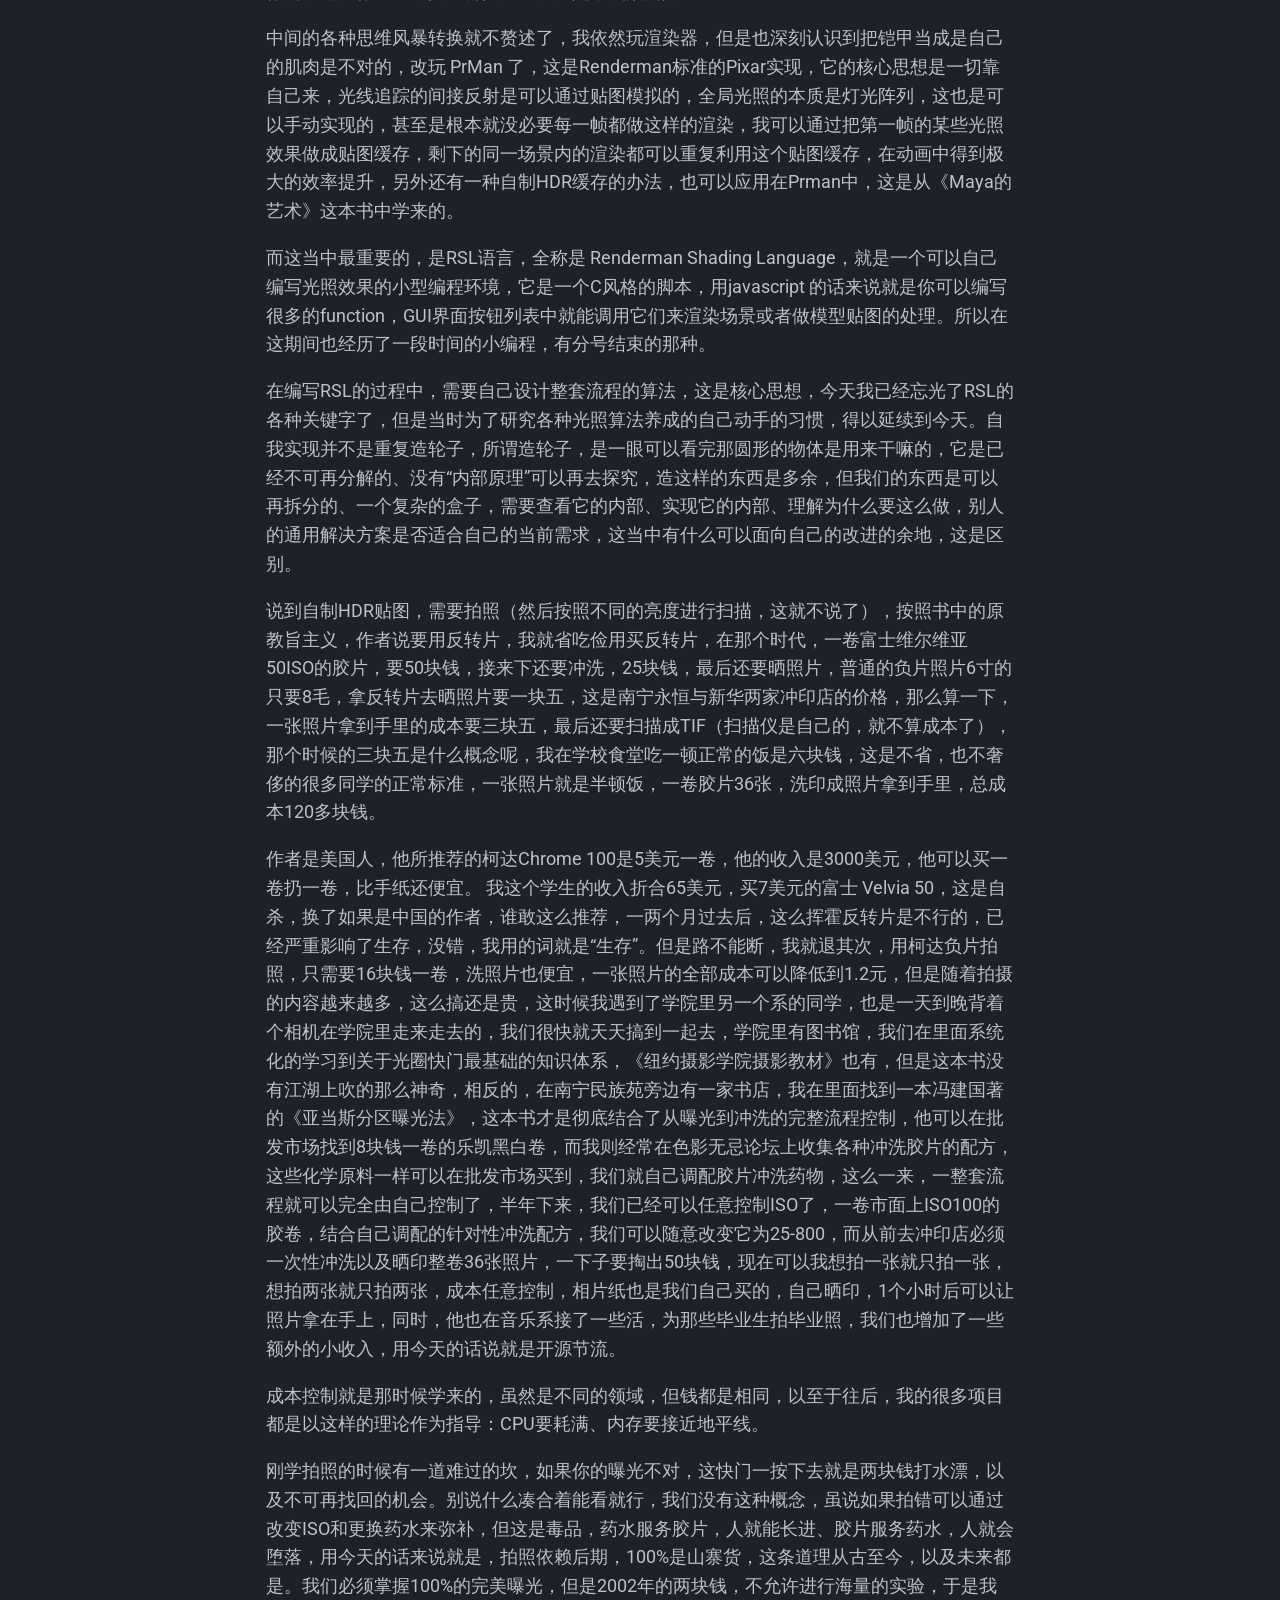
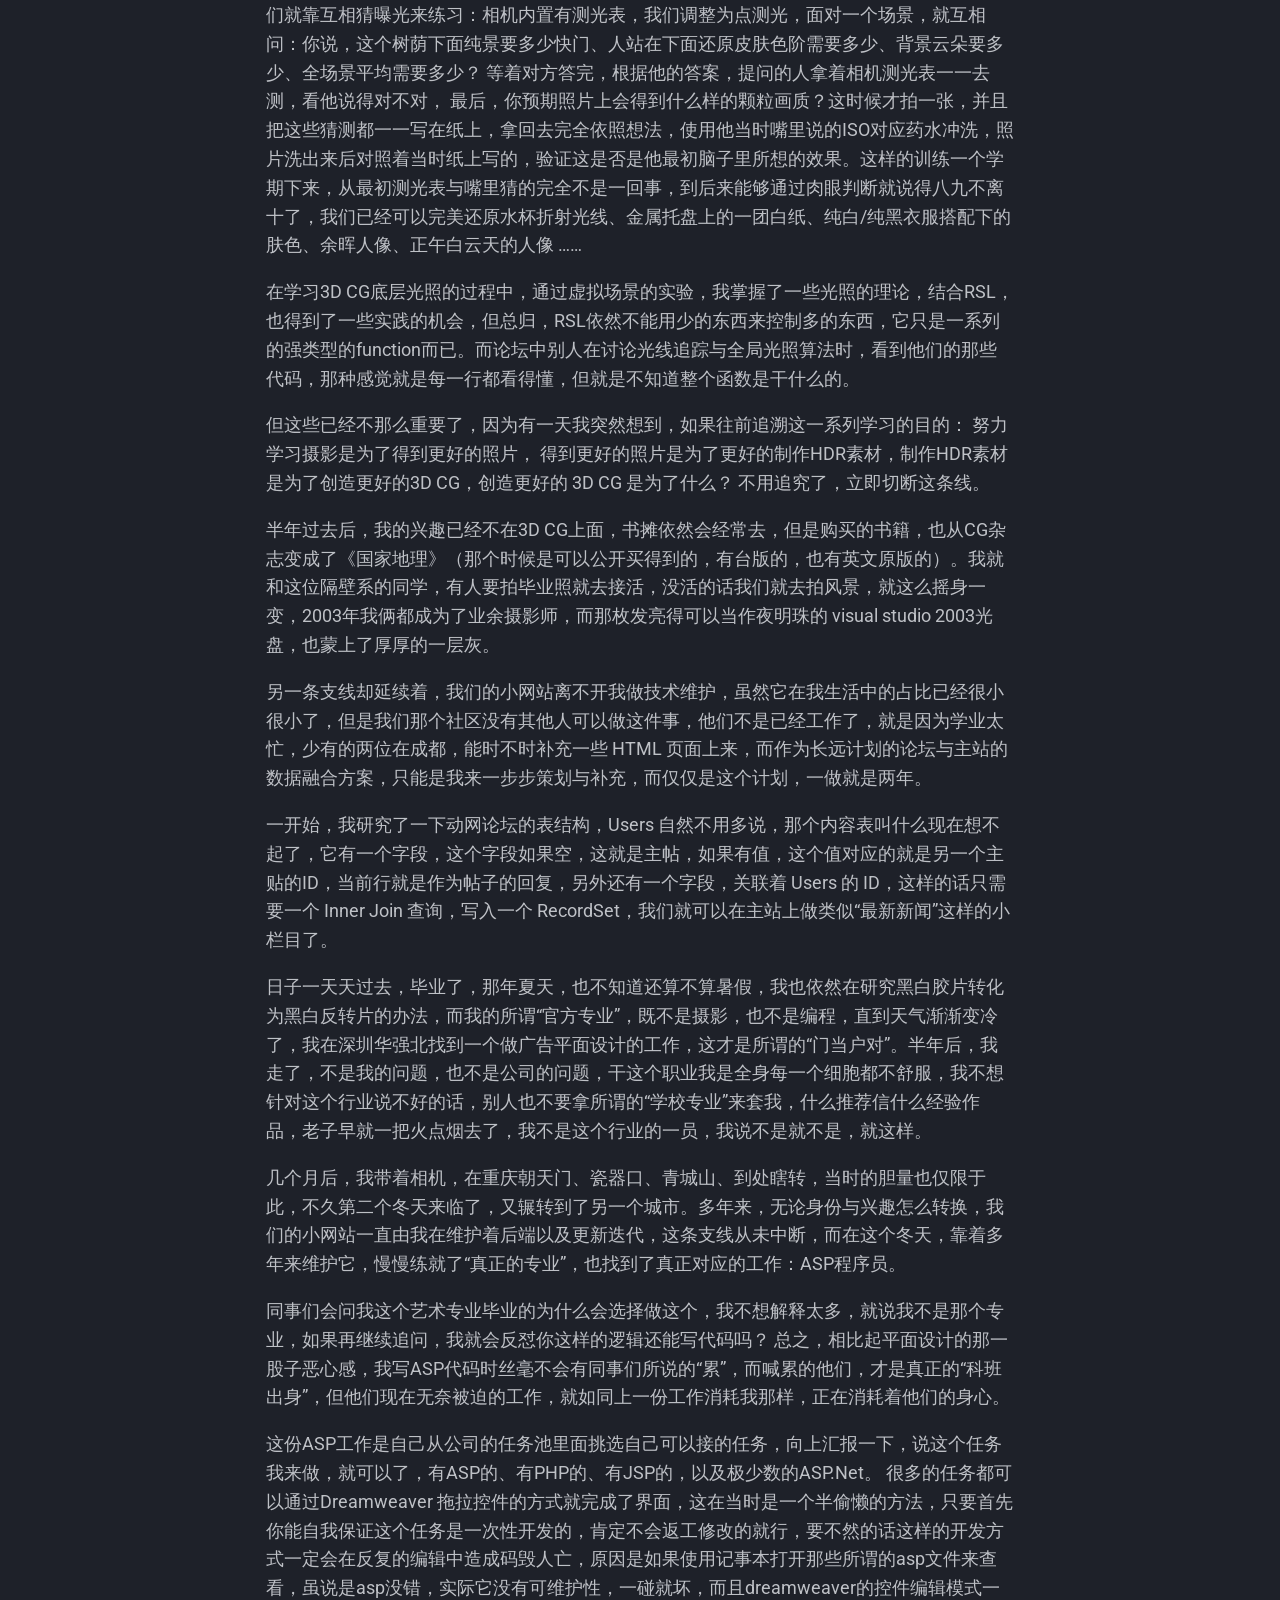
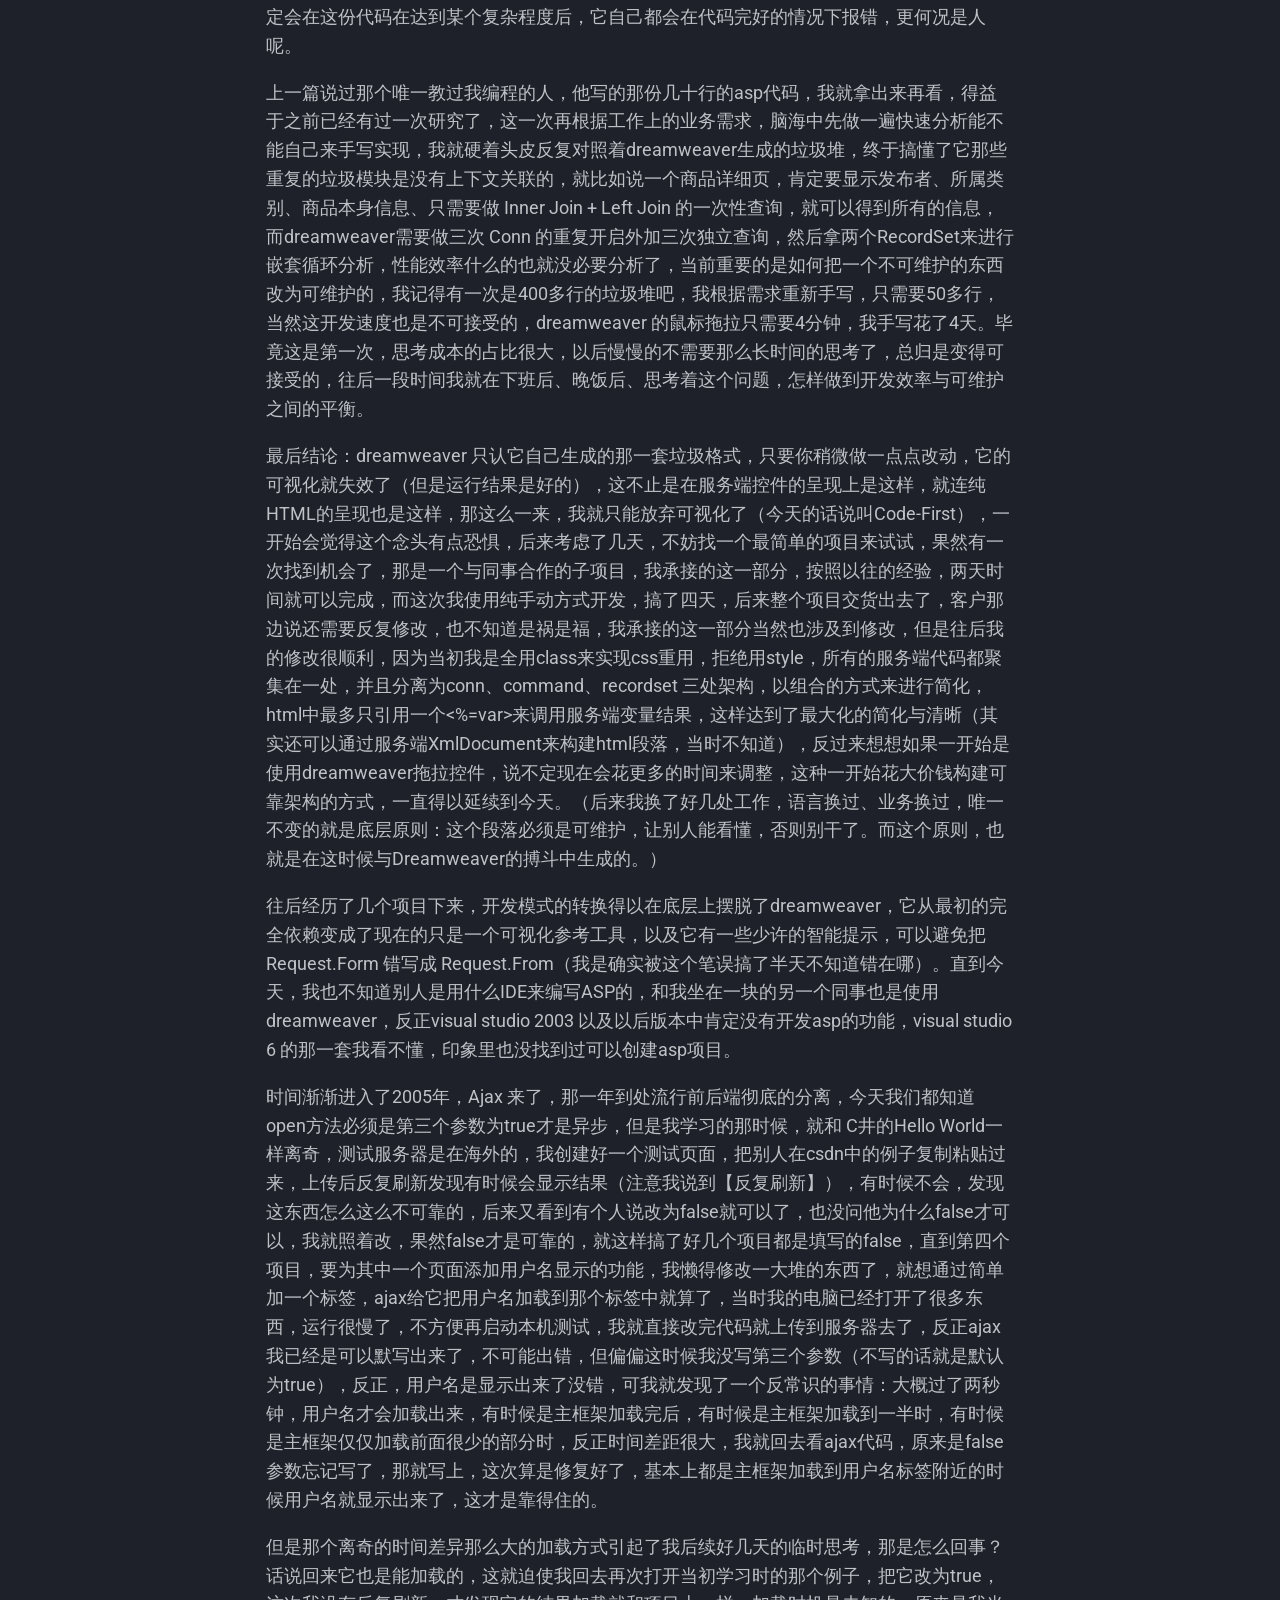
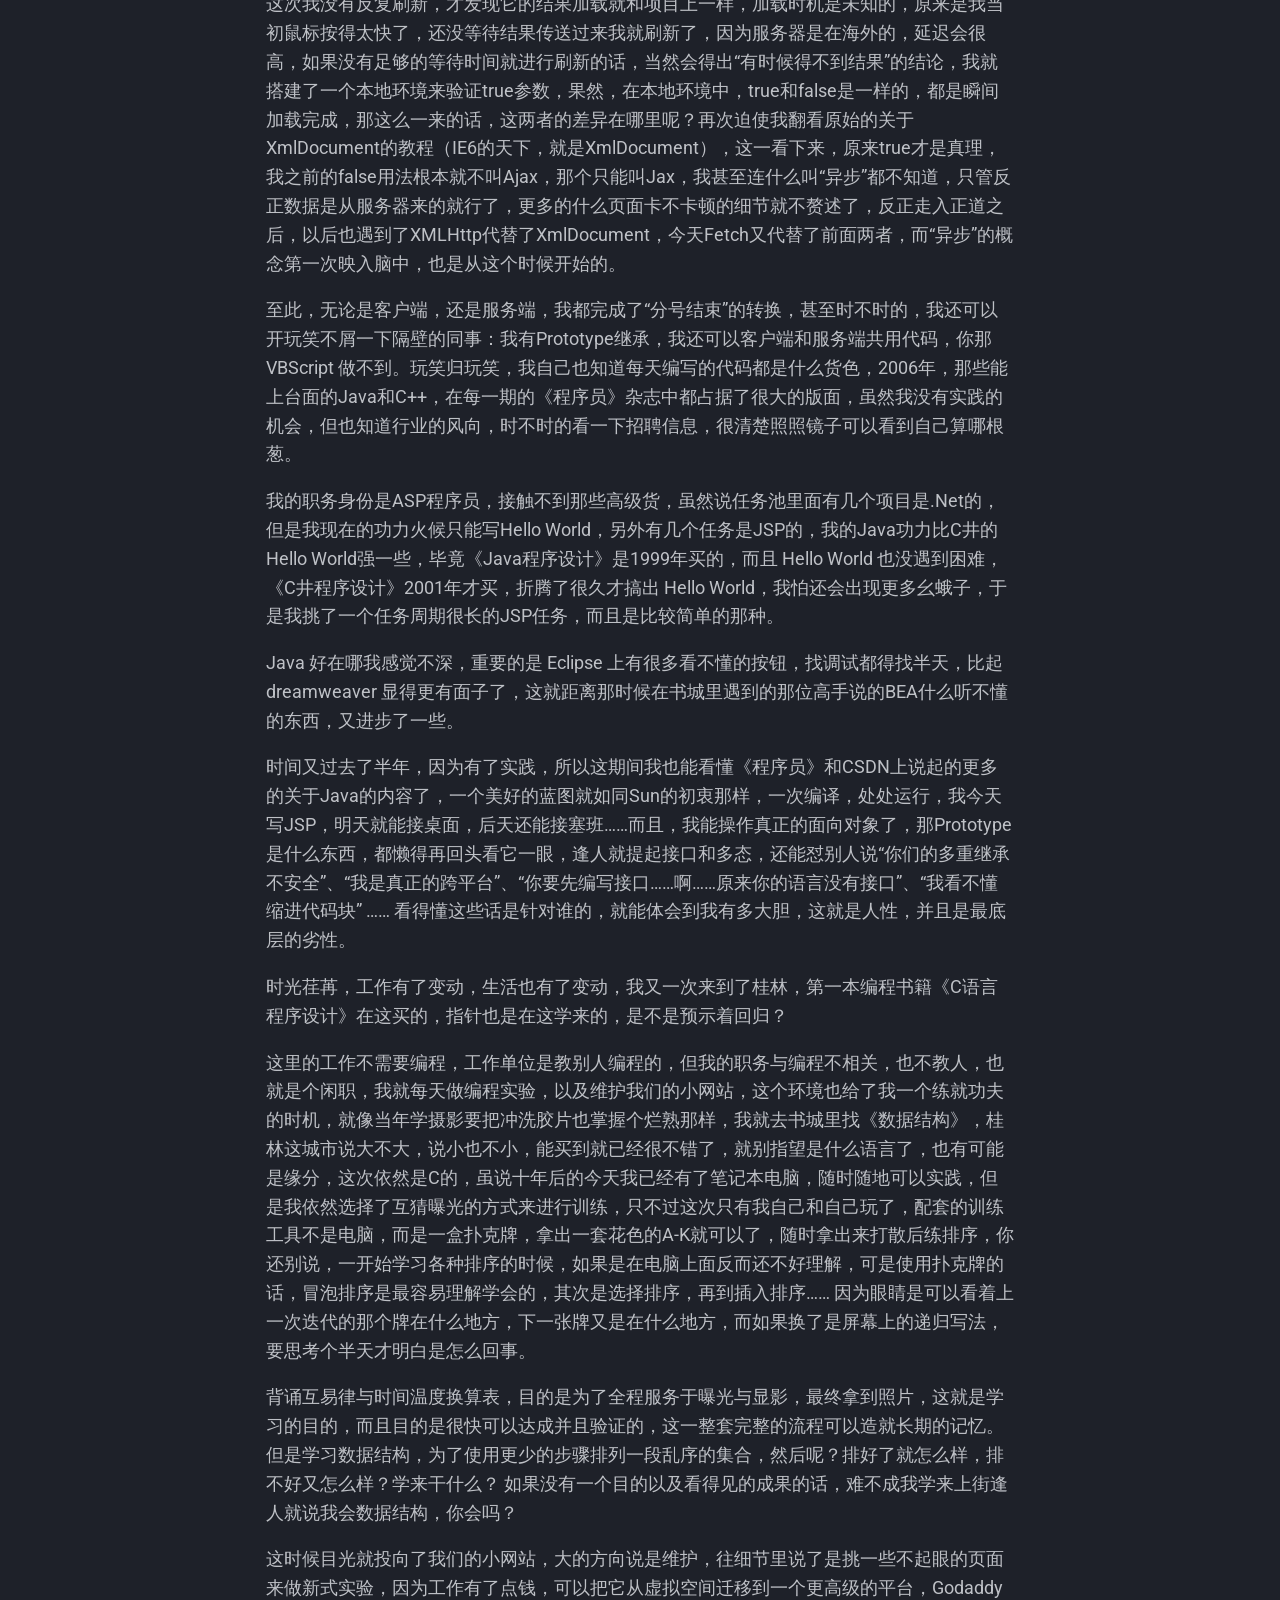
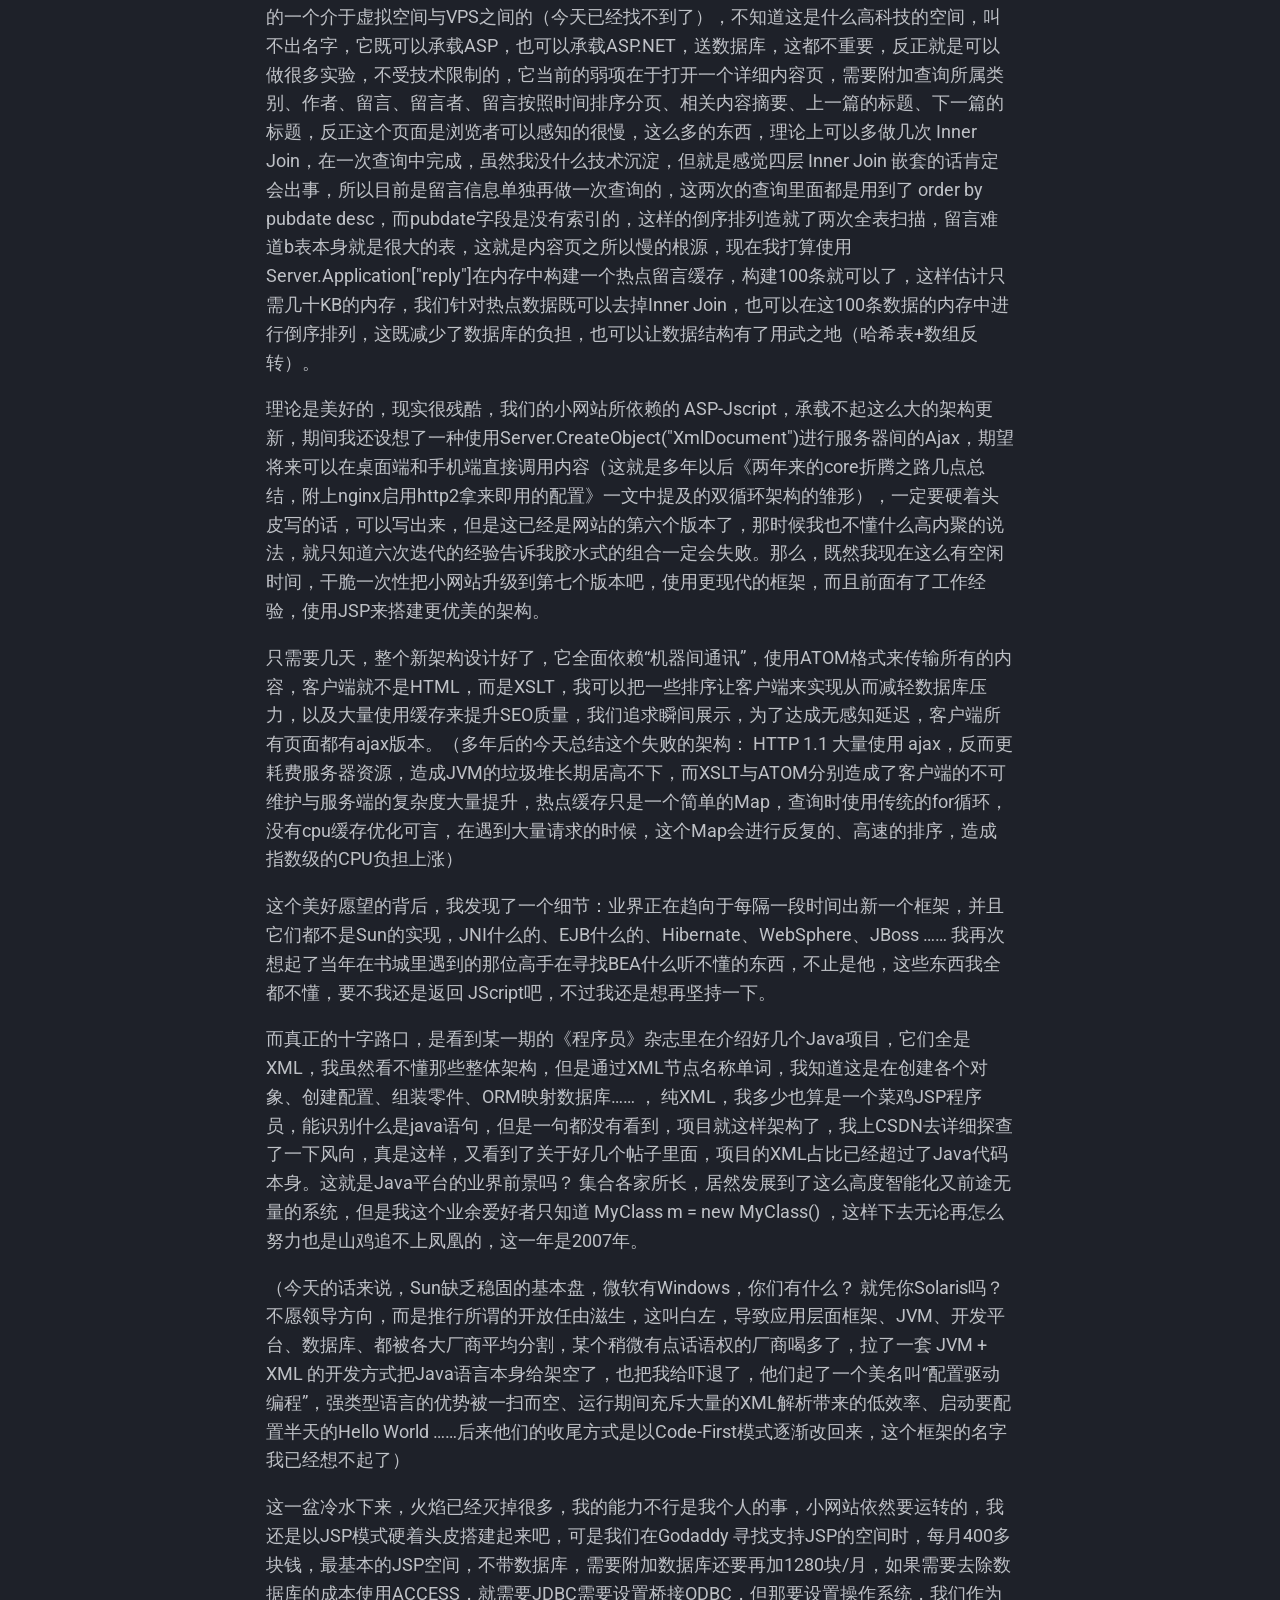
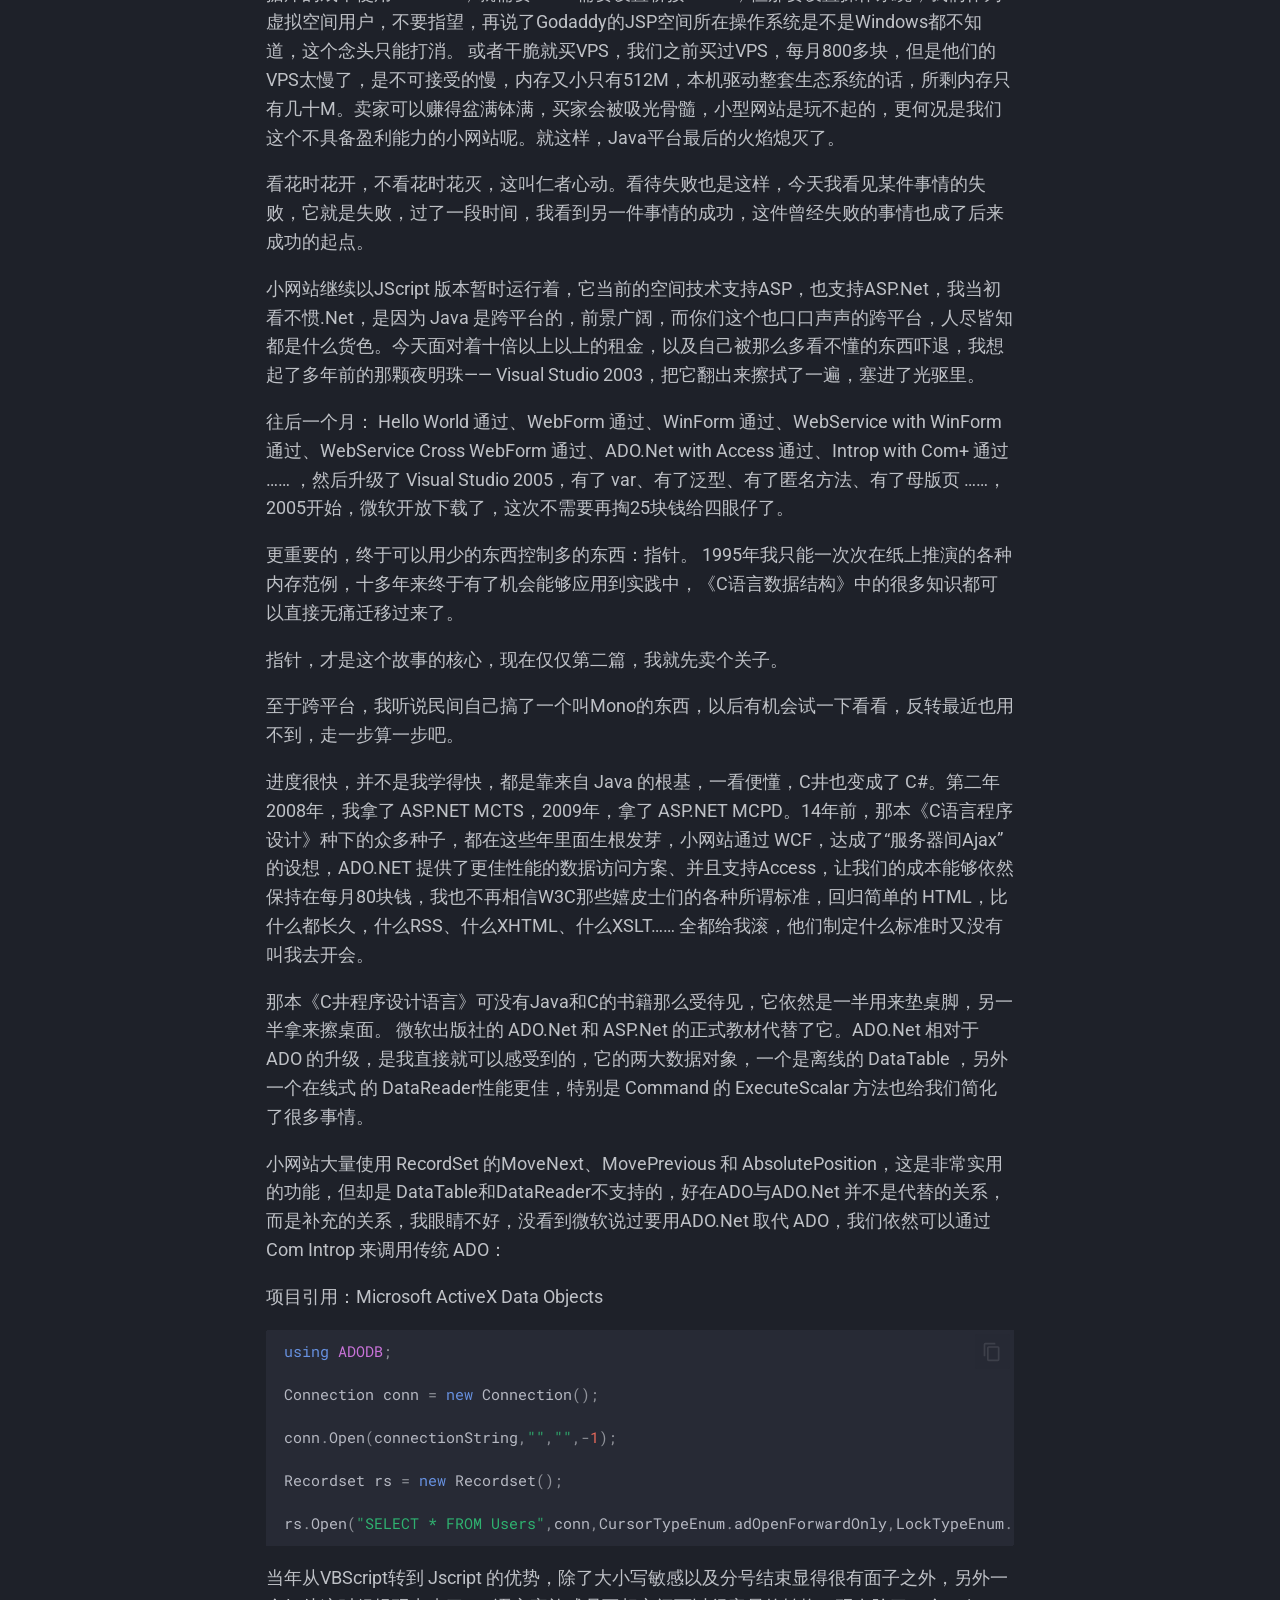
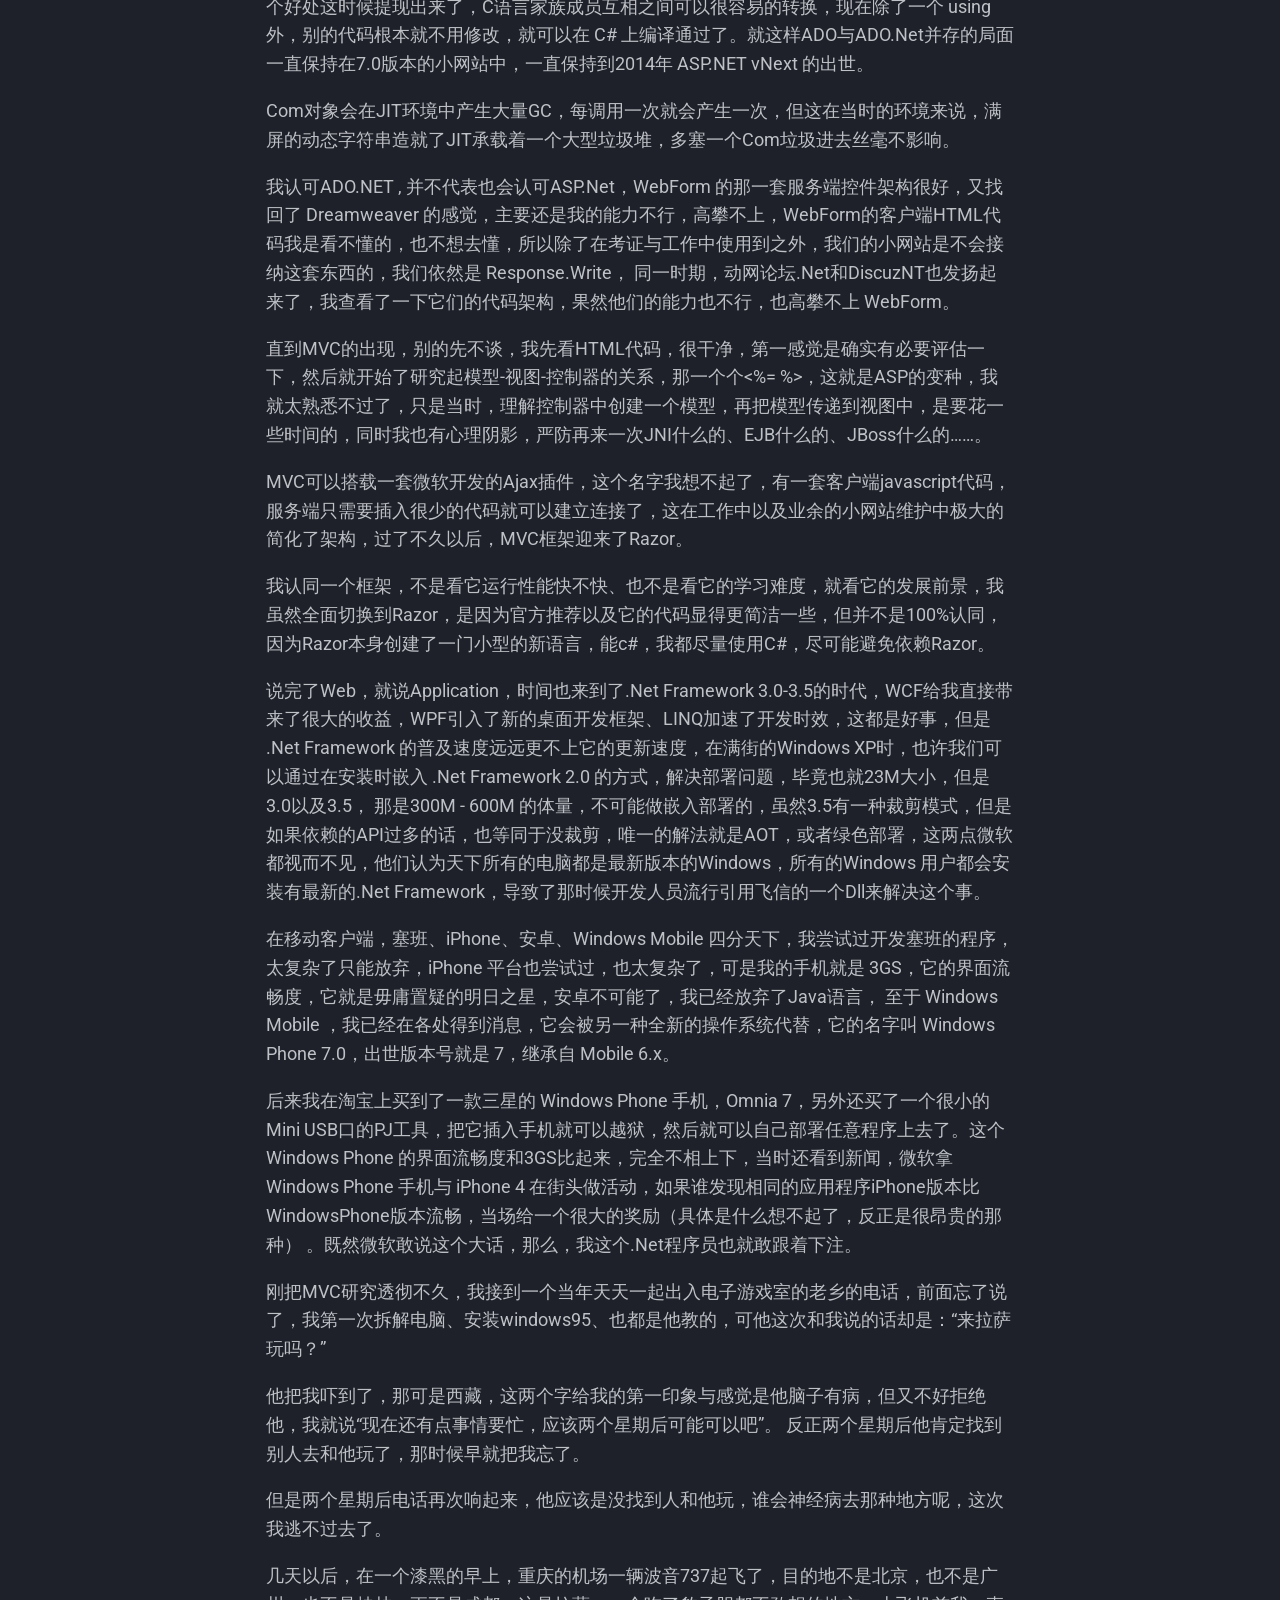
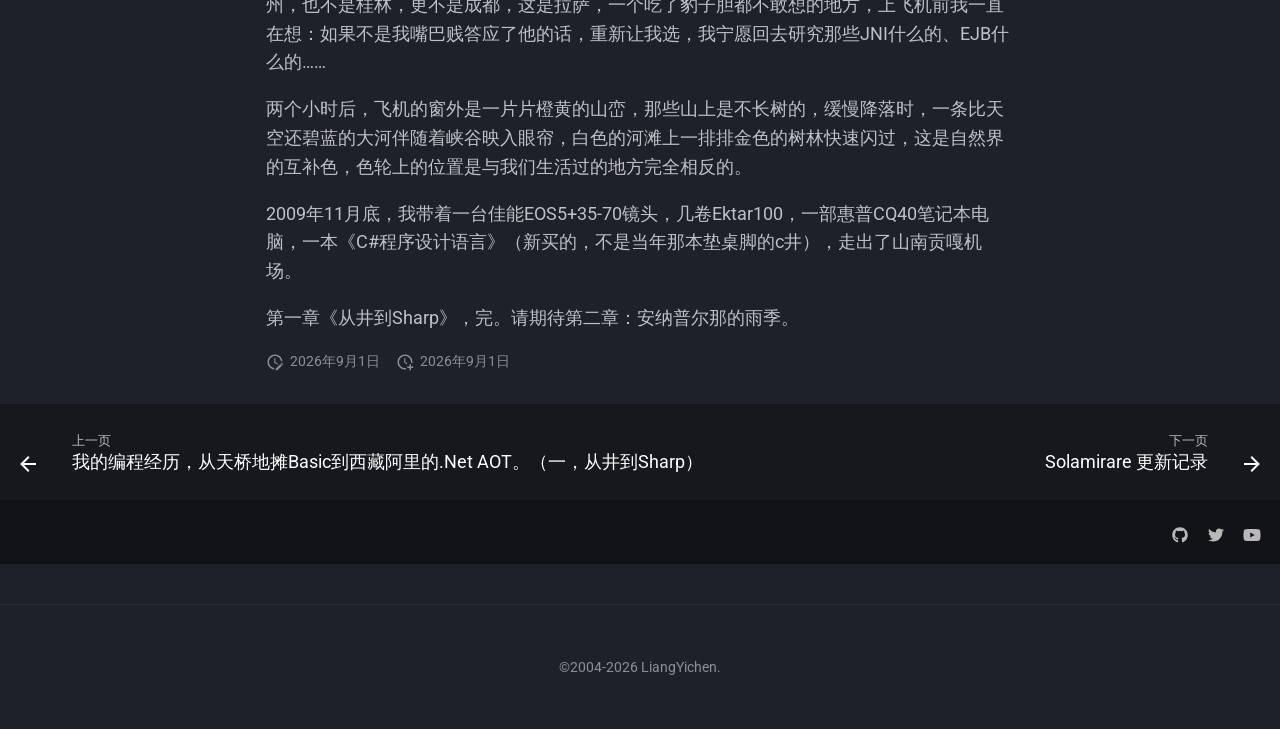
<file: blog/20260520/index.html>
<!DOCTYPE html><html lang=zh class=no-js><head><meta charset=utf-8><meta name=viewport content="width=device-width,initial-scale=1"><meta name=description content="前面说到，没有分号结束的语言，一眼看去就是上不了台面的，逢人说起我会编程，人家问起会什么语言，VBScript 说不出口，虽然后来我用 Jscript 重写了一遍，有分号结束了，看起来也像那么一回事了，但依然是不能用少的东西控制多的东西……指针，才是这个故事的核心，现在仅仅第二篇，我就先卖个关子。"><link href=https://www.liangyichen.org/blog/20260520/ rel=canonical><link href=../20240721/ rel=prev><link href=../20260901/ rel=next><link rel=icon href=../../images/favicon.ico><meta name=generator content="mkdocs-1.6.1, mkdocs-material-9.7.6"><title>我的编程经历，从天桥地摊Basic到西藏阿里的.Net AOT。（二） - Liang Yichen</title><link rel=stylesheet href=../../assets/stylesheets/main.484c7ddc.min.css><link rel=stylesheet href=../../assets/stylesheets/palette.ab4e12ef.min.css><link rel=preconnect href=https://fonts.gstatic.com crossorigin><link rel=stylesheet href="https://fonts.googleapis.com/css?family=Roboto:300,300i,400,400i,700,700i%7CRoboto+Mono:400,400i,700,700i&display=fallback"><style>:root{--md-text-font:"Roboto";--md-code-font:"Roboto Mono"}</style><link rel=stylesheet href=../../stylesheets/extra.css><script>__md_scope=new URL("../..",location),__md_hash=e=>[...e].reduce(((e,_)=>(e<<5)-e+_.charCodeAt(0)),0),__md_get=(e,_=localStorage,t=__md_scope)=>JSON.parse(_.getItem(t.pathname+"."+e)),__md_set=(e,_,t=localStorage,a=__md_scope)=>{try{t.setItem(a.pathname+"."+e,JSON.stringify(_))}catch(e){}}</script><link href=../../assets/stylesheets/glightbox.min.css rel=stylesheet><script src=../../assets/javascripts/glightbox.min.js></script><style id=glightbox-style>
            html.glightbox-open { overflow: initial; height: 100%; }
            .gslide-title { margin-top: 0px; user-select: text; }
            .gslide-desc { color: #666; user-select: text; }
            .gslide-image img { background: white; }
            .gscrollbar-fixer { padding-right: 15px; }
            .gdesc-inner { font-size: 0.75rem; }
            body[data-md-color-scheme="slate"] .gdesc-inner { background: var(--md-default-bg-color); }
            body[data-md-color-scheme="slate"] .gslide-title { color: var(--md-default-fg-color); }
            body[data-md-color-scheme="slate"] .gslide-desc { color: var(--md-default-fg-color); }
        </style></head> <body dir=ltr data-md-color-scheme=slate data-md-color-primary=black data-md-color-accent=indigo> <input class=md-toggle data-md-toggle=drawer type=checkbox id=__drawer autocomplete=off> <input class=md-toggle data-md-toggle=search type=checkbox id=__search autocomplete=off> <label class=md-overlay for=__drawer></label> <div data-md-component=skip> </div> <div data-md-component=announce> </div> <header class=md-header data-md-component=header> <nav class="md-header__inner md-grid" aria-label=页眉> <a href=../.. title="Liang Yichen" class="md-header__button md-logo" aria-label="Liang Yichen" data-md-component=logo> <svg xmlns=http://www.w3.org/2000/svg viewbox="0 0 24 24"><path d="M12 8a3 3 0 0 0 3-3 3 3 0 0 0-3-3 3 3 0 0 0-3 3 3 3 0 0 0 3 3m0 3.54C9.64 9.35 6.5 8 3 8v11c3.5 0 6.64 1.35 9 3.54 2.36-2.19 5.5-3.54 9-3.54V8c-3.5 0-6.64 1.35-9 3.54"></path></svg> </a> <label class="md-header__button md-icon" for=__drawer> <svg xmlns=http://www.w3.org/2000/svg viewbox="0 0 24 24"><path d="M3 6h18v2H3zm0 5h18v2H3zm0 5h18v2H3z"></path></svg> </label> <div class=md-header__title data-md-component=header-title> <div class=md-header__ellipsis> <div class=md-header__topic> <span class=md-ellipsis> Liang Yichen </span> </div> <div class=md-header__topic data-md-component=header-topic> <span class=md-ellipsis> 我的编程经历，从天桥地摊Basic到西藏阿里的.Net AOT。（二） </span> </div> </div> </div> <form class=md-header__option data-md-component=palette> <input class=md-option data-md-color-media data-md-color-scheme=slate data-md-color-primary=black data-md-color-accent=indigo aria-label=切换亮色模式 type=radio name=__palette id=__palette_0> <label class="md-header__button md-icon" title=切换亮色模式 for=__palette_1 hidden> <svg xmlns=http://www.w3.org/2000/svg viewbox="0 0 24 24"><path d="M12 7a5 5 0 0 1 5 5 5 5 0 0 1-5 5 5 5 0 0 1-5-5 5 5 0 0 1 5-5m0 2a3 3 0 0 0-3 3 3 3 0 0 0 3 3 3 3 0 0 0 3-3 3 3 0 0 0-3-3m0-7 2.39 3.42C13.65 5.15 12.84 5 12 5s-1.65.15-2.39.42zM3.34 7l4.16-.35A7.2 7.2 0 0 0 5.94 8.5c-.44.74-.69 1.5-.83 2.29zm.02 10 1.76-3.77a7.131 7.131 0 0 0 2.38 4.14zM20.65 7l-1.77 3.79a7.02 7.02 0 0 0-2.38-4.15zm-.01 10-4.14.36c.59-.51 1.12-1.14 1.54-1.86.42-.73.69-1.5.83-2.29zM12 22l-2.41-3.44c.74.27 1.55.44 2.41.44.82 0 1.63-.17 2.37-.44z"></path></svg> </label> <input class=md-option data-md-color-media data-md-color-scheme=default data-md-color-primary=white data-md-color-accent=indigo aria-label=切换暗色模式 type=radio name=__palette id=__palette_1> <label class="md-header__button md-icon" title=切换暗色模式 for=__palette_0 hidden> <svg xmlns=http://www.w3.org/2000/svg viewbox="0 0 24 24"><path d="m17.75 4.09-2.53 1.94.91 3.06-2.63-1.81-2.63 1.81.91-3.06-2.53-1.94L12.44 4l1.06-3 1.06 3zm3.5 6.91-1.64 1.25.59 1.98-1.7-1.17-1.7 1.17.59-1.98L15.75 11l2.06-.05L18.5 9l.69 1.95zm-2.28 4.95c.83-.08 1.72 1.1 1.19 1.85-.32.45-.66.87-1.08 1.27C15.17 23 8.84 23 4.94 19.07c-3.91-3.9-3.91-10.24 0-14.14.4-.4.82-.76 1.27-1.08.75-.53 1.93.36 1.85 1.19-.27 2.86.69 5.83 2.89 8.02a9.96 9.96 0 0 0 8.02 2.89m-1.64 2.02a12.08 12.08 0 0 1-7.8-3.47c-2.17-2.19-3.33-5-3.49-7.82-2.81 3.14-2.7 7.96.31 10.98 3.02 3.01 7.84 3.12 10.98.31"></path></svg> </label> </form> <script>var palette=__md_get("__palette");if(palette&&palette.color){if("(prefers-color-scheme)"===palette.color.media){var media=matchMedia("(prefers-color-scheme: light)"),input=document.querySelector(media.matches?"[data-md-color-media='(prefers-color-scheme: light)']":"[data-md-color-media='(prefers-color-scheme: dark)']");palette.color.media=input.getAttribute("data-md-color-media"),palette.color.scheme=input.getAttribute("data-md-color-scheme"),palette.color.primary=input.getAttribute("data-md-color-primary"),palette.color.accent=input.getAttribute("data-md-color-accent")}for(var[key,value]of Object.entries(palette.color))document.body.setAttribute("data-md-color-"+key,value)}</script> <label class="md-header__button md-icon" for=__search> <svg xmlns=http://www.w3.org/2000/svg viewbox="0 0 24 24"><path d="M9.5 3A6.5 6.5 0 0 1 16 9.5c0 1.61-.59 3.09-1.56 4.23l.27.27h.79l5 5-1.5 1.5-5-5v-.79l-.27-.27A6.52 6.52 0 0 1 9.5 16 6.5 6.5 0 0 1 3 9.5 6.5 6.5 0 0 1 9.5 3m0 2C7 5 5 7 5 9.5S7 14 9.5 14 14 12 14 9.5 12 5 9.5 5"></path></svg> </label> <div class=md-search data-md-component=search role=dialog> <label class=md-search__overlay for=__search></label> <div class=md-search__inner role=search> <form class=md-search__form name=search> <input type=text class=md-search__input name=query aria-label=搜索 placeholder=搜索 autocapitalize=off autocorrect=off autocomplete=off spellcheck=false data-md-component=search-query required> <label class="md-search__icon md-icon" for=__search> <svg xmlns=http://www.w3.org/2000/svg viewbox="0 0 24 24"><path d="M9.5 3A6.5 6.5 0 0 1 16 9.5c0 1.61-.59 3.09-1.56 4.23l.27.27h.79l5 5-1.5 1.5-5-5v-.79l-.27-.27A6.52 6.52 0 0 1 9.5 16 6.5 6.5 0 0 1 3 9.5 6.5 6.5 0 0 1 9.5 3m0 2C7 5 5 7 5 9.5S7 14 9.5 14 14 12 14 9.5 12 5 9.5 5"></path></svg> <svg xmlns=http://www.w3.org/2000/svg viewbox="0 0 24 24"><path d="M20 11v2H8l5.5 5.5-1.42 1.42L4.16 12l7.92-7.92L13.5 5.5 8 11z"></path></svg> </label> <nav class=md-search__options aria-label=查找> <button type=reset class="md-search__icon md-icon" title=清空当前内容 aria-label=清空当前内容 tabindex=-1> <svg xmlns=http://www.w3.org/2000/svg viewbox="0 0 24 24"><path d="M19 6.41 17.59 5 12 10.59 6.41 5 5 6.41 10.59 12 5 17.59 6.41 19 12 13.41 17.59 19 19 17.59 13.41 12z"></path></svg> </button> </nav> </form> <div class=md-search__output> <div class=md-search__scrollwrap tabindex=0 data-md-scrollfix> <div class=md-search-result data-md-component=search-result> <div class=md-search-result__meta> 正在初始化搜索引擎 </div> <ol class=md-search-result__list role=presentation></ol> </div> </div> </div> </div> </div> </nav> </header> <div class=md-container data-md-component=container> <nav class=md-tabs aria-label=标签 data-md-component=tabs> <div class=md-grid> <ul class=md-tabs__list> <li class=md-tabs__item> <a href=../.. class=md-tabs__link> 首页 </a> </li> <li class="md-tabs__item md-tabs__item--active"> <a href=../ class=md-tabs__link> Blog </a> </li> </ul> </div> </nav> <main class=md-main data-md-component=main> <div class="md-main__inner md-grid"> <div class="md-sidebar md-sidebar--primary" data-md-component=sidebar data-md-type=navigation hidden> <div class=md-sidebar__scrollwrap> <div class=md-sidebar__inner> <nav class="md-nav md-nav--primary md-nav--lifted" aria-label=导航栏 data-md-level=0> <label class=md-nav__title for=__drawer> <a href=../.. title="Liang Yichen" class="md-nav__button md-logo" aria-label="Liang Yichen" data-md-component=logo> <svg xmlns=http://www.w3.org/2000/svg viewbox="0 0 24 24"><path d="M12 8a3 3 0 0 0 3-3 3 3 0 0 0-3-3 3 3 0 0 0-3 3 3 3 0 0 0 3 3m0 3.54C9.64 9.35 6.5 8 3 8v11c3.5 0 6.64 1.35 9 3.54 2.36-2.19 5.5-3.54 9-3.54V8c-3.5 0-6.64 1.35-9 3.54"></path></svg> </a> Liang Yichen </label> <ul class=md-nav__list data-md-scrollfix> <li class=md-nav__item> <a href=../.. class=md-nav__link> <span class=md-ellipsis> 首页 </span> </a> </li> <li class="md-nav__item md-nav__item--active"> <a href=../ class=md-nav__link> <span class=md-ellipsis> Blog </span> </a> </li> </ul> </nav> </div> </div> </div> <div class="md-sidebar md-sidebar--secondary" data-md-component=sidebar data-md-type=toc> <div class=md-sidebar__scrollwrap> <div class=md-sidebar__inner> <nav class="md-nav md-nav--secondary" aria-label=目录> </nav> </div> </div> </div> <div class="md-content md-content--post" data-md-component=content> <div class="md-sidebar md-sidebar--post" data-md-component=sidebar data-md-type=navigation> <div class=md-sidebar__scrollwrap> <div class="md-sidebar__inner md-post"> <nav class="md-nav md-nav--primary"> <div class=md-post__back> <div class="md-nav__title md-nav__container"> <a href=../ class=md-nav__link> <svg xmlns=http://www.w3.org/2000/svg viewbox="0 0 24 24"><path d="M20 11v2H8l5.5 5.5-1.42 1.42L4.16 12l7.92-7.92L13.5 5.5 8 11z"></path></svg> <span class=md-ellipsis> 回到主页 </span> </a> </div> </div> <ul class="md-post__meta md-nav__list"> <li class="md-nav__item md-nav__item--section"> <div class=md-post__title> <span class=md-ellipsis> 元数据 </span> </div> <nav class=md-nav> <ul class=md-nav__list> <li class=md-nav__item> <div class=md-nav__link> <svg xmlns=http://www.w3.org/2000/svg viewbox="0 0 24 24"><path d="M19 19H5V8h14m-3-7v2H8V1H6v2H5c-1.11 0-2 .89-2 2v14a2 2 0 0 0 2 2h14a2 2 0 0 0 2-2V5a2 2 0 0 0-2-2h-1V1m-1 11h-5v5h5z"></path></svg> <time datetime="2026-05-20 00:00:00+00:00" class=md-ellipsis>2026年5月20日</time> </div> </li> <li class=md-nav__item> <div class=md-nav__link> <svg xmlns=http://www.w3.org/2000/svg viewbox="0 0 24 24"><path d="M12 20a8 8 0 0 0 8-8 8 8 0 0 0-8-8 8 8 0 0 0-8 8 8 8 0 0 0 8 8m0-18a10 10 0 0 1 10 10 10 10 0 0 1-10 10C6.47 22 2 17.5 2 12A10 10 0 0 1 12 2m.5 5v5.25l4.5 2.67-.75 1.23L11 13V7z"></path></svg> <span class=md-ellipsis> 需要 7 分钟阅读时间 </span> </div> </li> </ul> </nav> </li> </ul> </nav> </div> </div> </div> <article class="md-content__inner md-typeset"> <nav class=md-tags> <span class=md-tag>C#</span> </nav> <h1>我的编程经历，从天桥地摊Basic到西藏阿里的.Net AOT。（二）</h1> <p>前面说到，没有分号结束的语言，一眼看去就是上不了台面的，逢人说起我会编程，人家问起会什么语言，VBScript 说不出口，虽然后来我用 Jscript 重写了一遍，有分号结束了，看起来也像那么一回事了，但依然是不能用少的东西控制多的东西……指针，才是这个故事的核心，现在仅仅第二篇，我就先卖个关子。</p> <!-- more --> <p>上一篇获得很多留言，也催我快更新续集，这不续集来了，已经两年过去。</p> <p>接续上一篇《我的编程经历，从天桥地摊Basic到西藏阿里的.Net AOT》</p> <p>前面说到，没有分号结束的语言，一眼看去就是上不了台面的，逢人说起我会编程，人家问起会什么语言，VBScript 说不出口，虽然后来我用 Jscript 重写了一遍，有分号结束了，看起来也像那么一回事了，但依然是不能用少的东西控制多的东西，我哪懂什么叫引用类型什么叫值类型，看起来都是var，就靠猜，如果发现有什么东西被间接修改的话，先把它 var taget = ""+a ; 再 var value = parseInt(target) 就行了。</p> <p>虽然说 Server.CreateObject("ADODB.command") 和 Server.CreateObject("ADODB.recordset") 再加一些 if else ，while 和 switch 什么的拼凑一下，Access里面创建一个查询表达式模拟存储过程（别提SQL Server，我们买不起），我们的小网站架设就没问题了，但是就长远来看，这个小网站的应用技术两个月就已经到头了，再怎么苦修也很难有上升的余地，而当时的各种技术论坛以及QQ群中，人家开口闭口就是链表、排序、内存、接口…… ，这正那是本16块钱的《C语言程序设计》中经常提及的东西，我虽然有电脑做实验但是没有实践的机会，也没法和人家搭上话，每天来来去去就是变着法的写 Select * From Users Where Id = '%id'。 算了等以后有机会练就用武之地再说。 </p> <p>这时候也迎来了第二门实际应用语言: RSL。我们要做室内室外3D效果展示，好在老师也是通情达理，想用什么软件都可以，学校主推的是 3DS MAX。各行各业都一样，说得委婉叫先玩工具，说得真实叫人性，以至于很多年后，经常有人问我：“你用什么牌子的相机？”，我知道他们接下来要说什么：尼康偏黄、佳能偏红、索尼偏绿，反正如果回答其中任何一个都会被怼，我的答案是：拿你的作品拜读一下，言下之意：老子没兴趣和你掰扯。但在当时，我也是工具党，报刊亭上经常有一些3D CG杂志，我了解到 Maya是C， 3D Max 是 ASP，这次我看上了C。</p> <p>然后我就开始混3D CG论坛，玩工具，不但玩Maya，还有犀牛、Lightware、最后玩渲染器，一开始，Maya 5 自带有MentalRay，那光线追踪出来的效果，你们玩3DSMax的再过一百年都没这水平，还有Vray，那玻璃效果也是甩你们3DSMAX一千年、还有一个完全免费的叫什么现在想不起了，总之都是一键可以藐视别人的功能，我就经常制造一些光线特别复杂的场景、还有HDR贴图等等、沉浸在这些让人一看就觉得很厉害的效果中，一直到我混论坛看到了一个人：MayaX，我叫他马叔，能浏览他的众多帖子是幸事，教人从邪路走上正途。</p> <p>上一篇我提到帮同学配电脑，奔腾4 1.6 + 850芯片组提供满带宽的256M双通道Rambus内存 + ATI 8500显卡（刷FireGL）， 后来发展到 Athlon 64 X2 2.0G + nforce 芯片组提供满带宽的双通道 DDR2 256M内存 + ATI 9500 显卡（刷FireGL）， 我经常过去玩这两套系统， 实事求是的说，它们就是全校最强的系统，但是，我却不惜花费2小时在上面，在MentalRay上把光线追踪深度开满、抗锯齿开满，就为了渲染一张效果图，在遇到马叔之前，这就是成功的路，但在学习了他的知识之后，黑白颠倒：如此高速的电脑上，一张图2小时，不管你的图有多漂亮，这都是失败，你只是一个按下按钮的人，离开了MentalRay，你什么都不是，堆硬件+参数拉满就是你的版路、你甚至连按钮都按不全、就是个失败的人。</p> <p>中间的各种思维风暴转换就不赘述了，我依然玩渲染器，但是也深刻认识到把铠甲当成是自己的肌肉是不对的，改玩 PrMan 了，这是Renderman标准的Pixar实现，它的核心思想是一切靠自己来，光线追踪的间接反射是可以通过贴图模拟的，全局光照的本质是灯光阵列，这也是可以手动实现的，甚至是根本就没必要每一帧都做这样的渲染，我可以通过把第一帧的某些光照效果做成贴图缓存，剩下的同一场景内的渲染都可以重复利用这个贴图缓存，在动画中得到极大的效率提升，另外还有一种自制HDR缓存的办法，也可以应用在Prman中，这是从《Maya的艺术》这本书中学来的。</p> <p>而这当中最重要的，是RSL语言，全称是 Renderman Shading Language，就是一个可以自己编写光照效果的小型编程环境，它是一个C风格的脚本，用javascript 的话来说就是你可以编写很多的function，GUI界面按钮列表中就能调用它们来渲染场景或者做模型贴图的处理。所以在这期间也经历了一段时间的小编程，有分号结束的那种。</p> <p>在编写RSL的过程中，需要自己设计整套流程的算法，这是核心思想，今天我已经忘光了RSL的各种关键字了，但是当时为了研究各种光照算法养成的自己动手的习惯，得以延续到今天。自我实现并不是重复造轮子，所谓造轮子，是一眼可以看完那圆形的物体是用来干嘛的，它是已经不可再分解的、没有“内部原理”可以再去探究，造这样的东西是多余，但我们的东西是可以再拆分的、一个复杂的盒子，需要查看它的内部、实现它的内部、理解为什么要这么做，别人的通用解决方案是否适合自己的当前需求，这当中有什么可以面向自己的改进的余地，这是区别。</p> <p>说到自制HDR贴图，需要拍照（然后按照不同的亮度进行扫描，这就不说了），按照书中的原教旨主义，作者说要用反转片，我就省吃俭用买反转片，在那个时代，一卷富士维尔维亚50ISO的胶片，要50块钱，接来下还要冲洗，25块钱，最后还要晒照片，普通的负片照片6寸的只要8毛，拿反转片去晒照片要一块五，这是南宁永恒与新华两家冲印店的价格，那么算一下，一张照片拿到手里的成本要三块五，最后还要扫描成TIF（扫描仪是自己的，就不算成本了），那个时候的三块五是什么概念呢，我在学校食堂吃一顿正常的饭是六块钱，这是不省，也不奢侈的很多同学的正常标准，一张照片就是半顿饭，一卷胶片36张，洗印成照片拿到手里，总成本120多块钱。</p> <p>作者是美国人，他所推荐的柯达Chrome 100是5美元一卷，他的收入是3000美元，他可以买一卷扔一卷，比手纸还便宜。 我这个学生的收入折合65美元，买7美元的富士 Velvia 50，这是自杀，换了如果是中国的作者，谁敢这么推荐，一两个月过去后，这么挥霍反转片是不行的，已经严重影响了生存，没错，我用的词就是“生存”。但是路不能断，我就退其次，用柯达负片拍照，只需要16块钱一卷，洗照片也便宜，一张照片的全部成本可以降低到1.2元，但是随着拍摄的内容越来越多，这么搞还是贵，这时候我遇到了学院里另一个系的同学，也是一天到晚背着个相机在学院里走来走去的，我们很快就天天搞到一起去，学院里有图书馆，我们在里面系统化的学习到关于光圈快门最基础的知识体系，《纽约摄影学院摄影教材》也有，但是这本书没有江湖上吹的那么神奇，相反的，在南宁民族苑旁边有一家书店，我在里面找到一本冯建国著的《亚当斯分区曝光法》，这本书才是彻底结合了从曝光到冲洗的完整流程控制，他可以在批发市场找到8块钱一卷的乐凯黑白卷，而我则经常在色影无忌论坛上收集各种冲洗胶片的配方，这些化学原料一样可以在批发市场买到，我们就自己调配胶片冲洗药物，这么一来，一整套流程就可以完全由自己控制了，半年下来，我们已经可以任意控制ISO了，一卷市面上ISO100的胶卷，结合自己调配的针对性冲洗配方，我们可以随意改变它为25-800，而从前去冲印店必须一次性冲洗以及晒印整卷36张照片，一下子要掏出50块钱，现在可以我想拍一张就只拍一张，想拍两张就只拍两张，成本任意控制，相片纸也是我们自己买的，自己晒印，1个小时后可以让照片拿在手上，同时，他也在音乐系接了一些活，为那些毕业生拍毕业照，我们也增加了一些额外的小收入，用今天的话说就是开源节流。</p> <p>成本控制就是那时候学来的，虽然是不同的领域，但钱都是相同，以至于往后，我的很多项目都是以这样的理论作为指导：CPU要耗满、内存要接近地平线。</p> <p>刚学拍照的时候有一道难过的坎，如果你的曝光不对，这快门一按下去就是两块钱打水漂，以及不可再找回的机会。别说什么凑合着能看就行，我们没有这种概念，虽说如果拍错可以通过改变ISO和更换药水来弥补，但这是毒品，药水服务胶片，人就能长进、胶片服务药水，人就会堕落，用今天的话来说就是，拍照依赖后期，100%是山寨货，这条道理从古至今，以及未来都是。我们必须掌握100%的完美曝光，但是2002年的两块钱，不允许进行海量的实验，于是我们就靠互相猜曝光来练习：相机内置有测光表，我们调整为点测光，面对一个场景，就互相问：你说，这个树荫下面纯景要多少快门、人站在下面还原皮肤色阶需要多少、背景云朵要多少、全场景平均需要多少？ 等着对方答完，根据他的答案，提问的人拿着相机测光表一一去测，看他说得对不对， 最后，你预期照片上会得到什么样的颗粒画质？这时候才拍一张，并且把这些猜测都一一写在纸上，拿回去完全依照想法，使用他当时嘴里说的ISO对应药水冲洗，照片洗出来后对照着当时纸上写的，验证这是否是他最初脑子里所想的效果。这样的训练一个学期下来，从最初测光表与嘴里猜的完全不是一回事，到后来能够通过肉眼判断就说得八九不离十了，我们已经可以完美还原水杯折射光线、金属托盘上的一团白纸、纯白/纯黑衣服搭配下的肤色、余晖人像、正午白云天的人像 ……</p> <p>在学习3D CG底层光照的过程中，通过虚拟场景的实验，我掌握了一些光照的理论，结合RSL，也得到了一些实践的机会，但总归，RSL依然不能用少的东西来控制多的东西，它只是一系列的强类型的function而已。而论坛中别人在讨论光线追踪与全局光照算法时，看到他们的那些代码，那种感觉就是每一行都看得懂，但就是不知道整个函数是干什么的。</p> <p>但这些已经不那么重要了，因为有一天我突然想到，如果往前追溯这一系列学习的目的： 努力学习摄影是为了得到更好的照片， 得到更好的照片是为了更好的制作HDR素材，制作HDR素材是为了创造更好的3D CG，创造更好的 3D CG 是为了什么？ 不用追究了，立即切断这条线。</p> <p>半年过去后，我的兴趣已经不在3D CG上面，书摊依然会经常去，但是购买的书籍，也从CG杂志变成了《国家地理》（那个时候是可以公开买得到的，有台版的，也有英文原版的）。我就和这位隔壁系的同学，有人要拍毕业照就去接活，没活的话我们就去拍风景，就这么摇身一变，2003年我俩都成为了业余摄影师，而那枚发亮得可以当作夜明珠的 visual studio 2003光盘，也蒙上了厚厚的一层灰。</p> <p>另一条支线却延续着，我们的小网站离不开我做技术维护，虽然它在我生活中的占比已经很小很小了，但是我们那个社区没有其他人可以做这件事，他们不是已经工作了，就是因为学业太忙，少有的两位在成都，能时不时补充一些 HTML 页面上来，而作为长远计划的论坛与主站的数据融合方案，只能是我来一步步策划与补充，而仅仅是这个计划，一做就是两年。</p> <p>一开始，我研究了一下动网论坛的表结构，Users 自然不用多说，那个内容表叫什么现在想不起了，它有一个字段，这个字段如果空，这就是主帖，如果有值，这个值对应的就是另一个主贴的ID，当前行就是作为帖子的回复，另外还有一个字段，关联着 Users 的 ID，这样的话只需要一个 Inner Join 查询，写入一个 RecordSet，我们就可以在主站上做类似“最新新闻”这样的小栏目了。</p> <p>日子一天天过去，毕业了，那年夏天，也不知道还算不算暑假，我也依然在研究黑白胶片转化为黑白反转片的办法，而我的所谓“官方专业”，既不是摄影，也不是编程，直到天气渐渐变冷了，我在深圳华强北找到一个做广告平面设计的工作，这才是所谓的“门当户对”。半年后，我走了，不是我的问题，也不是公司的问题，干这个职业我是全身每一个细胞都不舒服，我不想针对这个行业说不好的话，别人也不要拿所谓的“学校专业”来套我，什么推荐信什么经验作品，老子早就一把火点烟去了，我不是这个行业的一员，我说不是就不是，就这样。 </p> <p>几个月后，我带着相机，在重庆朝天门、瓷器口、青城山、到处瞎转，当时的胆量也仅限于此，不久第二个冬天来临了，又辗转到了另一个城市。多年来，无论身份与兴趣怎么转换，我们的小网站一直由我在维护着后端以及更新迭代，这条支线从未中断，而在这个冬天，靠着多年来维护它，慢慢练就了“真正的专业”，也找到了真正对应的工作：ASP程序员。</p> <p>同事们会问我这个艺术专业毕业的为什么会选择做这个，我不想解释太多，就说我不是那个专业，如果再继续追问，我就会反怼你这样的逻辑还能写代码吗？ 总之，相比起平面设计的那一股子恶心感，我写ASP代码时丝毫不会有同事们所说的“累”，而喊累的他们，才是真正的“科班出身”，但他们现在无奈被迫的工作，就如同上一份工作消耗我那样，正在消耗着他们的身心。</p> <p>这份ASP工作是自己从公司的任务池里面挑选自己可以接的任务，向上汇报一下，说这个任务我来做，就可以了，有ASP的、有PHP的、有JSP的，以及极少数的ASP.Net。 很多的任务都可以通过Dreamweaver 拖拉控件的方式就完成了界面，这在当时是一个半偷懒的方法，只要首先你能自我保证这个任务是一次性开发的，肯定不会返工修改的就行，要不然的话这样的开发方式一定会在反复的编辑中造成码毁人亡，原因是如果使用记事本打开那些所谓的asp文件来查看，虽说是asp没错，实际它没有可维护性，一碰就坏，而且dreamweaver的控件编辑模式一定会在这份代码在达到某个复杂程度后，它自己都会在代码完好的情况下报错，更何况是人呢。</p> <p>上一篇说过那个唯一教过我编程的人，他写的那份几十行的asp代码，我就拿出来再看，得益于之前已经有过一次研究了，这一次再根据工作上的业务需求，脑海中先做一遍快速分析能不能自己来手写实现，我就硬着头皮反复对照着dreamweaver生成的垃圾堆，终于搞懂了它那些重复的垃圾模块是没有上下文关联的，就比如说一个商品详细页，肯定要显示发布者、所属类别、商品本身信息、只需要做 Inner Join + Left Join 的一次性查询，就可以得到所有的信息，而dreamweaver需要做三次 Conn 的重复开启外加三次独立查询，然后拿两个RecordSet来进行嵌套循环分析，性能效率什么的也就没必要分析了，当前重要的是如何把一个不可维护的东西改为可维护的，我记得有一次是400多行的垃圾堆吧，我根据需求重新手写，只需要50多行，当然这开发速度也是不可接受的，dreamweaver 的鼠标拖拉只需要4分钟，我手写花了4天。毕竟这是第一次，思考成本的占比很大，以后慢慢的不需要那么长时间的思考了，总归是变得可接受的，往后一段时间我就在下班后、晚饭后、思考着这个问题，怎样做到开发效率与可维护之间的平衡。</p> <p>最后结论：dreamweaver 只认它自己生成的那一套垃圾格式，只要你稍微做一点点改动，它的可视化就失效了（但是运行结果是好的），这不止是在服务端控件的呈现上是这样，就连纯HTML的呈现也是这样，那这么一来，我就只能放弃可视化了（今天的话说叫Code-First），一开始会觉得这个念头有点恐惧，后来考虑了几天，不妨找一个最简单的项目来试试，果然有一次找到机会了，那是一个与同事合作的子项目，我承接的这一部分，按照以往的经验，两天时间就可以完成，而这次我使用纯手动方式开发，搞了四天，后来整个项目交货出去了，客户那边说还需要反复修改，也不知道是祸是福，我承接的这一部分当然也涉及到修改，但是往后我的修改很顺利，因为当初我是全用class来实现css重用，拒绝用style，所有的服务端代码都聚集在一处，并且分离为conn、command、recordset 三处架构，以组合的方式来进行简化，html中最多只引用一个&lt;%=var&gt;来调用服务端变量结果，这样达到了最大化的简化与清晰（其实还可以通过服务端XmlDocument来构建html段落，当时不知道），反过来想想如果一开始是使用dreamweaver拖拉控件，说不定现在会花更多的时间来调整，这种一开始花大价钱构建可靠架构的方式，一直得以延续到今天。（后来我换了好几处工作，语言换过、业务换过，唯一不变的就是底层原则：这个段落必须是可维护，让别人能看懂，否则别干了。而这个原则，也就是在这时候与Dreamweaver的搏斗中生成的。）</p> <p>往后经历了几个项目下来，开发模式的转换得以在底层上摆脱了dreamweaver，它从最初的完全依赖变成了现在的只是一个可视化参考工具，以及它有一些少许的智能提示，可以避免把 Request.Form 错写成 Request.From（我是确实被这个笔误搞了半天不知道错在哪）。直到今天，我也不知道别人是用什么IDE来编写ASP的，和我坐在一块的另一个同事也是使用dreamweaver，反正visual studio 2003 以及以后版本中肯定没有开发asp的功能，visual studio 6 的那一套我看不懂，印象里也没找到过可以创建asp项目。</p> <p>时间渐渐进入了2005年，Ajax 来了，那一年到处流行前后端彻底的分离，今天我们都知道open方法必须是第三个参数为true才是异步，但是我学习的那时候，就和 C井的Hello World一样离奇，测试服务器是在海外的，我创建好一个测试页面，把别人在csdn中的例子复制粘贴过来，上传后反复刷新发现有时候会显示结果（注意我说到【反复刷新】），有时候不会，发现这东西怎么这么不可靠的，后来又看到有个人说改为false就可以了，也没问他为什么false才可以，我就照着改，果然false才是可靠的，就这样搞了好几个项目都是填写的false，直到第四个项目，要为其中一个页面添加用户名显示的功能，我懒得修改一大堆的东西了，就想通过简单加一个标签，ajax给它把用户名加载到那个标签中就算了，当时我的电脑已经打开了很多东西，运行很慢了，不方便再启动本机测试，我就直接改完代码就上传到服务器去了，反正ajax我已经是可以默写出来了，不可能出错，但偏偏这时候我没写第三个参数（不写的话就是默认为true），反正，用户名是显示出来了没错，可我就发现了一个反常识的事情：大概过了两秒钟，用户名才会加载出来，有时候是主框架加载完后，有时候是主框架加载到一半时，有时候是主框架仅仅加载前面很少的部分时，反正时间差距很大，我就回去看ajax代码，原来是false参数忘记写了，那就写上，这次算是修复好了，基本上都是主框架加载到用户名标签附近的时候用户名就显示出来了，这才是靠得住的。 </p> <p>但是那个离奇的时间差异那么大的加载方式引起了我后续好几天的临时思考，那是怎么回事？ 话说回来它也是能加载的，这就迫使我回去再次打开当初学习时的那个例子，把它改为true， 这次我没有反复刷新，才发现它的结果加载就和项目上一样，加载时机是未知的，原来是我当初鼠标按得太快了，还没等待结果传送过来我就刷新了，因为服务器是在海外的，延迟会很高，如果没有足够的等待时间就进行刷新的话，当然会得出“有时候得不到结果”的结论，我就搭建了一个本地环境来验证true参数，果然，在本地环境中，true和false是一样的，都是瞬间加载完成，那这么一来的话，这两者的差异在哪里呢？再次迫使我翻看原始的关于XmlDocument的教程（IE6的天下，就是XmlDocument），这一看下来，原来true才是真理，我之前的false用法根本就不叫Ajax，那个只能叫Jax，我甚至连什么叫“异步”都不知道，只管反正数据是从服务器来的就行了，更多的什么页面卡不卡顿的细节就不赘述了，反正走入正道之后，以后也遇到了XMLHttp代替了XmlDocument，今天Fetch又代替了前面两者，而“异步”的概念第一次映入脑中，也是从这个时候开始的。</p> <p>至此，无论是客户端，还是服务端，我都完成了“分号结束”的转换，甚至时不时的，我还可以开玩笑不屑一下隔壁的同事：我有Prototype继承，我还可以客户端和服务端共用代码，你那VBScript 做不到。玩笑归玩笑，我自己也知道每天编写的代码都是什么货色，2006年，那些能上台面的Java和C++，在每一期的《程序员》杂志中都占据了很大的版面，虽然我没有实践的机会，但也知道行业的风向，时不时的看一下招聘信息，很清楚照照镜子可以看到自己算哪根葱。</p> <p>我的职务身份是ASP程序员，接触不到那些高级货，虽然说任务池里面有几个项目是.Net的，但是我现在的功力火候只能写Hello World，另外有几个任务是JSP的，我的Java功力比C井的Hello World强一些，毕竟《Java程序设计》是1999年买的，而且 Hello World 也没遇到困难，《C井程序设计》2001年才买，折腾了很久才搞出 Hello World，我怕还会出现更多幺蛾子，于是我挑了一个任务周期很长的JSP任务，而且是比较简单的那种。</p> <p>Java 好在哪我感觉不深，重要的是 Eclipse 上有很多看不懂的按钮，找调试都得找半天，比起 dreamweaver 显得更有面子了，这就距离那时候在书城里遇到的那位高手说的BEA什么听不懂的东西，又进步了一些。</p> <p>时间又过去了半年，因为有了实践，所以这期间我也能看懂《程序员》和CSDN上说起的更多的关于Java的内容了，一个美好的蓝图就如同Sun的初衷那样，一次编译，处处运行，我今天写JSP，明天就能接桌面，后天还能接塞班……而且，我能操作真正的面向对象了，那Prototype是什么东西，都懒得再回头看它一眼，逢人就提起接口和多态，还能怼别人说“你们的多重继承不安全”、“我是真正的跨平台”、“你要先编写接口……啊……原来你的语言没有接口”、“我看不懂缩进代码块” …… 看得懂这些话是针对谁的，就能体会到我有多大胆，这就是人性，并且是最底层的劣性。</p> <p>时光荏苒，工作有了变动，生活也有了变动，我又一次来到了桂林，第一本编程书籍《C语言程序设计》在这买的，指针也是在这学来的，是不是预示着回归？</p> <p>这里的工作不需要编程，工作单位是教别人编程的，但我的职务与编程不相关，也不教人，也就是个闲职，我就每天做编程实验，以及维护我们的小网站，这个环境也给了我一个练就功夫的时机，就像当年学摄影要把冲洗胶片也掌握个烂熟那样，我就去书城里找《数据结构》，桂林这城市说大不大，说小也不小，能买到就已经很不错了，就别指望是什么语言了，也有可能是缘分，这次依然是C的，虽说十年后的今天我已经有了笔记本电脑，随时随地可以实践，但是我依然选择了互猜曝光的方式来进行训练，只不过这次只有我自己和自己玩了，配套的训练工具不是电脑，而是一盒扑克牌，拿出一套花色的A-K就可以了，随时拿出来打散后练排序，你还别说，一开始学习各种排序的时候，如果是在电脑上面反而还不好理解，可是使用扑克牌的话，冒泡排序是最容易理解学会的，其次是选择排序，再到插入排序…… 因为眼睛是可以看着上一次迭代的那个牌在什么地方，下一张牌又是在什么地方，而如果换了是屏幕上的递归写法，要思考个半天才明白是怎么回事。 </p> <p>背诵互易律与时间温度换算表，目的是为了全程服务于曝光与显影，最终拿到照片，这就是学习的目的，而且目的是很快可以达成并且验证的，这一整套完整的流程可以造就长期的记忆。 但是学习数据结构，为了使用更少的步骤排列一段乱序的集合，然后呢？排好了就怎么样，排不好又怎么样？学来干什么？ 如果没有一个目的以及看得见的成果的话，难不成我学来上街逢人就说我会数据结构，你会吗？ </p> <p>这时候目光就投向了我们的小网站，大的方向说是维护，往细节里说了是挑一些不起眼的页面来做新式实验，因为工作有了点钱，可以把它从虚拟空间迁移到一个更高级的平台，Godaddy 的一个介于虚拟空间与VPS之间的（今天已经找不到了），不知道这是什么高科技的空间，叫不出名字，它既可以承载ASP，也可以承载ASP.NET，送数据库，这都不重要，反正就是可以做很多实验，不受技术限制的，它当前的弱项在于打开一个详细内容页，需要附加查询所属类别、作者、留言、留言者、留言按照时间排序分页、相关内容摘要、上一篇的标题、下一篇的标题，反正这个页面是浏览者可以感知的很慢，这么多的东西，理论上可以多做几次 Inner Join，在一次查询中完成，虽然我没什么技术沉淀，但就是感觉四层 Inner Join 嵌套的话肯定会出事，所以目前是留言信息单独再做一次查询的，这两次的查询里面都是用到了 order by pubdate desc，而pubdate字段是没有索引的，这样的倒序排列造就了两次全表扫描，留言难道b表本身就是很大的表，这就是内容页之所以慢的根源，现在我打算使用Server.Application["reply"]在内存中构建一个热点留言缓存，构建100条就可以了，这样估计只需几十KB的内存，我们针对热点数据既可以去掉Inner Join，也可以在这100条数据的内存中进行倒序排列，这既减少了数据库的负担，也可以让数据结构有了用武之地（哈希表+数组反转）。</p> <p>理论是美好的，现实很残酷，我们的小网站所依赖的 ASP-Jscript，承载不起这么大的架构更新，期间我还设想了一种使用Server.CreateObject("XmlDocument")进行服务器间的Ajax，期望将来可以在桌面端和手机端直接调用内容（这就是多年以后《两年来的core折腾之路几点总结，附上nginx启用http2拿来即用的配置》一文中提及的双循环架构的雏形），一定要硬着头皮写的话，可以写出来，但是这已经是网站的第六个版本了，那时候我也不懂什么高内聚的说法，就只知道六次迭代的经验告诉我胶水式的组合一定会失败。那么，既然我现在这么有空闲时间，干脆一次性把小网站升级到第七个版本吧，使用更现代的框架，而且前面有了工作经验，使用JSP来搭建更优美的架构。</p> <p>只需要几天，整个新架构设计好了，它全面依赖“机器间通讯”，使用ATOM格式来传输所有的内容，客户端就不是HTML，而是XSLT，我可以把一些排序让客户端来实现从而减轻数据库压力，以及大量使用缓存来提升SEO质量，我们追求瞬间展示，为了达成无感知延迟，客户端所有页面都有ajax版本。（多年后的今天总结这个失败的架构： HTTP 1.1 大量使用 ajax，反而更耗费服务器资源，造成JVM的垃圾堆长期居高不下，而XSLT与ATOM分别造成了客户端的不可维护与服务端的复杂度大量提升，热点缓存只是一个简单的Map，查询时使用传统的for循环，没有cpu缓存优化可言，在遇到大量请求的时候，这个Map会进行反复的、高速的排序，造成指数级的CPU负担上涨）</p> <p>这个美好愿望的背后，我发现了一个细节：业界正在趋向于每隔一段时间出新一个框架，并且它们都不是Sun的实现，JNI什么的、EJB什么的、Hibernate、WebSphere、JBoss …… 我再次想起了当年在书城里遇到的那位高手在寻找BEA什么听不懂的东西，不止是他，这些东西我全都不懂，要不我还是返回 JScript吧，不过我还是想再坚持一下。</p> <p>而真正的十字路口，是看到某一期的《程序员》杂志里在介绍好几个Java项目，它们全是XML，我虽然看不懂那些整体架构，但是通过XML节点名称单词，我知道这是在创建各个对象、创建配置、组装零件、ORM映射数据库…… ， 纯XML，我多少也算是一个菜鸡JSP程序员，能识别什么是java语句，但是一句都没有看到，项目就这样架构了，我上CSDN去详细探查了一下风向，真是这样，又看到了关于好几个帖子里面，项目的XML占比已经超过了Java代码本身。这就是Java平台的业界前景吗？ 集合各家所长，居然发展到了这么高度智能化又前途无量的系统，但是我这个业余爱好者只知道 MyClass m = new MyClass() ，这样下去无论再怎么努力也是山鸡追不上凤凰的，这一年是2007年。 </p> <p>（今天的话来说，Sun缺乏稳固的基本盘，微软有Windows，你们有什么？ 就凭你Solaris吗？不愿领导方向，而是推行所谓的开放任由滋生，这叫白左，导致应用层面框架、JVM、开发平台、数据库、都被各大厂商平均分割，某个稍微有点话语权的厂商喝多了，拉了一套 JVM + XML 的开发方式把Java语言本身给架空了，也把我给吓退了，他们起了一个美名叫“配置驱动编程”，强类型语言的优势被一扫而空、运行期间充斥大量的XML解析带来的低效率、启动要配置半天的Hello World ……后来他们的收尾方式是以Code-First模式逐渐改回来，这个框架的名字我已经想不起了）</p> <p>这一盆冷水下来，火焰已经灭掉很多，我的能力不行是我个人的事，小网站依然要运转的，我还是以JSP模式硬着头皮搭建起来吧，可是我们在Godaddy 寻找支持JSP的空间时，每月400多块钱，最基本的JSP空间，不带数据库，需要附加数据库还要再加1280块/月，如果需要去除数据库的成本使用ACCESS，就需要JDBC需要设置桥接ODBC，但那要设置操作系统，我们作为虚拟空间用户，不要指望，再说了Godaddy的JSP空间所在操作系统是不是Windows都不知道，这个念头只能打消。 或者干脆就买VPS，我们之前买过VPS，每月800多块，但是他们的VPS太慢了，是不可接受的慢，内存又小只有512M，本机驱动整套生态系统的话，所剩内存只有几十M。卖家可以赚得盆满钵满，买家会被吸光骨髓，小型网站是玩不起的，更何况是我们这个不具备盈利能力的小网站呢。就这样，Java平台最后的火焰熄灭了。</p> <p>看花时花开，不看花时花灭，这叫仁者心动。看待失败也是这样，今天我看见某件事情的失败，它就是失败，过了一段时间，我看到另一件事情的成功，这件曾经失败的事情也成了后来成功的起点。 </p> <p>小网站继续以JScript 版本暂时运行着，它当前的空间技术支持ASP，也支持ASP.Net，我当初看不惯.Net，是因为 Java 是跨平台的，前景广阔，而你们这个也口口声声的跨平台，人尽皆知都是什么货色。今天面对着十倍以上以上的租金，以及自己被那么多看不懂的东西吓退，我想起了多年前的那颗夜明珠—— Visual Studio 2003，把它翻出来擦拭了一遍，塞进了光驱里。 </p> <p>往后一个月： Hello World 通过、WebForm 通过、WinForm 通过、WebService with WinForm 通过、WebService Cross WebForm 通过、ADO.Net with Access 通过、Introp with Com+ 通过 …… ，然后升级了 Visual Studio 2005，有了 var、有了泛型、有了匿名方法、有了母版页 ……，2005开始，微软开放下载了，这次不需要再掏25块钱给四眼仔了。</p> <p>更重要的，终于可以用少的东西控制多的东西：指针。 1995年我只能一次次在纸上推演的各种内存范例，十多年来终于有了机会能够应用到实践中，《C语言数据结构》中的很多知识都可以直接无痛迁移过来了。</p> <p>指针，才是这个故事的核心，现在仅仅第二篇，我就先卖个关子。</p> <p>至于跨平台，我听说民间自己搞了一个叫Mono的东西，以后有机会试一下看看，反转最近也用不到，走一步算一步吧。 </p> <p>进度很快，并不是我学得快，都是靠来自 Java 的根基，一看便懂，C井也变成了 C#。第二年 2008年，我拿了 ASP.NET MCTS，2009年，拿了 ASP.NET MCPD。14年前，那本《C语言程序设计》种下的众多种子，都在这些年里面生根发芽，小网站通过 WCF，达成了“服务器间Ajax”的设想，ADO.NET 提供了更佳性能的数据访问方案、并且支持Access，让我们的成本能够依然保持在每月80块钱，我也不再相信W3C那些嬉皮士们的各种所谓标准，回归简单的 HTML，比什么都长久，什么RSS、什么XHTML、什么XSLT…… 全都给我滚，他们制定什么标准时又没有叫我去开会。</p> <p>那本《C井程序设计语言》可没有Java和C的书籍那么受待见，它依然是一半用来垫桌脚，另一半拿来擦桌面。 微软出版社的 ADO.Net 和 ASP.Net 的正式教材代替了它。ADO.Net 相对于 ADO 的升级，是我直接就可以感受到的，它的两大数据对象，一个是离线的 DataTable ，另外一个在线式 的 DataReader性能更佳，特别是 Command 的 ExecuteScalar 方法也给我们简化了很多事情。</p> <p>小网站大量使用 RecordSet 的MoveNext、MovePrevious 和 AbsolutePosition，这是非常实用的功能，但却是 DataTable和DataReader不支持的，好在ADO与ADO.Net 并不是代替的关系，而是补充的关系，我眼睛不好，没看到微软说过要用ADO.Net 取代 ADO，我们依然可以通过 Com Introp 来调用传统 ADO：</p> <p>项目引用：Microsoft ActiveX Data Objects</p> <div class=highlight><pre><span></span><code><a id=__codelineno-0-1 name=__codelineno-0-1 href=#__codelineno-0-1></a><span class=k>using</span><span class=w> </span><span class=nn>ADODB</span><span class=p>;</span>
<a id=__codelineno-0-2 name=__codelineno-0-2 href=#__codelineno-0-2></a>
<a id=__codelineno-0-3 name=__codelineno-0-3 href=#__codelineno-0-3></a><span class=n>Connection</span><span class=w> </span><span class=n>conn</span><span class=w> </span><span class=o>=</span><span class=w> </span><span class=k>new</span><span class=w> </span><span class=n>Connection</span><span class=p>();</span>
<a id=__codelineno-0-4 name=__codelineno-0-4 href=#__codelineno-0-4></a>
<a id=__codelineno-0-5 name=__codelineno-0-5 href=#__codelineno-0-5></a><span class=n>conn</span><span class=p>.</span><span class=n>Open</span><span class=p>(</span><span class=n>connectionString</span><span class=p>,</span><span class=s>""</span><span class=p>,</span><span class=s>""</span><span class=p>,</span><span class=o>-</span><span class=mi>1</span><span class=p>);</span>
<a id=__codelineno-0-6 name=__codelineno-0-6 href=#__codelineno-0-6></a>
<a id=__codelineno-0-7 name=__codelineno-0-7 href=#__codelineno-0-7></a><span class=n>Recordset</span><span class=w> </span><span class=n>rs</span><span class=w> </span><span class=o>=</span><span class=w> </span><span class=k>new</span><span class=w> </span><span class=n>Recordset</span><span class=p>();</span>
<a id=__codelineno-0-8 name=__codelineno-0-8 href=#__codelineno-0-8></a>
<a id=__codelineno-0-9 name=__codelineno-0-9 href=#__codelineno-0-9></a><span class=n>rs</span><span class=p>.</span><span class=n>Open</span><span class=p>(</span><span class=s>"SELECT * FROM Users"</span><span class=p>,</span><span class=n>conn</span><span class=p>,</span><span class=n>CursorTypeEnum</span><span class=p>.</span><span class=n>adOpenForwardOnly</span><span class=p>,</span><span class=n>LockTypeEnum</span><span class=p>.</span><span class=n>adLockReadOnly</span><span class=p>,</span><span class=o>-</span><span class=mi>1</span><span class=p>);</span>
</code></pre></div> <p>当年从VBScript转到 Jscript 的优势，除了大小写敏感以及分号结束显得很有面子之外，另外一个好处这时候提现出来了，C语言家族成员互相之间可以很容易的转换，现在除了一个 using 外，别的代码根本就不用修改，就可以在 C# 上编译通过了。就这样ADO与ADO.Net并存的局面一直保持在7.0版本的小网站中，一直保持到2014年 ASP.NET vNext 的出世。</p> <p>Com对象会在JIT环境中产生大量GC，每调用一次就会产生一次，但这在当时的环境来说，满屏的动态字符串造就了JIT承载着一个大型垃圾堆，多塞一个Com垃圾进去丝毫不影响。</p> <p>我认可ADO.NET , 并不代表也会认可ASP.Net，WebForm 的那一套服务端控件架构很好，又找回了 Dreamweaver 的感觉，主要还是我的能力不行，高攀不上，WebForm的客户端HTML代码我是看不懂的，也不想去懂，所以除了在考证与工作中使用到之外，我们的小网站是不会接纳这套东西的，我们依然是 Response.Write， 同一时期，动网论坛.Net和DiscuzNT也发扬起来了，我查看了一下它们的代码架构，果然他们的能力也不行，也高攀不上 WebForm。</p> <p>直到MVC的出现，别的先不谈，我先看HTML代码，很干净，第一感觉是确实有必要评估一下，然后就开始了研究起模型-视图-控制器的关系，那一个个&lt;%= %&gt;，这就是ASP的变种，我就太熟悉不过了，只是当时，理解控制器中创建一个模型，再把模型传递到视图中，是要花一些时间的，同时我也有心理阴影，严防再来一次JNI什么的、EJB什么的、JBoss什么的……。</p> <p>MVC可以搭载一套微软开发的Ajax插件，这个名字我想不起了，有一套客户端javascript代码，服务端只需要插入很少的代码就可以建立连接了，这在工作中以及业余的小网站维护中极大的简化了架构，过了不久以后，MVC框架迎来了Razor。</p> <p>我认同一个框架，不是看它运行性能快不快、也不是看它的学习难度，就看它的发展前景，我虽然全面切换到Razor，是因为官方推荐以及它的代码显得更简洁一些，但并不是100%认同，因为Razor本身创建了一门小型的新语言，能c#，我都尽量使用C#，尽可能避免依赖Razor。 </p> <p>说完了Web，就说Application，时间也来到了.Net Framework 3.0-3.5的时代，WCF给我直接带来了很大的收益，WPF引入了新的桌面开发框架、LINQ加速了开发时效，这都是好事，但是 .Net Framework 的普及速度远远更不上它的更新速度，在满街的Windows XP时，也许我们可以通过在安装时嵌入 .Net Framework 2.0 的方式，解决部署问题，毕竟也就23M大小，但是3.0以及3.5， 那是300M - 600M 的体量，不可能做嵌入部署的，虽然3.5有一种裁剪模式，但是如果依赖的API过多的话，也等同于没裁剪，唯一的解法就是AOT，或者绿色部署，这两点微软都视而不见，他们认为天下所有的电脑都是最新版本的Windows，所有的Windows 用户都会安装有最新的.Net Framework，导致了那时候开发人员流行引用飞信的一个Dll来解决这个事。</p> <p>在移动客户端，塞班、iPhone、安卓、Windows Mobile 四分天下，我尝试过开发塞班的程序，太复杂了只能放弃，iPhone 平台也尝试过，也太复杂了，可是我的手机就是 3GS，它的界面流畅度，它就是毋庸置疑的明日之星，安卓不可能了，我已经放弃了Java语言， 至于 Windows Mobile ，我已经在各处得到消息，它会被另一种全新的操作系统代替，它的名字叫 Windows Phone 7.0，出世版本号就是 7，继承自 Mobile 6.x。</p> <p>后来我在淘宝上买到了一款三星的 Windows Phone 手机，Omnia 7，另外还买了一个很小的Mini USB口的PJ工具，把它插入手机就可以越狱，然后就可以自己部署任意程序上去了。这个Windows Phone 的界面流畅度和3GS比起来，完全不相上下，当时还看到新闻，微软拿 Windows Phone 手机与 iPhone 4 在街头做活动，如果谁发现相同的应用程序iPhone版本比WindowsPhone版本流畅，当场给一个很大的奖励（具体是什么想不起了，反正是很昂贵的那种） 。既然微软敢说这个大话，那么，我这个.Net程序员也就敢跟着下注。</p> <p>刚把MVC研究透彻不久，我接到一个当年天天一起出入电子游戏室的老乡的电话，前面忘了说了，我第一次拆解电脑、安装windows95、也都是他教的，可他这次和我说的话却是：“来拉萨玩吗？”</p> <p>他把我吓到了，那可是西藏，这两个字给我的第一印象与感觉是他脑子有病，但又不好拒绝他，我就说“现在还有点事情要忙，应该两个星期后可能可以吧”。 反正两个星期后他肯定找到别人去和他玩了，那时候早就把我忘了。</p> <p>但是两个星期后电话再次响起来，他应该是没找到人和他玩，谁会神经病去那种地方呢，这次我逃不过去了。</p> <p>几天以后，在一个漆黑的早上，重庆的机场一辆波音737起飞了，目的地不是北京，也不是广州，也不是桂林，更不是成都，这是拉萨，一个吃了豹子胆都不敢想的地方，上飞机前我一直在想：如果不是我嘴巴贱答应了他的话，重新让我选，我宁愿回去研究那些JNI什么的、EJB什么的……</p> <p>两个小时后，飞机的窗外是一片片橙黄的山峦，那些山上是不长树的，缓慢降落时，一条比天空还碧蓝的大河伴随着峡谷映入眼帘，白色的河滩上一排排金色的树林快速闪过，这是自然界的互补色，色轮上的位置是与我们生活过的地方完全相反的。</p> <p>2009年11月底，我带着一台佳能EOS5+35-70镜头，几卷Ektar100，一部惠普CQ40笔记本电脑，一本《C#程序设计语言》（新买的，不是当年那本垫桌脚的c井），走出了山南贡嘎机场。</p> <p>第一章《从井到Sharp》，完。请期待第二章：安纳普尔那的雨季。</p> <aside class=md-source-file> <span class=md-source-file__fact> <span class=md-icon title=最后更新> <svg xmlns=http://www.w3.org/2000/svg viewbox="0 0 24 24"><path d="M21 13.1c-.1 0-.3.1-.4.2l-1 1 2.1 2.1 1-1c.2-.2.2-.6 0-.8l-1.3-1.3c-.1-.1-.2-.2-.4-.2m-1.9 1.8-6.1 6V23h2.1l6.1-6.1zM12.5 7v5.2l4 2.4-1 1L11 13V7zM11 21.9c-5.1-.5-9-4.8-9-9.9C2 6.5 6.5 2 12 2c5.3 0 9.6 4.1 10 9.3-.3-.1-.6-.2-1-.2s-.7.1-1 .2C19.6 7.2 16.2 4 12 4c-4.4 0-8 3.6-8 8 0 4.1 3.1 7.5 7.1 7.9l-.1.2z"></path></svg> </span> <span class="git-revision-date-localized-plugin git-revision-date-localized-plugin-date" title="2026年9月1日 17:56:54 UTC">2026年9月1日</span> </span> <span class=md-source-file__fact> <span class=md-icon title=创建日期> <svg xmlns=http://www.w3.org/2000/svg viewbox="0 0 24 24"><path d="M14.47 15.08 11 13V7h1.5v5.25l3.08 1.83c-.41.28-.79.62-1.11 1m-1.39 4.84c-.36.05-.71.08-1.08.08-4.42 0-8-3.58-8-8s3.58-8 8-8 8 3.58 8 8c0 .37-.03.72-.08 1.08.69.1 1.33.32 1.92.64.1-.56.16-1.13.16-1.72 0-5.5-4.5-10-10-10S2 6.5 2 12s4.47 10 10 10c.59 0 1.16-.06 1.72-.16-.32-.59-.54-1.23-.64-1.92M18 15v3h-3v2h3v3h2v-3h3v-2h-3v-3z"></path></svg> </span> <span class="git-revision-date-localized-plugin git-revision-date-localized-plugin-date" title="2026年9月1日 17:56:54 UTC">2026年9月1日</span> </span> </aside> </article> </div> <script>var target=document.getElementById(location.hash.slice(1));target&&target.name&&(target.checked=target.name.startsWith("__tabbed_"))</script> </div> <button type=button class="md-top md-icon" data-md-component=top hidden> <svg xmlns=http://www.w3.org/2000/svg viewbox="0 0 24 24"><path d="M13 20h-2V8l-5.5 5.5-1.42-1.42L12 4.16l7.92 7.92-1.42 1.42L13 8z"></path></svg> 回到页面顶部 </button> </main> <footer class=md-footer> <nav class="md-footer__inner md-grid" aria-label=页脚> <a href=../20240721/ class="md-footer__link md-footer__link--prev" aria-label="上一页: 我的编程经历，从天桥地摊Basic到西藏阿里的.Net AOT。（一，从井到Sharp）"> <div class="md-footer__button md-icon"> <svg xmlns=http://www.w3.org/2000/svg viewbox="0 0 24 24"><path d="M20 11v2H8l5.5 5.5-1.42 1.42L4.16 12l7.92-7.92L13.5 5.5 8 11z"></path></svg> </div> <div class=md-footer__title> <span class=md-footer__direction> 上一页 </span> <div class=md-ellipsis> 我的编程经历，从天桥地摊Basic到西藏阿里的.Net AOT。（一，从井到Sharp） </div> </div> </a> <a href=../20260901/ class="md-footer__link md-footer__link--next" aria-label="下一页: Solamirare 更新记录"> <div class=md-footer__title> <span class=md-footer__direction> 下一页 </span> <div class=md-ellipsis> Solamirare 更新记录 </div> </div> <div class="md-footer__button md-icon"> <svg xmlns=http://www.w3.org/2000/svg viewbox="0 0 24 24"><path d="M4 11v2h12l-5.5 5.5 1.42 1.42L19.84 12l-7.92-7.92L10.5 5.5 16 11z"></path></svg> </div> </a> </nav> <div class="md-footer-meta md-typeset"> <div class="md-footer-meta__inner md-grid"> <div class=md-copyright> </div> <div class=md-social> <a href=https://github.com/liangyichen target=_blank rel=noopener title=github.com class=md-social__link> <svg xmlns=http://www.w3.org/2000/svg viewbox="0 0 512 512"><!-- Font Awesome Free 7.1.0 by @fontawesome - https://fontawesome.com License - https://fontawesome.com/license/free (Icons: CC BY 4.0, Fonts: SIL OFL 1.1, Code: MIT License) Copyright 2025 Fonticons, Inc.--><path d="M173.9 397.4c0 2-2.3 3.6-5.2 3.6-3.3.3-5.6-1.3-5.6-3.6 0-2 2.3-3.6 5.2-3.6 3-.3 5.6 1.3 5.6 3.6m-31.1-4.5c-.7 2 1.3 4.3 4.3 4.9 2.6 1 5.6 0 6.2-2s-1.3-4.3-4.3-5.2c-2.6-.7-5.5.3-6.2 2.3m44.2-1.7c-2.9.7-4.9 2.6-4.6 4.9.3 2 2.9 3.3 5.9 2.6 2.9-.7 4.9-2.6 4.6-4.6-.3-1.9-3-3.2-5.9-2.9M252.8 8C114.1 8 8 113.3 8 252c0 110.9 69.8 205.8 169.5 239.2 12.8 2.3 17.3-5.6 17.3-12.1 0-6.2-.3-40.4-.3-61.4 0 0-70 15-84.7-29.8 0 0-11.4-29.1-27.8-36.6 0 0-22.9-15.7 1.6-15.4 0 0 24.9 2 38.6 25.8 21.9 38.6 58.6 27.5 72.9 20.9 2.3-16 8.8-27.1 16-33.7-55.9-6.2-112.3-14.3-112.3-110.5 0-27.5 7.6-41.3 23.6-58.9-2.6-6.5-11.1-33.3 2.6-67.9 20.9-6.5 69 27 69 27 20-5.6 41.5-8.5 62.8-8.5s42.8 2.9 62.8 8.5c0 0 48.1-33.6 69-27 13.7 34.7 5.2 61.4 2.6 67.9 16 17.7 25.8 31.5 25.8 58.9 0 96.5-58.9 104.2-114.8 110.5 9.2 7.9 17 22.9 17 46.4 0 33.7-.3 75.4-.3 83.6 0 6.5 4.6 14.4 17.3 12.1C436.2 457.8 504 362.9 504 252 504 113.3 391.5 8 252.8 8M105.2 352.9c-1.3 1-1 3.3.7 5.2 1.6 1.6 3.9 2.3 5.2 1 1.3-1 1-3.3-.7-5.2-1.6-1.6-3.9-2.3-5.2-1m-10.8-8.1c-.7 1.3.3 2.9 2.3 3.9 1.6 1 3.6.7 4.3-.7.7-1.3-.3-2.9-2.3-3.9-2-.6-3.6-.3-4.3.7m32.4 35.6c-1.6 1.3-1 4.3 1.3 6.2 2.3 2.3 5.2 2.6 6.5 1 1.3-1.3.7-4.3-1.3-6.2-2.2-2.3-5.2-2.6-6.5-1m-11.4-14.7c-1.6 1-1.6 3.6 0 5.9s4.3 3.3 5.6 2.3c1.6-1.3 1.6-3.9 0-6.2-1.4-2.3-4-3.3-5.6-2"></path></svg> </a> <a href=https://x.com/himalayavideo target=_blank rel=noopener title=x.com class=md-social__link> <svg xmlns=http://www.w3.org/2000/svg viewbox="0 0 512 512"><!-- Font Awesome Free 7.1.0 by @fontawesome - https://fontawesome.com License - https://fontawesome.com/license/free (Icons: CC BY 4.0, Fonts: SIL OFL 1.1, Code: MIT License) Copyright 2025 Fonticons, Inc.--><path d="M459.4 151.7c.3 4.5.3 9.1.3 13.6 0 138.7-105.6 298.6-298.6 298.6-59.5 0-114.7-17.2-161.1-47.1 8.4 1 16.6 1.3 25.3 1.3 49.1 0 94.2-16.6 130.3-44.8-46.1-1-84.8-31.2-98.1-72.8 6.5 1 13 1.6 19.8 1.6 9.4 0 18.8-1.3 27.6-3.6-48.1-9.7-84.1-52-84.1-103v-1.3c14 7.8 30.2 12.7 47.4 13.3-28.3-18.8-46.8-51-46.8-87.4 0-19.5 5.2-37.4 14.3-53C87.4 130.8 165 172.4 252.1 176.9c-1.6-7.8-2.6-15.9-2.6-24C249.5 95.1 296.3 48 354.4 48c30.2 0 57.5 12.7 76.7 33.1 23.7-4.5 46.5-13.3 66.6-25.3-7.8 24.4-24.4 44.8-46.1 57.8 21.1-2.3 41.6-8.1 60.4-16.2-14.3 20.8-32.2 39.3-52.6 54.3"></path></svg> </a> <a href=https://www.youtube.com/@HimalayaVideo target=_blank rel=noopener title=www.youtube.com class=md-social__link> <svg xmlns=http://www.w3.org/2000/svg viewbox="0 0 576 512"><!-- Font Awesome Free 7.1.0 by @fontawesome - https://fontawesome.com License - https://fontawesome.com/license/free (Icons: CC BY 4.0, Fonts: SIL OFL 1.1, Code: MIT License) Copyright 2025 Fonticons, Inc.--><path d="M549.7 124.1c-6.2-23.7-24.8-42.3-48.3-48.6C458.9 64 288.1 64 288.1 64S117.3 64 74.7 75.5c-23.5 6.3-42 24.9-48.3 48.6C15 167 15 256.4 15 256.4s0 89.4 11.4 132.3c6.3 23.6 24.8 41.5 48.3 47.8C117.3 448 288.1 448 288.1 448s170.8 0 213.4-11.5c23.5-6.3 42-24.2 48.3-47.8 11.4-42.9 11.4-132.3 11.4-132.3s0-89.4-11.4-132.3zM232.2 337.6V175.2l142.7 81.2z"></path></svg> </a> </div> </div> </div> </footer> <div class=custom-site-footer> <div class=custom-site-footer-content> <p> ©2004-2026 LiangYichen. </p> </div> </div> </div> <div class=md-dialog data-md-component=dialog> <div class="md-dialog__inner md-typeset"></div> </div> <div class=md-progress data-md-component=progress role=progressbar></div> <script id=__config type=application/json>{"annotate": null, "base": "../..", "features": ["navigation.instant", "navigation.instant.progress", "navigation.tabs", "navigation.expand", "navigation.top", "navigation.footer", "toc.follow", "content.code.copy", "content.code.annotate"], "search": "../../assets/javascripts/workers/search.2c215733.min.js", "tags": null, "translations": {"clipboard.copied": "\u5df2\u590d\u5236", "clipboard.copy": "\u590d\u5236", "search.result.more.one": "\u5728\u8be5\u9875\u4e0a\u8fd8\u6709 1 \u4e2a\u7b26\u5408\u6761\u4ef6\u7684\u7ed3\u679c", "search.result.more.other": "\u5728\u8be5\u9875\u4e0a\u8fd8\u6709 # \u4e2a\u7b26\u5408\u6761\u4ef6\u7684\u7ed3\u679c", "search.result.none": "\u6ca1\u6709\u627e\u5230\u7b26\u5408\u6761\u4ef6\u7684\u7ed3\u679c", "search.result.one": "\u627e\u5230 1 \u4e2a\u7b26\u5408\u6761\u4ef6\u7684\u7ed3\u679c", "search.result.other": "# \u4e2a\u7b26\u5408\u6761\u4ef6\u7684\u7ed3\u679c", "search.result.placeholder": "\u952e\u5165\u4ee5\u5f00\u59cb\u641c\u7d22", "search.result.term.missing": "\u7f3a\u5c11", "select.version": "\u9009\u62e9\u5f53\u524d\u7248\u672c"}, "version": null}</script> <script src=../../assets/javascripts/bundle.79ae519e.min.js></script> <script id=init-glightbox>const lightbox = GLightbox({"touchNavigation": true, "loop": false, "zoomable": true, "draggable": true, "openEffect": "zoom", "closeEffect": "zoom", "slideEffect": "slide"});
document$.subscribe(()=>{ lightbox.reload(); });
</script></body></html>
</file>
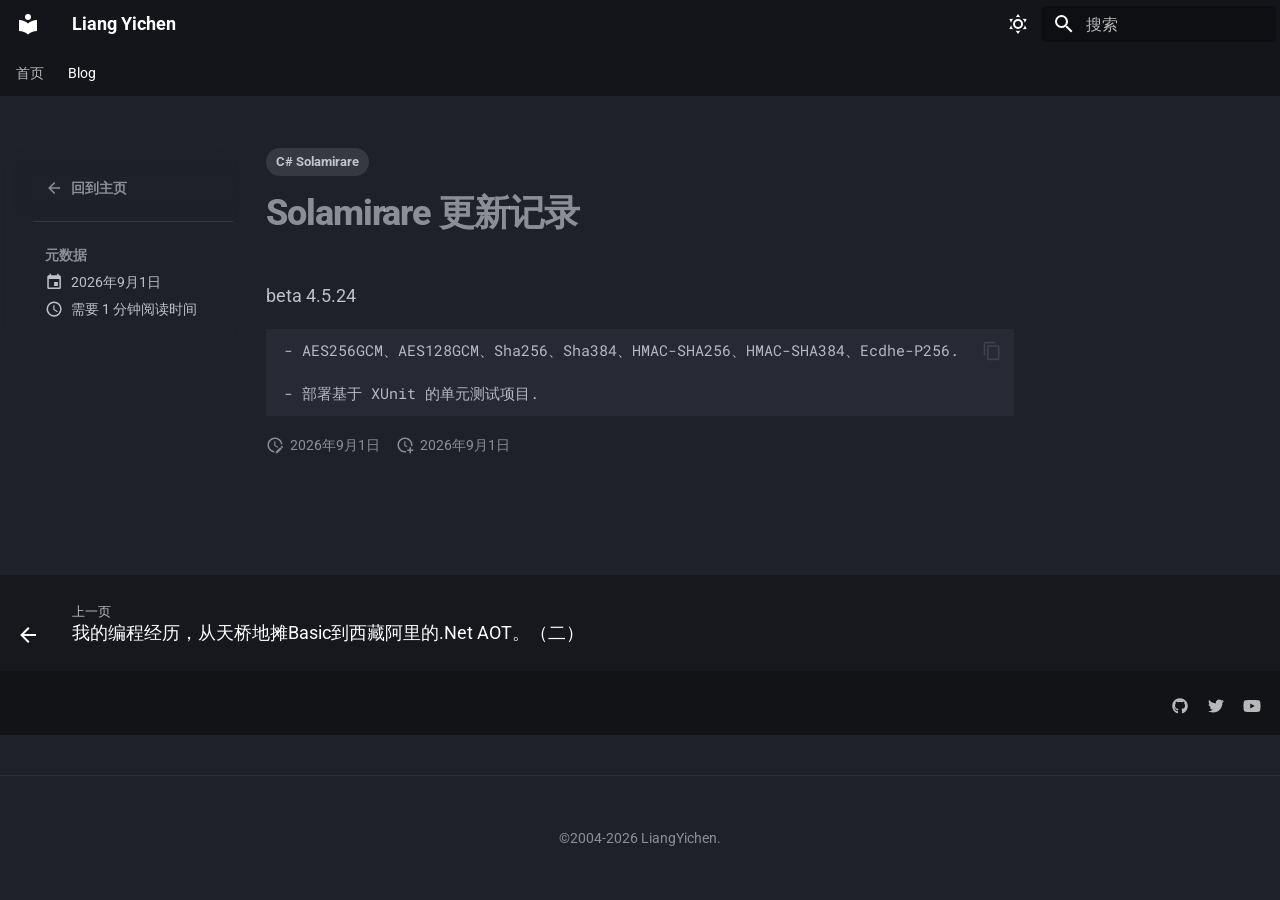
<file: blog/20260901/index.html>
<!DOCTYPE html><html lang=zh class=no-js><head><meta charset=utf-8><meta name=viewport content="width=device-width,initial-scale=1"><meta name=description content="a Programer & a Photographer."><link href=https://www.liangyichen.org/blog/20260901/ rel=canonical><link href=../20260520/ rel=prev><link rel=icon href=../../images/favicon.ico><meta name=generator content="mkdocs-1.6.1, mkdocs-material-9.7.6"><title>Solamirare 更新记录 - Liang Yichen</title><link rel=stylesheet href=../../assets/stylesheets/main.484c7ddc.min.css><link rel=stylesheet href=../../assets/stylesheets/palette.ab4e12ef.min.css><link rel=preconnect href=https://fonts.gstatic.com crossorigin><link rel=stylesheet href="https://fonts.googleapis.com/css?family=Roboto:300,300i,400,400i,700,700i%7CRoboto+Mono:400,400i,700,700i&display=fallback"><style>:root{--md-text-font:"Roboto";--md-code-font:"Roboto Mono"}</style><link rel=stylesheet href=../../stylesheets/extra.css><script>__md_scope=new URL("../..",location),__md_hash=e=>[...e].reduce(((e,_)=>(e<<5)-e+_.charCodeAt(0)),0),__md_get=(e,_=localStorage,t=__md_scope)=>JSON.parse(_.getItem(t.pathname+"."+e)),__md_set=(e,_,t=localStorage,a=__md_scope)=>{try{t.setItem(a.pathname+"."+e,JSON.stringify(_))}catch(e){}}</script><link href=../../assets/stylesheets/glightbox.min.css rel=stylesheet><script src=../../assets/javascripts/glightbox.min.js></script><style id=glightbox-style>
            html.glightbox-open { overflow: initial; height: 100%; }
            .gslide-title { margin-top: 0px; user-select: text; }
            .gslide-desc { color: #666; user-select: text; }
            .gslide-image img { background: white; }
            .gscrollbar-fixer { padding-right: 15px; }
            .gdesc-inner { font-size: 0.75rem; }
            body[data-md-color-scheme="slate"] .gdesc-inner { background: var(--md-default-bg-color); }
            body[data-md-color-scheme="slate"] .gslide-title { color: var(--md-default-fg-color); }
            body[data-md-color-scheme="slate"] .gslide-desc { color: var(--md-default-fg-color); }
        </style></head> <body dir=ltr data-md-color-scheme=slate data-md-color-primary=black data-md-color-accent=indigo> <input class=md-toggle data-md-toggle=drawer type=checkbox id=__drawer autocomplete=off> <input class=md-toggle data-md-toggle=search type=checkbox id=__search autocomplete=off> <label class=md-overlay for=__drawer></label> <div data-md-component=skip> </div> <div data-md-component=announce> </div> <header class=md-header data-md-component=header> <nav class="md-header__inner md-grid" aria-label=页眉> <a href=../.. title="Liang Yichen" class="md-header__button md-logo" aria-label="Liang Yichen" data-md-component=logo> <svg xmlns=http://www.w3.org/2000/svg viewbox="0 0 24 24"><path d="M12 8a3 3 0 0 0 3-3 3 3 0 0 0-3-3 3 3 0 0 0-3 3 3 3 0 0 0 3 3m0 3.54C9.64 9.35 6.5 8 3 8v11c3.5 0 6.64 1.35 9 3.54 2.36-2.19 5.5-3.54 9-3.54V8c-3.5 0-6.64 1.35-9 3.54"></path></svg> </a> <label class="md-header__button md-icon" for=__drawer> <svg xmlns=http://www.w3.org/2000/svg viewbox="0 0 24 24"><path d="M3 6h18v2H3zm0 5h18v2H3zm0 5h18v2H3z"></path></svg> </label> <div class=md-header__title data-md-component=header-title> <div class=md-header__ellipsis> <div class=md-header__topic> <span class=md-ellipsis> Liang Yichen </span> </div> <div class=md-header__topic data-md-component=header-topic> <span class=md-ellipsis> Solamirare 更新记录 </span> </div> </div> </div> <form class=md-header__option data-md-component=palette> <input class=md-option data-md-color-media data-md-color-scheme=slate data-md-color-primary=black data-md-color-accent=indigo aria-label=切换亮色模式 type=radio name=__palette id=__palette_0> <label class="md-header__button md-icon" title=切换亮色模式 for=__palette_1 hidden> <svg xmlns=http://www.w3.org/2000/svg viewbox="0 0 24 24"><path d="M12 7a5 5 0 0 1 5 5 5 5 0 0 1-5 5 5 5 0 0 1-5-5 5 5 0 0 1 5-5m0 2a3 3 0 0 0-3 3 3 3 0 0 0 3 3 3 3 0 0 0 3-3 3 3 0 0 0-3-3m0-7 2.39 3.42C13.65 5.15 12.84 5 12 5s-1.65.15-2.39.42zM3.34 7l4.16-.35A7.2 7.2 0 0 0 5.94 8.5c-.44.74-.69 1.5-.83 2.29zm.02 10 1.76-3.77a7.131 7.131 0 0 0 2.38 4.14zM20.65 7l-1.77 3.79a7.02 7.02 0 0 0-2.38-4.15zm-.01 10-4.14.36c.59-.51 1.12-1.14 1.54-1.86.42-.73.69-1.5.83-2.29zM12 22l-2.41-3.44c.74.27 1.55.44 2.41.44.82 0 1.63-.17 2.37-.44z"></path></svg> </label> <input class=md-option data-md-color-media data-md-color-scheme=default data-md-color-primary=white data-md-color-accent=indigo aria-label=切换暗色模式 type=radio name=__palette id=__palette_1> <label class="md-header__button md-icon" title=切换暗色模式 for=__palette_0 hidden> <svg xmlns=http://www.w3.org/2000/svg viewbox="0 0 24 24"><path d="m17.75 4.09-2.53 1.94.91 3.06-2.63-1.81-2.63 1.81.91-3.06-2.53-1.94L12.44 4l1.06-3 1.06 3zm3.5 6.91-1.64 1.25.59 1.98-1.7-1.17-1.7 1.17.59-1.98L15.75 11l2.06-.05L18.5 9l.69 1.95zm-2.28 4.95c.83-.08 1.72 1.1 1.19 1.85-.32.45-.66.87-1.08 1.27C15.17 23 8.84 23 4.94 19.07c-3.91-3.9-3.91-10.24 0-14.14.4-.4.82-.76 1.27-1.08.75-.53 1.93.36 1.85 1.19-.27 2.86.69 5.83 2.89 8.02a9.96 9.96 0 0 0 8.02 2.89m-1.64 2.02a12.08 12.08 0 0 1-7.8-3.47c-2.17-2.19-3.33-5-3.49-7.82-2.81 3.14-2.7 7.96.31 10.98 3.02 3.01 7.84 3.12 10.98.31"></path></svg> </label> </form> <script>var palette=__md_get("__palette");if(palette&&palette.color){if("(prefers-color-scheme)"===palette.color.media){var media=matchMedia("(prefers-color-scheme: light)"),input=document.querySelector(media.matches?"[data-md-color-media='(prefers-color-scheme: light)']":"[data-md-color-media='(prefers-color-scheme: dark)']");palette.color.media=input.getAttribute("data-md-color-media"),palette.color.scheme=input.getAttribute("data-md-color-scheme"),palette.color.primary=input.getAttribute("data-md-color-primary"),palette.color.accent=input.getAttribute("data-md-color-accent")}for(var[key,value]of Object.entries(palette.color))document.body.setAttribute("data-md-color-"+key,value)}</script> <label class="md-header__button md-icon" for=__search> <svg xmlns=http://www.w3.org/2000/svg viewbox="0 0 24 24"><path d="M9.5 3A6.5 6.5 0 0 1 16 9.5c0 1.61-.59 3.09-1.56 4.23l.27.27h.79l5 5-1.5 1.5-5-5v-.79l-.27-.27A6.52 6.52 0 0 1 9.5 16 6.5 6.5 0 0 1 3 9.5 6.5 6.5 0 0 1 9.5 3m0 2C7 5 5 7 5 9.5S7 14 9.5 14 14 12 14 9.5 12 5 9.5 5"></path></svg> </label> <div class=md-search data-md-component=search role=dialog> <label class=md-search__overlay for=__search></label> <div class=md-search__inner role=search> <form class=md-search__form name=search> <input type=text class=md-search__input name=query aria-label=搜索 placeholder=搜索 autocapitalize=off autocorrect=off autocomplete=off spellcheck=false data-md-component=search-query required> <label class="md-search__icon md-icon" for=__search> <svg xmlns=http://www.w3.org/2000/svg viewbox="0 0 24 24"><path d="M9.5 3A6.5 6.5 0 0 1 16 9.5c0 1.61-.59 3.09-1.56 4.23l.27.27h.79l5 5-1.5 1.5-5-5v-.79l-.27-.27A6.52 6.52 0 0 1 9.5 16 6.5 6.5 0 0 1 3 9.5 6.5 6.5 0 0 1 9.5 3m0 2C7 5 5 7 5 9.5S7 14 9.5 14 14 12 14 9.5 12 5 9.5 5"></path></svg> <svg xmlns=http://www.w3.org/2000/svg viewbox="0 0 24 24"><path d="M20 11v2H8l5.5 5.5-1.42 1.42L4.16 12l7.92-7.92L13.5 5.5 8 11z"></path></svg> </label> <nav class=md-search__options aria-label=查找> <button type=reset class="md-search__icon md-icon" title=清空当前内容 aria-label=清空当前内容 tabindex=-1> <svg xmlns=http://www.w3.org/2000/svg viewbox="0 0 24 24"><path d="M19 6.41 17.59 5 12 10.59 6.41 5 5 6.41 10.59 12 5 17.59 6.41 19 12 13.41 17.59 19 19 17.59 13.41 12z"></path></svg> </button> </nav> </form> <div class=md-search__output> <div class=md-search__scrollwrap tabindex=0 data-md-scrollfix> <div class=md-search-result data-md-component=search-result> <div class=md-search-result__meta> 正在初始化搜索引擎 </div> <ol class=md-search-result__list role=presentation></ol> </div> </div> </div> </div> </div> </nav> </header> <div class=md-container data-md-component=container> <nav class=md-tabs aria-label=标签 data-md-component=tabs> <div class=md-grid> <ul class=md-tabs__list> <li class=md-tabs__item> <a href=../.. class=md-tabs__link> 首页 </a> </li> <li class="md-tabs__item md-tabs__item--active"> <a href=../ class=md-tabs__link> Blog </a> </li> </ul> </div> </nav> <main class=md-main data-md-component=main> <div class="md-main__inner md-grid"> <div class="md-sidebar md-sidebar--primary" data-md-component=sidebar data-md-type=navigation hidden> <div class=md-sidebar__scrollwrap> <div class=md-sidebar__inner> <nav class="md-nav md-nav--primary md-nav--lifted" aria-label=导航栏 data-md-level=0> <label class=md-nav__title for=__drawer> <a href=../.. title="Liang Yichen" class="md-nav__button md-logo" aria-label="Liang Yichen" data-md-component=logo> <svg xmlns=http://www.w3.org/2000/svg viewbox="0 0 24 24"><path d="M12 8a3 3 0 0 0 3-3 3 3 0 0 0-3-3 3 3 0 0 0-3 3 3 3 0 0 0 3 3m0 3.54C9.64 9.35 6.5 8 3 8v11c3.5 0 6.64 1.35 9 3.54 2.36-2.19 5.5-3.54 9-3.54V8c-3.5 0-6.64 1.35-9 3.54"></path></svg> </a> Liang Yichen </label> <ul class=md-nav__list data-md-scrollfix> <li class=md-nav__item> <a href=../.. class=md-nav__link> <span class=md-ellipsis> 首页 </span> </a> </li> <li class="md-nav__item md-nav__item--active"> <a href=../ class=md-nav__link> <span class=md-ellipsis> Blog </span> </a> </li> </ul> </nav> </div> </div> </div> <div class="md-sidebar md-sidebar--secondary" data-md-component=sidebar data-md-type=toc> <div class=md-sidebar__scrollwrap> <div class=md-sidebar__inner> <nav class="md-nav md-nav--secondary" aria-label=目录> </nav> </div> </div> </div> <div class="md-content md-content--post" data-md-component=content> <div class="md-sidebar md-sidebar--post" data-md-component=sidebar data-md-type=navigation> <div class=md-sidebar__scrollwrap> <div class="md-sidebar__inner md-post"> <nav class="md-nav md-nav--primary"> <div class=md-post__back> <div class="md-nav__title md-nav__container"> <a href=../ class=md-nav__link> <svg xmlns=http://www.w3.org/2000/svg viewbox="0 0 24 24"><path d="M20 11v2H8l5.5 5.5-1.42 1.42L4.16 12l7.92-7.92L13.5 5.5 8 11z"></path></svg> <span class=md-ellipsis> 回到主页 </span> </a> </div> </div> <ul class="md-post__meta md-nav__list"> <li class="md-nav__item md-nav__item--section"> <div class=md-post__title> <span class=md-ellipsis> 元数据 </span> </div> <nav class=md-nav> <ul class=md-nav__list> <li class=md-nav__item> <div class=md-nav__link> <svg xmlns=http://www.w3.org/2000/svg viewbox="0 0 24 24"><path d="M19 19H5V8h14m-3-7v2H8V1H6v2H5c-1.11 0-2 .89-2 2v14a2 2 0 0 0 2 2h14a2 2 0 0 0 2-2V5a2 2 0 0 0-2-2h-1V1m-1 11h-5v5h5z"></path></svg> <time datetime="2026-09-01 00:00:00+00:00" class=md-ellipsis>2026年9月1日</time> </div> </li> <li class=md-nav__item> <div class=md-nav__link> <svg xmlns=http://www.w3.org/2000/svg viewbox="0 0 24 24"><path d="M12 20a8 8 0 0 0 8-8 8 8 0 0 0-8-8 8 8 0 0 0-8 8 8 8 0 0 0 8 8m0-18a10 10 0 0 1 10 10 10 10 0 0 1-10 10C6.47 22 2 17.5 2 12A10 10 0 0 1 12 2m.5 5v5.25l4.5 2.67-.75 1.23L11 13V7z"></path></svg> <span class=md-ellipsis> 需要 1 分钟阅读时间 </span> </div> </li> </ul> </nav> </li> </ul> </nav> </div> </div> </div> <article class="md-content__inner md-typeset"> <nav class=md-tags> <span class=md-tag>C# Solamirare</span> </nav> <h1>Solamirare 更新记录</h1> <p>beta 4.5.24</p> <div class=highlight><pre><span></span><code>- AES256GCM、AES128GCM、Sha256、Sha384、HMAC-SHA256、HMAC-SHA384、Ecdhe-P256.

- 部署基于 XUnit 的单元测试项目.
</code></pre></div> <aside class=md-source-file> <span class=md-source-file__fact> <span class=md-icon title=最后更新> <svg xmlns=http://www.w3.org/2000/svg viewbox="0 0 24 24"><path d="M21 13.1c-.1 0-.3.1-.4.2l-1 1 2.1 2.1 1-1c.2-.2.2-.6 0-.8l-1.3-1.3c-.1-.1-.2-.2-.4-.2m-1.9 1.8-6.1 6V23h2.1l6.1-6.1zM12.5 7v5.2l4 2.4-1 1L11 13V7zM11 21.9c-5.1-.5-9-4.8-9-9.9C2 6.5 6.5 2 12 2c5.3 0 9.6 4.1 10 9.3-.3-.1-.6-.2-1-.2s-.7.1-1 .2C19.6 7.2 16.2 4 12 4c-4.4 0-8 3.6-8 8 0 4.1 3.1 7.5 7.1 7.9l-.1.2z"></path></svg> </span> <span class="git-revision-date-localized-plugin git-revision-date-localized-plugin-date" title="2026年9月1日 17:56:54 UTC">2026年9月1日</span> </span> <span class=md-source-file__fact> <span class=md-icon title=创建日期> <svg xmlns=http://www.w3.org/2000/svg viewbox="0 0 24 24"><path d="M14.47 15.08 11 13V7h1.5v5.25l3.08 1.83c-.41.28-.79.62-1.11 1m-1.39 4.84c-.36.05-.71.08-1.08.08-4.42 0-8-3.58-8-8s3.58-8 8-8 8 3.58 8 8c0 .37-.03.72-.08 1.08.69.1 1.33.32 1.92.64.1-.56.16-1.13.16-1.72 0-5.5-4.5-10-10-10S2 6.5 2 12s4.47 10 10 10c.59 0 1.16-.06 1.72-.16-.32-.59-.54-1.23-.64-1.92M18 15v3h-3v2h3v3h2v-3h3v-2h-3v-3z"></path></svg> </span> <span class="git-revision-date-localized-plugin git-revision-date-localized-plugin-date" title="2026年9月1日 17:56:54 UTC">2026年9月1日</span> </span> </aside> </article> </div> <script>var target=document.getElementById(location.hash.slice(1));target&&target.name&&(target.checked=target.name.startsWith("__tabbed_"))</script> </div> <button type=button class="md-top md-icon" data-md-component=top hidden> <svg xmlns=http://www.w3.org/2000/svg viewbox="0 0 24 24"><path d="M13 20h-2V8l-5.5 5.5-1.42-1.42L12 4.16l7.92 7.92-1.42 1.42L13 8z"></path></svg> 回到页面顶部 </button> </main> <footer class=md-footer> <nav class="md-footer__inner md-grid" aria-label=页脚> <a href=../20260520/ class="md-footer__link md-footer__link--prev" aria-label="上一页: 我的编程经历，从天桥地摊Basic到西藏阿里的.Net AOT。（二）"> <div class="md-footer__button md-icon"> <svg xmlns=http://www.w3.org/2000/svg viewbox="0 0 24 24"><path d="M20 11v2H8l5.5 5.5-1.42 1.42L4.16 12l7.92-7.92L13.5 5.5 8 11z"></path></svg> </div> <div class=md-footer__title> <span class=md-footer__direction> 上一页 </span> <div class=md-ellipsis> 我的编程经历，从天桥地摊Basic到西藏阿里的.Net AOT。（二） </div> </div> </a> </nav> <div class="md-footer-meta md-typeset"> <div class="md-footer-meta__inner md-grid"> <div class=md-copyright> </div> <div class=md-social> <a href=https://github.com/liangyichen target=_blank rel=noopener title=github.com class=md-social__link> <svg xmlns=http://www.w3.org/2000/svg viewbox="0 0 512 512"><!-- Font Awesome Free 7.1.0 by @fontawesome - https://fontawesome.com License - https://fontawesome.com/license/free (Icons: CC BY 4.0, Fonts: SIL OFL 1.1, Code: MIT License) Copyright 2025 Fonticons, Inc.--><path d="M173.9 397.4c0 2-2.3 3.6-5.2 3.6-3.3.3-5.6-1.3-5.6-3.6 0-2 2.3-3.6 5.2-3.6 3-.3 5.6 1.3 5.6 3.6m-31.1-4.5c-.7 2 1.3 4.3 4.3 4.9 2.6 1 5.6 0 6.2-2s-1.3-4.3-4.3-5.2c-2.6-.7-5.5.3-6.2 2.3m44.2-1.7c-2.9.7-4.9 2.6-4.6 4.9.3 2 2.9 3.3 5.9 2.6 2.9-.7 4.9-2.6 4.6-4.6-.3-1.9-3-3.2-5.9-2.9M252.8 8C114.1 8 8 113.3 8 252c0 110.9 69.8 205.8 169.5 239.2 12.8 2.3 17.3-5.6 17.3-12.1 0-6.2-.3-40.4-.3-61.4 0 0-70 15-84.7-29.8 0 0-11.4-29.1-27.8-36.6 0 0-22.9-15.7 1.6-15.4 0 0 24.9 2 38.6 25.8 21.9 38.6 58.6 27.5 72.9 20.9 2.3-16 8.8-27.1 16-33.7-55.9-6.2-112.3-14.3-112.3-110.5 0-27.5 7.6-41.3 23.6-58.9-2.6-6.5-11.1-33.3 2.6-67.9 20.9-6.5 69 27 69 27 20-5.6 41.5-8.5 62.8-8.5s42.8 2.9 62.8 8.5c0 0 48.1-33.6 69-27 13.7 34.7 5.2 61.4 2.6 67.9 16 17.7 25.8 31.5 25.8 58.9 0 96.5-58.9 104.2-114.8 110.5 9.2 7.9 17 22.9 17 46.4 0 33.7-.3 75.4-.3 83.6 0 6.5 4.6 14.4 17.3 12.1C436.2 457.8 504 362.9 504 252 504 113.3 391.5 8 252.8 8M105.2 352.9c-1.3 1-1 3.3.7 5.2 1.6 1.6 3.9 2.3 5.2 1 1.3-1 1-3.3-.7-5.2-1.6-1.6-3.9-2.3-5.2-1m-10.8-8.1c-.7 1.3.3 2.9 2.3 3.9 1.6 1 3.6.7 4.3-.7.7-1.3-.3-2.9-2.3-3.9-2-.6-3.6-.3-4.3.7m32.4 35.6c-1.6 1.3-1 4.3 1.3 6.2 2.3 2.3 5.2 2.6 6.5 1 1.3-1.3.7-4.3-1.3-6.2-2.2-2.3-5.2-2.6-6.5-1m-11.4-14.7c-1.6 1-1.6 3.6 0 5.9s4.3 3.3 5.6 2.3c1.6-1.3 1.6-3.9 0-6.2-1.4-2.3-4-3.3-5.6-2"></path></svg> </a> <a href=https://x.com/himalayavideo target=_blank rel=noopener title=x.com class=md-social__link> <svg xmlns=http://www.w3.org/2000/svg viewbox="0 0 512 512"><!-- Font Awesome Free 7.1.0 by @fontawesome - https://fontawesome.com License - https://fontawesome.com/license/free (Icons: CC BY 4.0, Fonts: SIL OFL 1.1, Code: MIT License) Copyright 2025 Fonticons, Inc.--><path d="M459.4 151.7c.3 4.5.3 9.1.3 13.6 0 138.7-105.6 298.6-298.6 298.6-59.5 0-114.7-17.2-161.1-47.1 8.4 1 16.6 1.3 25.3 1.3 49.1 0 94.2-16.6 130.3-44.8-46.1-1-84.8-31.2-98.1-72.8 6.5 1 13 1.6 19.8 1.6 9.4 0 18.8-1.3 27.6-3.6-48.1-9.7-84.1-52-84.1-103v-1.3c14 7.8 30.2 12.7 47.4 13.3-28.3-18.8-46.8-51-46.8-87.4 0-19.5 5.2-37.4 14.3-53C87.4 130.8 165 172.4 252.1 176.9c-1.6-7.8-2.6-15.9-2.6-24C249.5 95.1 296.3 48 354.4 48c30.2 0 57.5 12.7 76.7 33.1 23.7-4.5 46.5-13.3 66.6-25.3-7.8 24.4-24.4 44.8-46.1 57.8 21.1-2.3 41.6-8.1 60.4-16.2-14.3 20.8-32.2 39.3-52.6 54.3"></path></svg> </a> <a href=https://www.youtube.com/@HimalayaVideo target=_blank rel=noopener title=www.youtube.com class=md-social__link> <svg xmlns=http://www.w3.org/2000/svg viewbox="0 0 576 512"><!-- Font Awesome Free 7.1.0 by @fontawesome - https://fontawesome.com License - https://fontawesome.com/license/free (Icons: CC BY 4.0, Fonts: SIL OFL 1.1, Code: MIT License) Copyright 2025 Fonticons, Inc.--><path d="M549.7 124.1c-6.2-23.7-24.8-42.3-48.3-48.6C458.9 64 288.1 64 288.1 64S117.3 64 74.7 75.5c-23.5 6.3-42 24.9-48.3 48.6C15 167 15 256.4 15 256.4s0 89.4 11.4 132.3c6.3 23.6 24.8 41.5 48.3 47.8C117.3 448 288.1 448 288.1 448s170.8 0 213.4-11.5c23.5-6.3 42-24.2 48.3-47.8 11.4-42.9 11.4-132.3 11.4-132.3s0-89.4-11.4-132.3zM232.2 337.6V175.2l142.7 81.2z"></path></svg> </a> </div> </div> </div> </footer> <div class=custom-site-footer> <div class=custom-site-footer-content> <p> ©2004-2026 LiangYichen. </p> </div> </div> </div> <div class=md-dialog data-md-component=dialog> <div class="md-dialog__inner md-typeset"></div> </div> <div class=md-progress data-md-component=progress role=progressbar></div> <script id=__config type=application/json>{"annotate": null, "base": "../..", "features": ["navigation.instant", "navigation.instant.progress", "navigation.tabs", "navigation.expand", "navigation.top", "navigation.footer", "toc.follow", "content.code.copy", "content.code.annotate"], "search": "../../assets/javascripts/workers/search.2c215733.min.js", "tags": null, "translations": {"clipboard.copied": "\u5df2\u590d\u5236", "clipboard.copy": "\u590d\u5236", "search.result.more.one": "\u5728\u8be5\u9875\u4e0a\u8fd8\u6709 1 \u4e2a\u7b26\u5408\u6761\u4ef6\u7684\u7ed3\u679c", "search.result.more.other": "\u5728\u8be5\u9875\u4e0a\u8fd8\u6709 # \u4e2a\u7b26\u5408\u6761\u4ef6\u7684\u7ed3\u679c", "search.result.none": "\u6ca1\u6709\u627e\u5230\u7b26\u5408\u6761\u4ef6\u7684\u7ed3\u679c", "search.result.one": "\u627e\u5230 1 \u4e2a\u7b26\u5408\u6761\u4ef6\u7684\u7ed3\u679c", "search.result.other": "# \u4e2a\u7b26\u5408\u6761\u4ef6\u7684\u7ed3\u679c", "search.result.placeholder": "\u952e\u5165\u4ee5\u5f00\u59cb\u641c\u7d22", "search.result.term.missing": "\u7f3a\u5c11", "select.version": "\u9009\u62e9\u5f53\u524d\u7248\u672c"}, "version": null}</script> <script src=../../assets/javascripts/bundle.79ae519e.min.js></script> <script id=init-glightbox>const lightbox = GLightbox({"touchNavigation": true, "loop": false, "zoomable": true, "draggable": true, "openEffect": "zoom", "closeEffect": "zoom", "slideEffect": "slide"});
document$.subscribe(()=>{ lightbox.reload(); });
</script></body></html>
</file>
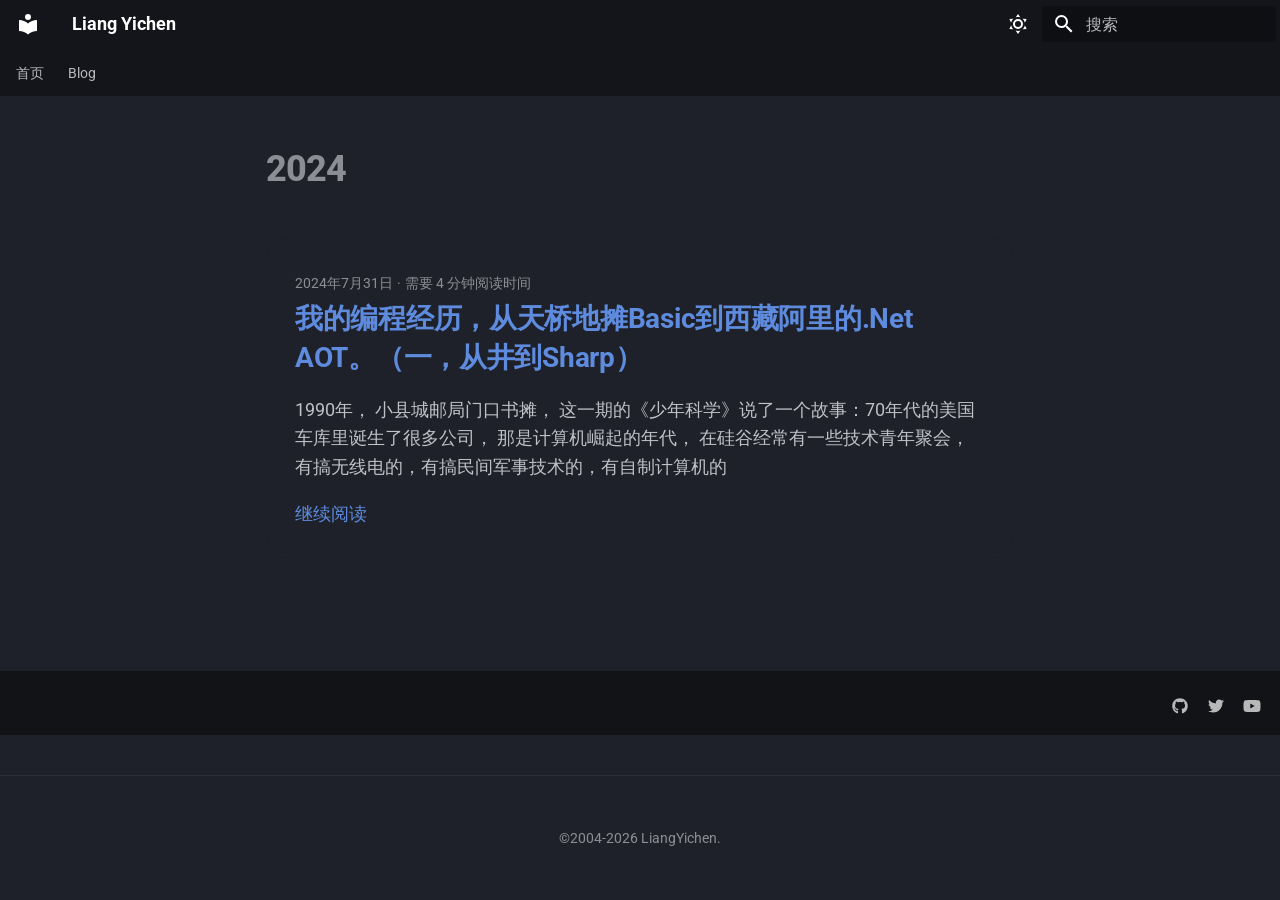
<file: blog/archive/2024/index.html>
<!DOCTYPE html><html lang=zh class=no-js><head><meta charset=utf-8><meta name=viewport content="width=device-width,initial-scale=1"><meta name=description content="a Programer & a Photographer."><link href=https://www.liangyichen.org/blog/archive/2024/ rel=canonical><link rel=icon href=../../../images/favicon.ico><meta name=generator content="mkdocs-1.6.1, mkdocs-material-9.7.6"><title>2024 - Liang Yichen</title><link rel=stylesheet href=../../../assets/stylesheets/main.484c7ddc.min.css><link rel=stylesheet href=../../../assets/stylesheets/palette.ab4e12ef.min.css><link rel=preconnect href=https://fonts.gstatic.com crossorigin><link rel=stylesheet href="https://fonts.googleapis.com/css?family=Roboto:300,300i,400,400i,700,700i%7CRoboto+Mono:400,400i,700,700i&display=fallback"><style>:root{--md-text-font:"Roboto";--md-code-font:"Roboto Mono"}</style><link rel=stylesheet href=../../../stylesheets/extra.css><script>__md_scope=new URL("../../..",location),__md_hash=e=>[...e].reduce(((e,_)=>(e<<5)-e+_.charCodeAt(0)),0),__md_get=(e,_=localStorage,t=__md_scope)=>JSON.parse(_.getItem(t.pathname+"."+e)),__md_set=(e,_,t=localStorage,a=__md_scope)=>{try{t.setItem(a.pathname+"."+e,JSON.stringify(_))}catch(e){}}</script><link href=../../../assets/stylesheets/glightbox.min.css rel=stylesheet><script src=../../../assets/javascripts/glightbox.min.js></script><style id=glightbox-style>
            html.glightbox-open { overflow: initial; height: 100%; }
            .gslide-title { margin-top: 0px; user-select: text; }
            .gslide-desc { color: #666; user-select: text; }
            .gslide-image img { background: white; }
            .gscrollbar-fixer { padding-right: 15px; }
            .gdesc-inner { font-size: 0.75rem; }
            body[data-md-color-scheme="slate"] .gdesc-inner { background: var(--md-default-bg-color); }
            body[data-md-color-scheme="slate"] .gslide-title { color: var(--md-default-fg-color); }
            body[data-md-color-scheme="slate"] .gslide-desc { color: var(--md-default-fg-color); }
        </style></head> <body dir=ltr data-md-color-scheme=slate data-md-color-primary=black data-md-color-accent=indigo> <input class=md-toggle data-md-toggle=drawer type=checkbox id=__drawer autocomplete=off> <input class=md-toggle data-md-toggle=search type=checkbox id=__search autocomplete=off> <label class=md-overlay for=__drawer></label> <div data-md-component=skip> <a href=#2024 class=md-skip> 跳转至 </a> </div> <div data-md-component=announce> </div> <header class=md-header data-md-component=header> <nav class="md-header__inner md-grid" aria-label=页眉> <a href=../../.. title="Liang Yichen" class="md-header__button md-logo" aria-label="Liang Yichen" data-md-component=logo> <svg xmlns=http://www.w3.org/2000/svg viewbox="0 0 24 24"><path d="M12 8a3 3 0 0 0 3-3 3 3 0 0 0-3-3 3 3 0 0 0-3 3 3 3 0 0 0 3 3m0 3.54C9.64 9.35 6.5 8 3 8v11c3.5 0 6.64 1.35 9 3.54 2.36-2.19 5.5-3.54 9-3.54V8c-3.5 0-6.64 1.35-9 3.54"></path></svg> </a> <label class="md-header__button md-icon" for=__drawer> <svg xmlns=http://www.w3.org/2000/svg viewbox="0 0 24 24"><path d="M3 6h18v2H3zm0 5h18v2H3zm0 5h18v2H3z"></path></svg> </label> <div class=md-header__title data-md-component=header-title> <div class=md-header__ellipsis> <div class=md-header__topic> <span class=md-ellipsis> Liang Yichen </span> </div> <div class=md-header__topic data-md-component=header-topic> <span class=md-ellipsis> 2024 </span> </div> </div> </div> <form class=md-header__option data-md-component=palette> <input class=md-option data-md-color-media data-md-color-scheme=slate data-md-color-primary=black data-md-color-accent=indigo aria-label=切换亮色模式 type=radio name=__palette id=__palette_0> <label class="md-header__button md-icon" title=切换亮色模式 for=__palette_1 hidden> <svg xmlns=http://www.w3.org/2000/svg viewbox="0 0 24 24"><path d="M12 7a5 5 0 0 1 5 5 5 5 0 0 1-5 5 5 5 0 0 1-5-5 5 5 0 0 1 5-5m0 2a3 3 0 0 0-3 3 3 3 0 0 0 3 3 3 3 0 0 0 3-3 3 3 0 0 0-3-3m0-7 2.39 3.42C13.65 5.15 12.84 5 12 5s-1.65.15-2.39.42zM3.34 7l4.16-.35A7.2 7.2 0 0 0 5.94 8.5c-.44.74-.69 1.5-.83 2.29zm.02 10 1.76-3.77a7.131 7.131 0 0 0 2.38 4.14zM20.65 7l-1.77 3.79a7.02 7.02 0 0 0-2.38-4.15zm-.01 10-4.14.36c.59-.51 1.12-1.14 1.54-1.86.42-.73.69-1.5.83-2.29zM12 22l-2.41-3.44c.74.27 1.55.44 2.41.44.82 0 1.63-.17 2.37-.44z"></path></svg> </label> <input class=md-option data-md-color-media data-md-color-scheme=default data-md-color-primary=white data-md-color-accent=indigo aria-label=切换暗色模式 type=radio name=__palette id=__palette_1> <label class="md-header__button md-icon" title=切换暗色模式 for=__palette_0 hidden> <svg xmlns=http://www.w3.org/2000/svg viewbox="0 0 24 24"><path d="m17.75 4.09-2.53 1.94.91 3.06-2.63-1.81-2.63 1.81.91-3.06-2.53-1.94L12.44 4l1.06-3 1.06 3zm3.5 6.91-1.64 1.25.59 1.98-1.7-1.17-1.7 1.17.59-1.98L15.75 11l2.06-.05L18.5 9l.69 1.95zm-2.28 4.95c.83-.08 1.72 1.1 1.19 1.85-.32.45-.66.87-1.08 1.27C15.17 23 8.84 23 4.94 19.07c-3.91-3.9-3.91-10.24 0-14.14.4-.4.82-.76 1.27-1.08.75-.53 1.93.36 1.85 1.19-.27 2.86.69 5.83 2.89 8.02a9.96 9.96 0 0 0 8.02 2.89m-1.64 2.02a12.08 12.08 0 0 1-7.8-3.47c-2.17-2.19-3.33-5-3.49-7.82-2.81 3.14-2.7 7.96.31 10.98 3.02 3.01 7.84 3.12 10.98.31"></path></svg> </label> </form> <script>var palette=__md_get("__palette");if(palette&&palette.color){if("(prefers-color-scheme)"===palette.color.media){var media=matchMedia("(prefers-color-scheme: light)"),input=document.querySelector(media.matches?"[data-md-color-media='(prefers-color-scheme: light)']":"[data-md-color-media='(prefers-color-scheme: dark)']");palette.color.media=input.getAttribute("data-md-color-media"),palette.color.scheme=input.getAttribute("data-md-color-scheme"),palette.color.primary=input.getAttribute("data-md-color-primary"),palette.color.accent=input.getAttribute("data-md-color-accent")}for(var[key,value]of Object.entries(palette.color))document.body.setAttribute("data-md-color-"+key,value)}</script> <label class="md-header__button md-icon" for=__search> <svg xmlns=http://www.w3.org/2000/svg viewbox="0 0 24 24"><path d="M9.5 3A6.5 6.5 0 0 1 16 9.5c0 1.61-.59 3.09-1.56 4.23l.27.27h.79l5 5-1.5 1.5-5-5v-.79l-.27-.27A6.52 6.52 0 0 1 9.5 16 6.5 6.5 0 0 1 3 9.5 6.5 6.5 0 0 1 9.5 3m0 2C7 5 5 7 5 9.5S7 14 9.5 14 14 12 14 9.5 12 5 9.5 5"></path></svg> </label> <div class=md-search data-md-component=search role=dialog> <label class=md-search__overlay for=__search></label> <div class=md-search__inner role=search> <form class=md-search__form name=search> <input type=text class=md-search__input name=query aria-label=搜索 placeholder=搜索 autocapitalize=off autocorrect=off autocomplete=off spellcheck=false data-md-component=search-query required> <label class="md-search__icon md-icon" for=__search> <svg xmlns=http://www.w3.org/2000/svg viewbox="0 0 24 24"><path d="M9.5 3A6.5 6.5 0 0 1 16 9.5c0 1.61-.59 3.09-1.56 4.23l.27.27h.79l5 5-1.5 1.5-5-5v-.79l-.27-.27A6.52 6.52 0 0 1 9.5 16 6.5 6.5 0 0 1 3 9.5 6.5 6.5 0 0 1 9.5 3m0 2C7 5 5 7 5 9.5S7 14 9.5 14 14 12 14 9.5 12 5 9.5 5"></path></svg> <svg xmlns=http://www.w3.org/2000/svg viewbox="0 0 24 24"><path d="M20 11v2H8l5.5 5.5-1.42 1.42L4.16 12l7.92-7.92L13.5 5.5 8 11z"></path></svg> </label> <nav class=md-search__options aria-label=查找> <button type=reset class="md-search__icon md-icon" title=清空当前内容 aria-label=清空当前内容 tabindex=-1> <svg xmlns=http://www.w3.org/2000/svg viewbox="0 0 24 24"><path d="M19 6.41 17.59 5 12 10.59 6.41 5 5 6.41 10.59 12 5 17.59 6.41 19 12 13.41 17.59 19 19 17.59 13.41 12z"></path></svg> </button> </nav> </form> <div class=md-search__output> <div class=md-search__scrollwrap tabindex=0 data-md-scrollfix> <div class=md-search-result data-md-component=search-result> <div class=md-search-result__meta> 正在初始化搜索引擎 </div> <ol class=md-search-result__list role=presentation></ol> </div> </div> </div> </div> </div> </nav> </header> <div class=md-container data-md-component=container> <nav class=md-tabs aria-label=标签 data-md-component=tabs> <div class=md-grid> <ul class=md-tabs__list> <li class=md-tabs__item> <a href=../../.. class=md-tabs__link> 首页 </a> </li> <li class=md-tabs__item> <a href=../../ class=md-tabs__link> Blog </a> </li> </ul> </div> </nav> <main class=md-main data-md-component=main> <div class="md-main__inner md-grid"> <div class="md-sidebar md-sidebar--primary" data-md-component=sidebar data-md-type=navigation> <div class=md-sidebar__scrollwrap> <div class=md-sidebar__inner> <nav class="md-nav md-nav--primary md-nav--lifted" aria-label=导航栏 data-md-level=0> <label class=md-nav__title for=__drawer> <a href=../../.. title="Liang Yichen" class="md-nav__button md-logo" aria-label="Liang Yichen" data-md-component=logo> <svg xmlns=http://www.w3.org/2000/svg viewbox="0 0 24 24"><path d="M12 8a3 3 0 0 0 3-3 3 3 0 0 0-3-3 3 3 0 0 0-3 3 3 3 0 0 0 3 3m0 3.54C9.64 9.35 6.5 8 3 8v11c3.5 0 6.64 1.35 9 3.54 2.36-2.19 5.5-3.54 9-3.54V8c-3.5 0-6.64 1.35-9 3.54"></path></svg> </a> Liang Yichen </label> <ul class=md-nav__list data-md-scrollfix> <li class=md-nav__item> <a href=../../.. class=md-nav__link> <span class=md-ellipsis> 首页 </span> </a> </li> <li class=md-nav__item> <a href=../../ class=md-nav__link> <span class=md-ellipsis> Blog </span> </a> </li> </ul> </nav> </div> </div> </div> <div class="md-sidebar md-sidebar--secondary" data-md-component=sidebar data-md-type=toc> <div class=md-sidebar__scrollwrap> <div class=md-sidebar__inner> <nav class="md-nav md-nav--secondary" aria-label=目录> </nav> </div> </div> </div> <div class=md-content data-md-component=content> <div class=md-content__inner> <header class=md-typeset> <h1 id=2024>2024<a class=headerlink href=#2024 title="Permanent link">¶</a></h1> </header> <article class="md-post md-post--excerpt"> <header class=md-post__header> <div class="md-post__meta md-meta"> <ul class=md-meta__list> <li class=md-meta__item> <time datetime="2024-07-31 00:00:00+00:00">2024年7月31日</time></li> <li class=md-meta__item> 需要 4 分钟阅读时间 </li> </ul> </div> </header> <div class="md-post__content md-typeset"> <h2 id=basicnet-aotsharp><a href=../../20240721/ class=toclink>我的编程经历，从天桥地摊Basic到西藏阿里的.Net AOT。（一，从井到Sharp）</a></h2> <p>1990年， 小县城邮局门口书摊， 这一期的《少年科学》说了一个故事：70年代的美国车库里诞生了很多公司， 那是计算机崛起的年代， 在硅谷经常有一些技术青年聚会，有搞无线电的，有搞民间军事技术的，有自制计算机的</p> <nav class=md-post__action> <a href=../../20240721/ > 继续阅读 </a> </nav> </div> </article> <nav class=md-pagination> </nav> </div> </div> <script>var target=document.getElementById(location.hash.slice(1));target&&target.name&&(target.checked=target.name.startsWith("__tabbed_"))</script> </div> <button type=button class="md-top md-icon" data-md-component=top hidden> <svg xmlns=http://www.w3.org/2000/svg viewbox="0 0 24 24"><path d="M13 20h-2V8l-5.5 5.5-1.42-1.42L12 4.16l7.92 7.92-1.42 1.42L13 8z"></path></svg> 回到页面顶部 </button> </main> <footer class=md-footer> <div class="md-footer-meta md-typeset"> <div class="md-footer-meta__inner md-grid"> <div class=md-copyright> </div> <div class=md-social> <a href=https://github.com/liangyichen target=_blank rel=noopener title=github.com class=md-social__link> <svg xmlns=http://www.w3.org/2000/svg viewbox="0 0 512 512"><!-- Font Awesome Free 7.1.0 by @fontawesome - https://fontawesome.com License - https://fontawesome.com/license/free (Icons: CC BY 4.0, Fonts: SIL OFL 1.1, Code: MIT License) Copyright 2025 Fonticons, Inc.--><path d="M173.9 397.4c0 2-2.3 3.6-5.2 3.6-3.3.3-5.6-1.3-5.6-3.6 0-2 2.3-3.6 5.2-3.6 3-.3 5.6 1.3 5.6 3.6m-31.1-4.5c-.7 2 1.3 4.3 4.3 4.9 2.6 1 5.6 0 6.2-2s-1.3-4.3-4.3-5.2c-2.6-.7-5.5.3-6.2 2.3m44.2-1.7c-2.9.7-4.9 2.6-4.6 4.9.3 2 2.9 3.3 5.9 2.6 2.9-.7 4.9-2.6 4.6-4.6-.3-1.9-3-3.2-5.9-2.9M252.8 8C114.1 8 8 113.3 8 252c0 110.9 69.8 205.8 169.5 239.2 12.8 2.3 17.3-5.6 17.3-12.1 0-6.2-.3-40.4-.3-61.4 0 0-70 15-84.7-29.8 0 0-11.4-29.1-27.8-36.6 0 0-22.9-15.7 1.6-15.4 0 0 24.9 2 38.6 25.8 21.9 38.6 58.6 27.5 72.9 20.9 2.3-16 8.8-27.1 16-33.7-55.9-6.2-112.3-14.3-112.3-110.5 0-27.5 7.6-41.3 23.6-58.9-2.6-6.5-11.1-33.3 2.6-67.9 20.9-6.5 69 27 69 27 20-5.6 41.5-8.5 62.8-8.5s42.8 2.9 62.8 8.5c0 0 48.1-33.6 69-27 13.7 34.7 5.2 61.4 2.6 67.9 16 17.7 25.8 31.5 25.8 58.9 0 96.5-58.9 104.2-114.8 110.5 9.2 7.9 17 22.9 17 46.4 0 33.7-.3 75.4-.3 83.6 0 6.5 4.6 14.4 17.3 12.1C436.2 457.8 504 362.9 504 252 504 113.3 391.5 8 252.8 8M105.2 352.9c-1.3 1-1 3.3.7 5.2 1.6 1.6 3.9 2.3 5.2 1 1.3-1 1-3.3-.7-5.2-1.6-1.6-3.9-2.3-5.2-1m-10.8-8.1c-.7 1.3.3 2.9 2.3 3.9 1.6 1 3.6.7 4.3-.7.7-1.3-.3-2.9-2.3-3.9-2-.6-3.6-.3-4.3.7m32.4 35.6c-1.6 1.3-1 4.3 1.3 6.2 2.3 2.3 5.2 2.6 6.5 1 1.3-1.3.7-4.3-1.3-6.2-2.2-2.3-5.2-2.6-6.5-1m-11.4-14.7c-1.6 1-1.6 3.6 0 5.9s4.3 3.3 5.6 2.3c1.6-1.3 1.6-3.9 0-6.2-1.4-2.3-4-3.3-5.6-2"></path></svg> </a> <a href=https://x.com/himalayavideo target=_blank rel=noopener title=x.com class=md-social__link> <svg xmlns=http://www.w3.org/2000/svg viewbox="0 0 512 512"><!-- Font Awesome Free 7.1.0 by @fontawesome - https://fontawesome.com License - https://fontawesome.com/license/free (Icons: CC BY 4.0, Fonts: SIL OFL 1.1, Code: MIT License) Copyright 2025 Fonticons, Inc.--><path d="M459.4 151.7c.3 4.5.3 9.1.3 13.6 0 138.7-105.6 298.6-298.6 298.6-59.5 0-114.7-17.2-161.1-47.1 8.4 1 16.6 1.3 25.3 1.3 49.1 0 94.2-16.6 130.3-44.8-46.1-1-84.8-31.2-98.1-72.8 6.5 1 13 1.6 19.8 1.6 9.4 0 18.8-1.3 27.6-3.6-48.1-9.7-84.1-52-84.1-103v-1.3c14 7.8 30.2 12.7 47.4 13.3-28.3-18.8-46.8-51-46.8-87.4 0-19.5 5.2-37.4 14.3-53C87.4 130.8 165 172.4 252.1 176.9c-1.6-7.8-2.6-15.9-2.6-24C249.5 95.1 296.3 48 354.4 48c30.2 0 57.5 12.7 76.7 33.1 23.7-4.5 46.5-13.3 66.6-25.3-7.8 24.4-24.4 44.8-46.1 57.8 21.1-2.3 41.6-8.1 60.4-16.2-14.3 20.8-32.2 39.3-52.6 54.3"></path></svg> </a> <a href=https://www.youtube.com/@HimalayaVideo target=_blank rel=noopener title=www.youtube.com class=md-social__link> <svg xmlns=http://www.w3.org/2000/svg viewbox="0 0 576 512"><!-- Font Awesome Free 7.1.0 by @fontawesome - https://fontawesome.com License - https://fontawesome.com/license/free (Icons: CC BY 4.0, Fonts: SIL OFL 1.1, Code: MIT License) Copyright 2025 Fonticons, Inc.--><path d="M549.7 124.1c-6.2-23.7-24.8-42.3-48.3-48.6C458.9 64 288.1 64 288.1 64S117.3 64 74.7 75.5c-23.5 6.3-42 24.9-48.3 48.6C15 167 15 256.4 15 256.4s0 89.4 11.4 132.3c6.3 23.6 24.8 41.5 48.3 47.8C117.3 448 288.1 448 288.1 448s170.8 0 213.4-11.5c23.5-6.3 42-24.2 48.3-47.8 11.4-42.9 11.4-132.3 11.4-132.3s0-89.4-11.4-132.3zM232.2 337.6V175.2l142.7 81.2z"></path></svg> </a> </div> </div> </div> </footer> <div class=custom-site-footer> <div class=custom-site-footer-content> <p> ©2004-2026 LiangYichen. </p> </div> </div> </div> <div class=md-dialog data-md-component=dialog> <div class="md-dialog__inner md-typeset"></div> </div> <div class=md-progress data-md-component=progress role=progressbar></div> <script id=__config type=application/json>{"annotate": null, "base": "../../..", "features": ["navigation.instant", "navigation.instant.progress", "navigation.tabs", "navigation.expand", "navigation.top", "navigation.footer", "toc.follow", "content.code.copy", "content.code.annotate"], "search": "../../../assets/javascripts/workers/search.2c215733.min.js", "tags": null, "translations": {"clipboard.copied": "\u5df2\u590d\u5236", "clipboard.copy": "\u590d\u5236", "search.result.more.one": "\u5728\u8be5\u9875\u4e0a\u8fd8\u6709 1 \u4e2a\u7b26\u5408\u6761\u4ef6\u7684\u7ed3\u679c", "search.result.more.other": "\u5728\u8be5\u9875\u4e0a\u8fd8\u6709 # \u4e2a\u7b26\u5408\u6761\u4ef6\u7684\u7ed3\u679c", "search.result.none": "\u6ca1\u6709\u627e\u5230\u7b26\u5408\u6761\u4ef6\u7684\u7ed3\u679c", "search.result.one": "\u627e\u5230 1 \u4e2a\u7b26\u5408\u6761\u4ef6\u7684\u7ed3\u679c", "search.result.other": "# \u4e2a\u7b26\u5408\u6761\u4ef6\u7684\u7ed3\u679c", "search.result.placeholder": "\u952e\u5165\u4ee5\u5f00\u59cb\u641c\u7d22", "search.result.term.missing": "\u7f3a\u5c11", "select.version": "\u9009\u62e9\u5f53\u524d\u7248\u672c"}, "version": null}</script> <script src=../../../assets/javascripts/bundle.79ae519e.min.js></script> <script id=init-glightbox>const lightbox = GLightbox({"touchNavigation": true, "loop": false, "zoomable": true, "draggable": true, "openEffect": "zoom", "closeEffect": "zoom", "slideEffect": "slide"});
document$.subscribe(()=>{ lightbox.reload(); });
</script></body></html>
</file>
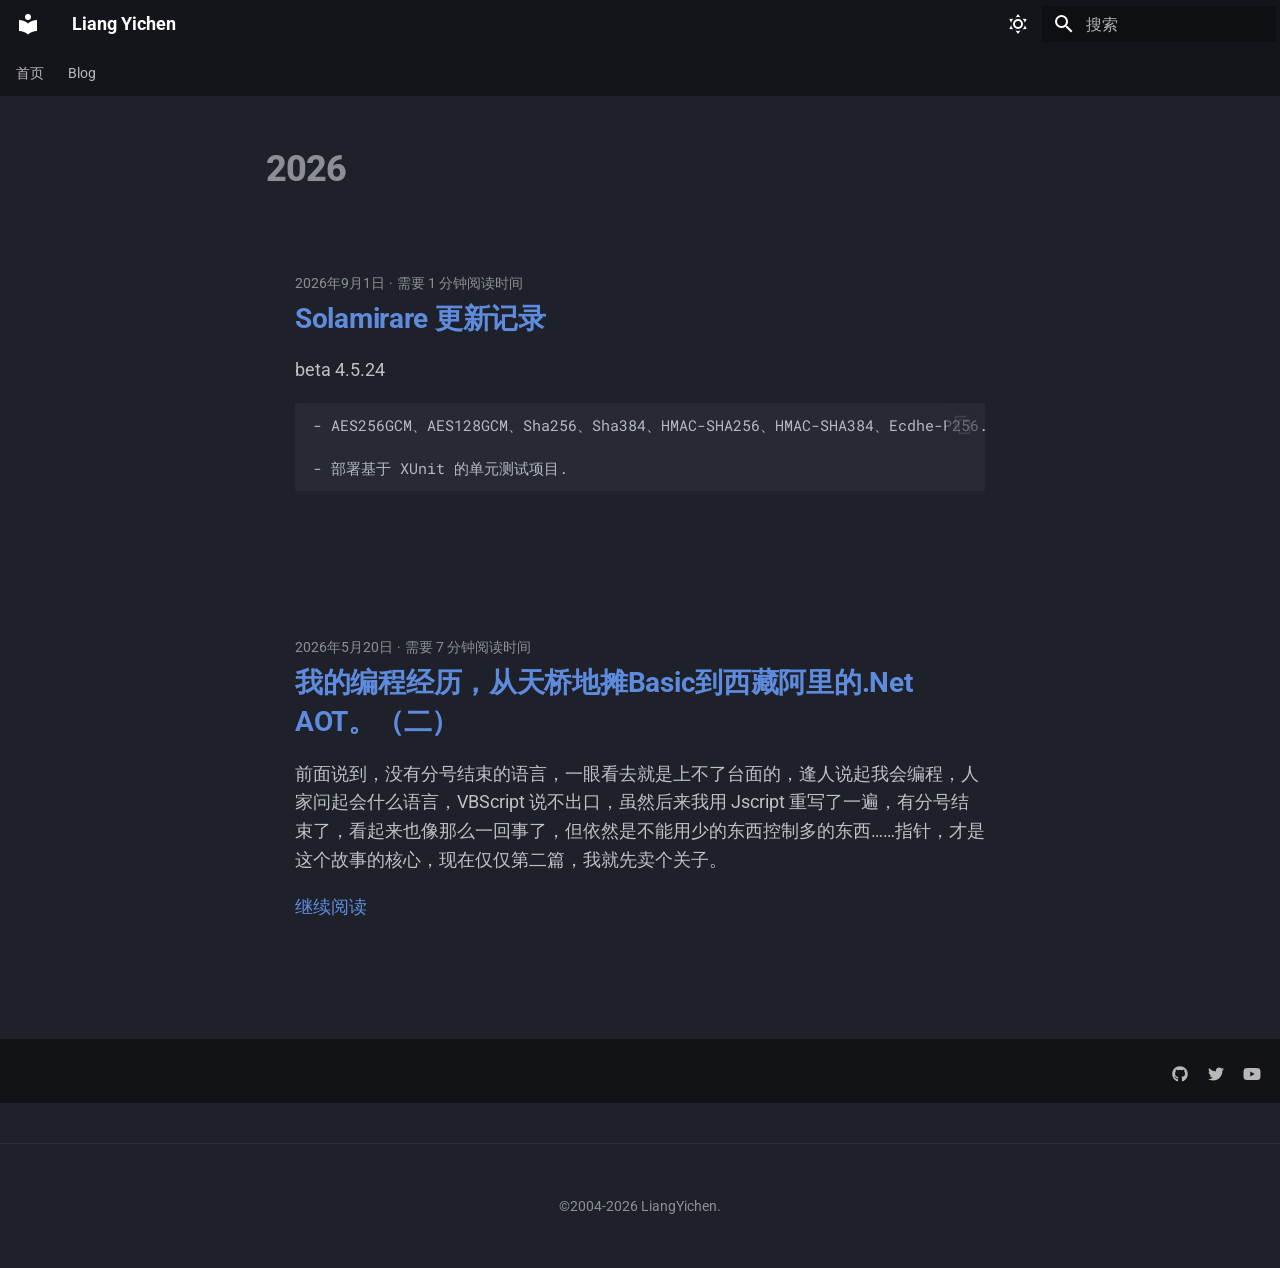
<file: blog/archive/2026/index.html>
<!DOCTYPE html><html lang=zh class=no-js><head><meta charset=utf-8><meta name=viewport content="width=device-width,initial-scale=1"><meta name=description content="a Programer & a Photographer."><link href=https://www.liangyichen.org/blog/archive/2026/ rel=canonical><link rel=icon href=../../../images/favicon.ico><meta name=generator content="mkdocs-1.6.1, mkdocs-material-9.7.6"><title>2026 - Liang Yichen</title><link rel=stylesheet href=../../../assets/stylesheets/main.484c7ddc.min.css><link rel=stylesheet href=../../../assets/stylesheets/palette.ab4e12ef.min.css><link rel=preconnect href=https://fonts.gstatic.com crossorigin><link rel=stylesheet href="https://fonts.googleapis.com/css?family=Roboto:300,300i,400,400i,700,700i%7CRoboto+Mono:400,400i,700,700i&display=fallback"><style>:root{--md-text-font:"Roboto";--md-code-font:"Roboto Mono"}</style><link rel=stylesheet href=../../../stylesheets/extra.css><script>__md_scope=new URL("../../..",location),__md_hash=e=>[...e].reduce(((e,_)=>(e<<5)-e+_.charCodeAt(0)),0),__md_get=(e,_=localStorage,t=__md_scope)=>JSON.parse(_.getItem(t.pathname+"."+e)),__md_set=(e,_,t=localStorage,a=__md_scope)=>{try{t.setItem(a.pathname+"."+e,JSON.stringify(_))}catch(e){}}</script><link href=../../../assets/stylesheets/glightbox.min.css rel=stylesheet><script src=../../../assets/javascripts/glightbox.min.js></script><style id=glightbox-style>
            html.glightbox-open { overflow: initial; height: 100%; }
            .gslide-title { margin-top: 0px; user-select: text; }
            .gslide-desc { color: #666; user-select: text; }
            .gslide-image img { background: white; }
            .gscrollbar-fixer { padding-right: 15px; }
            .gdesc-inner { font-size: 0.75rem; }
            body[data-md-color-scheme="slate"] .gdesc-inner { background: var(--md-default-bg-color); }
            body[data-md-color-scheme="slate"] .gslide-title { color: var(--md-default-fg-color); }
            body[data-md-color-scheme="slate"] .gslide-desc { color: var(--md-default-fg-color); }
        </style></head> <body dir=ltr data-md-color-scheme=slate data-md-color-primary=black data-md-color-accent=indigo> <input class=md-toggle data-md-toggle=drawer type=checkbox id=__drawer autocomplete=off> <input class=md-toggle data-md-toggle=search type=checkbox id=__search autocomplete=off> <label class=md-overlay for=__drawer></label> <div data-md-component=skip> <a href=#2026 class=md-skip> 跳转至 </a> </div> <div data-md-component=announce> </div> <header class=md-header data-md-component=header> <nav class="md-header__inner md-grid" aria-label=页眉> <a href=../../.. title="Liang Yichen" class="md-header__button md-logo" aria-label="Liang Yichen" data-md-component=logo> <svg xmlns=http://www.w3.org/2000/svg viewbox="0 0 24 24"><path d="M12 8a3 3 0 0 0 3-3 3 3 0 0 0-3-3 3 3 0 0 0-3 3 3 3 0 0 0 3 3m0 3.54C9.64 9.35 6.5 8 3 8v11c3.5 0 6.64 1.35 9 3.54 2.36-2.19 5.5-3.54 9-3.54V8c-3.5 0-6.64 1.35-9 3.54"></path></svg> </a> <label class="md-header__button md-icon" for=__drawer> <svg xmlns=http://www.w3.org/2000/svg viewbox="0 0 24 24"><path d="M3 6h18v2H3zm0 5h18v2H3zm0 5h18v2H3z"></path></svg> </label> <div class=md-header__title data-md-component=header-title> <div class=md-header__ellipsis> <div class=md-header__topic> <span class=md-ellipsis> Liang Yichen </span> </div> <div class=md-header__topic data-md-component=header-topic> <span class=md-ellipsis> 2026 </span> </div> </div> </div> <form class=md-header__option data-md-component=palette> <input class=md-option data-md-color-media data-md-color-scheme=slate data-md-color-primary=black data-md-color-accent=indigo aria-label=切换亮色模式 type=radio name=__palette id=__palette_0> <label class="md-header__button md-icon" title=切换亮色模式 for=__palette_1 hidden> <svg xmlns=http://www.w3.org/2000/svg viewbox="0 0 24 24"><path d="M12 7a5 5 0 0 1 5 5 5 5 0 0 1-5 5 5 5 0 0 1-5-5 5 5 0 0 1 5-5m0 2a3 3 0 0 0-3 3 3 3 0 0 0 3 3 3 3 0 0 0 3-3 3 3 0 0 0-3-3m0-7 2.39 3.42C13.65 5.15 12.84 5 12 5s-1.65.15-2.39.42zM3.34 7l4.16-.35A7.2 7.2 0 0 0 5.94 8.5c-.44.74-.69 1.5-.83 2.29zm.02 10 1.76-3.77a7.131 7.131 0 0 0 2.38 4.14zM20.65 7l-1.77 3.79a7.02 7.02 0 0 0-2.38-4.15zm-.01 10-4.14.36c.59-.51 1.12-1.14 1.54-1.86.42-.73.69-1.5.83-2.29zM12 22l-2.41-3.44c.74.27 1.55.44 2.41.44.82 0 1.63-.17 2.37-.44z"></path></svg> </label> <input class=md-option data-md-color-media data-md-color-scheme=default data-md-color-primary=white data-md-color-accent=indigo aria-label=切换暗色模式 type=radio name=__palette id=__palette_1> <label class="md-header__button md-icon" title=切换暗色模式 for=__palette_0 hidden> <svg xmlns=http://www.w3.org/2000/svg viewbox="0 0 24 24"><path d="m17.75 4.09-2.53 1.94.91 3.06-2.63-1.81-2.63 1.81.91-3.06-2.53-1.94L12.44 4l1.06-3 1.06 3zm3.5 6.91-1.64 1.25.59 1.98-1.7-1.17-1.7 1.17.59-1.98L15.75 11l2.06-.05L18.5 9l.69 1.95zm-2.28 4.95c.83-.08 1.72 1.1 1.19 1.85-.32.45-.66.87-1.08 1.27C15.17 23 8.84 23 4.94 19.07c-3.91-3.9-3.91-10.24 0-14.14.4-.4.82-.76 1.27-1.08.75-.53 1.93.36 1.85 1.19-.27 2.86.69 5.83 2.89 8.02a9.96 9.96 0 0 0 8.02 2.89m-1.64 2.02a12.08 12.08 0 0 1-7.8-3.47c-2.17-2.19-3.33-5-3.49-7.82-2.81 3.14-2.7 7.96.31 10.98 3.02 3.01 7.84 3.12 10.98.31"></path></svg> </label> </form> <script>var palette=__md_get("__palette");if(palette&&palette.color){if("(prefers-color-scheme)"===palette.color.media){var media=matchMedia("(prefers-color-scheme: light)"),input=document.querySelector(media.matches?"[data-md-color-media='(prefers-color-scheme: light)']":"[data-md-color-media='(prefers-color-scheme: dark)']");palette.color.media=input.getAttribute("data-md-color-media"),palette.color.scheme=input.getAttribute("data-md-color-scheme"),palette.color.primary=input.getAttribute("data-md-color-primary"),palette.color.accent=input.getAttribute("data-md-color-accent")}for(var[key,value]of Object.entries(palette.color))document.body.setAttribute("data-md-color-"+key,value)}</script> <label class="md-header__button md-icon" for=__search> <svg xmlns=http://www.w3.org/2000/svg viewbox="0 0 24 24"><path d="M9.5 3A6.5 6.5 0 0 1 16 9.5c0 1.61-.59 3.09-1.56 4.23l.27.27h.79l5 5-1.5 1.5-5-5v-.79l-.27-.27A6.52 6.52 0 0 1 9.5 16 6.5 6.5 0 0 1 3 9.5 6.5 6.5 0 0 1 9.5 3m0 2C7 5 5 7 5 9.5S7 14 9.5 14 14 12 14 9.5 12 5 9.5 5"></path></svg> </label> <div class=md-search data-md-component=search role=dialog> <label class=md-search__overlay for=__search></label> <div class=md-search__inner role=search> <form class=md-search__form name=search> <input type=text class=md-search__input name=query aria-label=搜索 placeholder=搜索 autocapitalize=off autocorrect=off autocomplete=off spellcheck=false data-md-component=search-query required> <label class="md-search__icon md-icon" for=__search> <svg xmlns=http://www.w3.org/2000/svg viewbox="0 0 24 24"><path d="M9.5 3A6.5 6.5 0 0 1 16 9.5c0 1.61-.59 3.09-1.56 4.23l.27.27h.79l5 5-1.5 1.5-5-5v-.79l-.27-.27A6.52 6.52 0 0 1 9.5 16 6.5 6.5 0 0 1 3 9.5 6.5 6.5 0 0 1 9.5 3m0 2C7 5 5 7 5 9.5S7 14 9.5 14 14 12 14 9.5 12 5 9.5 5"></path></svg> <svg xmlns=http://www.w3.org/2000/svg viewbox="0 0 24 24"><path d="M20 11v2H8l5.5 5.5-1.42 1.42L4.16 12l7.92-7.92L13.5 5.5 8 11z"></path></svg> </label> <nav class=md-search__options aria-label=查找> <button type=reset class="md-search__icon md-icon" title=清空当前内容 aria-label=清空当前内容 tabindex=-1> <svg xmlns=http://www.w3.org/2000/svg viewbox="0 0 24 24"><path d="M19 6.41 17.59 5 12 10.59 6.41 5 5 6.41 10.59 12 5 17.59 6.41 19 12 13.41 17.59 19 19 17.59 13.41 12z"></path></svg> </button> </nav> </form> <div class=md-search__output> <div class=md-search__scrollwrap tabindex=0 data-md-scrollfix> <div class=md-search-result data-md-component=search-result> <div class=md-search-result__meta> 正在初始化搜索引擎 </div> <ol class=md-search-result__list role=presentation></ol> </div> </div> </div> </div> </div> </nav> </header> <div class=md-container data-md-component=container> <nav class=md-tabs aria-label=标签 data-md-component=tabs> <div class=md-grid> <ul class=md-tabs__list> <li class=md-tabs__item> <a href=../../.. class=md-tabs__link> 首页 </a> </li> <li class=md-tabs__item> <a href=../../ class=md-tabs__link> Blog </a> </li> </ul> </div> </nav> <main class=md-main data-md-component=main> <div class="md-main__inner md-grid"> <div class="md-sidebar md-sidebar--primary" data-md-component=sidebar data-md-type=navigation> <div class=md-sidebar__scrollwrap> <div class=md-sidebar__inner> <nav class="md-nav md-nav--primary md-nav--lifted" aria-label=导航栏 data-md-level=0> <label class=md-nav__title for=__drawer> <a href=../../.. title="Liang Yichen" class="md-nav__button md-logo" aria-label="Liang Yichen" data-md-component=logo> <svg xmlns=http://www.w3.org/2000/svg viewbox="0 0 24 24"><path d="M12 8a3 3 0 0 0 3-3 3 3 0 0 0-3-3 3 3 0 0 0-3 3 3 3 0 0 0 3 3m0 3.54C9.64 9.35 6.5 8 3 8v11c3.5 0 6.64 1.35 9 3.54 2.36-2.19 5.5-3.54 9-3.54V8c-3.5 0-6.64 1.35-9 3.54"></path></svg> </a> Liang Yichen </label> <ul class=md-nav__list data-md-scrollfix> <li class=md-nav__item> <a href=../../.. class=md-nav__link> <span class=md-ellipsis> 首页 </span> </a> </li> <li class=md-nav__item> <a href=../../ class=md-nav__link> <span class=md-ellipsis> Blog </span> </a> </li> </ul> </nav> </div> </div> </div> <div class="md-sidebar md-sidebar--secondary" data-md-component=sidebar data-md-type=toc> <div class=md-sidebar__scrollwrap> <div class=md-sidebar__inner> <nav class="md-nav md-nav--secondary" aria-label=目录> </nav> </div> </div> </div> <div class=md-content data-md-component=content> <div class=md-content__inner> <header class=md-typeset> <h1 id=2026>2026<a class=headerlink href=#2026 title="Permanent link">¶</a></h1> </header> <article class="md-post md-post--excerpt"> <header class=md-post__header> <div class="md-post__meta md-meta"> <ul class=md-meta__list> <li class=md-meta__item> <time datetime="2026-09-01 00:00:00+00:00">2026年9月1日</time></li> <li class=md-meta__item> 需要 1 分钟阅读时间 </li> </ul> </div> </header> <div class="md-post__content md-typeset"> <h2 id=solamirare><a href=../../20260901/ class=toclink>Solamirare 更新记录</a></h2> <p>beta 4.5.24</p> <div class=highlight><pre><span></span><code>- AES256GCM、AES128GCM、Sha256、Sha384、HMAC-SHA256、HMAC-SHA384、Ecdhe-P256.

- 部署基于 XUnit 的单元测试项目.
</code></pre></div> </div> </article> <article class="md-post md-post--excerpt"> <header class=md-post__header> <div class="md-post__meta md-meta"> <ul class=md-meta__list> <li class=md-meta__item> <time datetime="2026-05-20 00:00:00+00:00">2026年5月20日</time></li> <li class=md-meta__item> 需要 7 分钟阅读时间 </li> </ul> </div> </header> <div class="md-post__content md-typeset"> <h2 id=basicnet-aot><a href=../../20260520/ class=toclink>我的编程经历，从天桥地摊Basic到西藏阿里的.Net AOT。（二）</a></h2> <p>前面说到，没有分号结束的语言，一眼看去就是上不了台面的，逢人说起我会编程，人家问起会什么语言，VBScript 说不出口，虽然后来我用 Jscript 重写了一遍，有分号结束了，看起来也像那么一回事了，但依然是不能用少的东西控制多的东西……指针，才是这个故事的核心，现在仅仅第二篇，我就先卖个关子。</p> <nav class=md-post__action> <a href=../../20260520/ > 继续阅读 </a> </nav> </div> </article> <nav class=md-pagination> </nav> </div> </div> <script>var target=document.getElementById(location.hash.slice(1));target&&target.name&&(target.checked=target.name.startsWith("__tabbed_"))</script> </div> <button type=button class="md-top md-icon" data-md-component=top hidden> <svg xmlns=http://www.w3.org/2000/svg viewbox="0 0 24 24"><path d="M13 20h-2V8l-5.5 5.5-1.42-1.42L12 4.16l7.92 7.92-1.42 1.42L13 8z"></path></svg> 回到页面顶部 </button> </main> <footer class=md-footer> <div class="md-footer-meta md-typeset"> <div class="md-footer-meta__inner md-grid"> <div class=md-copyright> </div> <div class=md-social> <a href=https://github.com/liangyichen target=_blank rel=noopener title=github.com class=md-social__link> <svg xmlns=http://www.w3.org/2000/svg viewbox="0 0 512 512"><!-- Font Awesome Free 7.1.0 by @fontawesome - https://fontawesome.com License - https://fontawesome.com/license/free (Icons: CC BY 4.0, Fonts: SIL OFL 1.1, Code: MIT License) Copyright 2025 Fonticons, Inc.--><path d="M173.9 397.4c0 2-2.3 3.6-5.2 3.6-3.3.3-5.6-1.3-5.6-3.6 0-2 2.3-3.6 5.2-3.6 3-.3 5.6 1.3 5.6 3.6m-31.1-4.5c-.7 2 1.3 4.3 4.3 4.9 2.6 1 5.6 0 6.2-2s-1.3-4.3-4.3-5.2c-2.6-.7-5.5.3-6.2 2.3m44.2-1.7c-2.9.7-4.9 2.6-4.6 4.9.3 2 2.9 3.3 5.9 2.6 2.9-.7 4.9-2.6 4.6-4.6-.3-1.9-3-3.2-5.9-2.9M252.8 8C114.1 8 8 113.3 8 252c0 110.9 69.8 205.8 169.5 239.2 12.8 2.3 17.3-5.6 17.3-12.1 0-6.2-.3-40.4-.3-61.4 0 0-70 15-84.7-29.8 0 0-11.4-29.1-27.8-36.6 0 0-22.9-15.7 1.6-15.4 0 0 24.9 2 38.6 25.8 21.9 38.6 58.6 27.5 72.9 20.9 2.3-16 8.8-27.1 16-33.7-55.9-6.2-112.3-14.3-112.3-110.5 0-27.5 7.6-41.3 23.6-58.9-2.6-6.5-11.1-33.3 2.6-67.9 20.9-6.5 69 27 69 27 20-5.6 41.5-8.5 62.8-8.5s42.8 2.9 62.8 8.5c0 0 48.1-33.6 69-27 13.7 34.7 5.2 61.4 2.6 67.9 16 17.7 25.8 31.5 25.8 58.9 0 96.5-58.9 104.2-114.8 110.5 9.2 7.9 17 22.9 17 46.4 0 33.7-.3 75.4-.3 83.6 0 6.5 4.6 14.4 17.3 12.1C436.2 457.8 504 362.9 504 252 504 113.3 391.5 8 252.8 8M105.2 352.9c-1.3 1-1 3.3.7 5.2 1.6 1.6 3.9 2.3 5.2 1 1.3-1 1-3.3-.7-5.2-1.6-1.6-3.9-2.3-5.2-1m-10.8-8.1c-.7 1.3.3 2.9 2.3 3.9 1.6 1 3.6.7 4.3-.7.7-1.3-.3-2.9-2.3-3.9-2-.6-3.6-.3-4.3.7m32.4 35.6c-1.6 1.3-1 4.3 1.3 6.2 2.3 2.3 5.2 2.6 6.5 1 1.3-1.3.7-4.3-1.3-6.2-2.2-2.3-5.2-2.6-6.5-1m-11.4-14.7c-1.6 1-1.6 3.6 0 5.9s4.3 3.3 5.6 2.3c1.6-1.3 1.6-3.9 0-6.2-1.4-2.3-4-3.3-5.6-2"></path></svg> </a> <a href=https://x.com/himalayavideo target=_blank rel=noopener title=x.com class=md-social__link> <svg xmlns=http://www.w3.org/2000/svg viewbox="0 0 512 512"><!-- Font Awesome Free 7.1.0 by @fontawesome - https://fontawesome.com License - https://fontawesome.com/license/free (Icons: CC BY 4.0, Fonts: SIL OFL 1.1, Code: MIT License) Copyright 2025 Fonticons, Inc.--><path d="M459.4 151.7c.3 4.5.3 9.1.3 13.6 0 138.7-105.6 298.6-298.6 298.6-59.5 0-114.7-17.2-161.1-47.1 8.4 1 16.6 1.3 25.3 1.3 49.1 0 94.2-16.6 130.3-44.8-46.1-1-84.8-31.2-98.1-72.8 6.5 1 13 1.6 19.8 1.6 9.4 0 18.8-1.3 27.6-3.6-48.1-9.7-84.1-52-84.1-103v-1.3c14 7.8 30.2 12.7 47.4 13.3-28.3-18.8-46.8-51-46.8-87.4 0-19.5 5.2-37.4 14.3-53C87.4 130.8 165 172.4 252.1 176.9c-1.6-7.8-2.6-15.9-2.6-24C249.5 95.1 296.3 48 354.4 48c30.2 0 57.5 12.7 76.7 33.1 23.7-4.5 46.5-13.3 66.6-25.3-7.8 24.4-24.4 44.8-46.1 57.8 21.1-2.3 41.6-8.1 60.4-16.2-14.3 20.8-32.2 39.3-52.6 54.3"></path></svg> </a> <a href=https://www.youtube.com/@HimalayaVideo target=_blank rel=noopener title=www.youtube.com class=md-social__link> <svg xmlns=http://www.w3.org/2000/svg viewbox="0 0 576 512"><!-- Font Awesome Free 7.1.0 by @fontawesome - https://fontawesome.com License - https://fontawesome.com/license/free (Icons: CC BY 4.0, Fonts: SIL OFL 1.1, Code: MIT License) Copyright 2025 Fonticons, Inc.--><path d="M549.7 124.1c-6.2-23.7-24.8-42.3-48.3-48.6C458.9 64 288.1 64 288.1 64S117.3 64 74.7 75.5c-23.5 6.3-42 24.9-48.3 48.6C15 167 15 256.4 15 256.4s0 89.4 11.4 132.3c6.3 23.6 24.8 41.5 48.3 47.8C117.3 448 288.1 448 288.1 448s170.8 0 213.4-11.5c23.5-6.3 42-24.2 48.3-47.8 11.4-42.9 11.4-132.3 11.4-132.3s0-89.4-11.4-132.3zM232.2 337.6V175.2l142.7 81.2z"></path></svg> </a> </div> </div> </div> </footer> <div class=custom-site-footer> <div class=custom-site-footer-content> <p> ©2004-2026 LiangYichen. </p> </div> </div> </div> <div class=md-dialog data-md-component=dialog> <div class="md-dialog__inner md-typeset"></div> </div> <div class=md-progress data-md-component=progress role=progressbar></div> <script id=__config type=application/json>{"annotate": null, "base": "../../..", "features": ["navigation.instant", "navigation.instant.progress", "navigation.tabs", "navigation.expand", "navigation.top", "navigation.footer", "toc.follow", "content.code.copy", "content.code.annotate"], "search": "../../../assets/javascripts/workers/search.2c215733.min.js", "tags": null, "translations": {"clipboard.copied": "\u5df2\u590d\u5236", "clipboard.copy": "\u590d\u5236", "search.result.more.one": "\u5728\u8be5\u9875\u4e0a\u8fd8\u6709 1 \u4e2a\u7b26\u5408\u6761\u4ef6\u7684\u7ed3\u679c", "search.result.more.other": "\u5728\u8be5\u9875\u4e0a\u8fd8\u6709 # \u4e2a\u7b26\u5408\u6761\u4ef6\u7684\u7ed3\u679c", "search.result.none": "\u6ca1\u6709\u627e\u5230\u7b26\u5408\u6761\u4ef6\u7684\u7ed3\u679c", "search.result.one": "\u627e\u5230 1 \u4e2a\u7b26\u5408\u6761\u4ef6\u7684\u7ed3\u679c", "search.result.other": "# \u4e2a\u7b26\u5408\u6761\u4ef6\u7684\u7ed3\u679c", "search.result.placeholder": "\u952e\u5165\u4ee5\u5f00\u59cb\u641c\u7d22", "search.result.term.missing": "\u7f3a\u5c11", "select.version": "\u9009\u62e9\u5f53\u524d\u7248\u672c"}, "version": null}</script> <script src=../../../assets/javascripts/bundle.79ae519e.min.js></script> <script id=init-glightbox>const lightbox = GLightbox({"touchNavigation": true, "loop": false, "zoomable": true, "draggable": true, "openEffect": "zoom", "closeEffect": "zoom", "slideEffect": "slide"});
document$.subscribe(()=>{ lightbox.reload(); });
</script></body></html>
</file>
